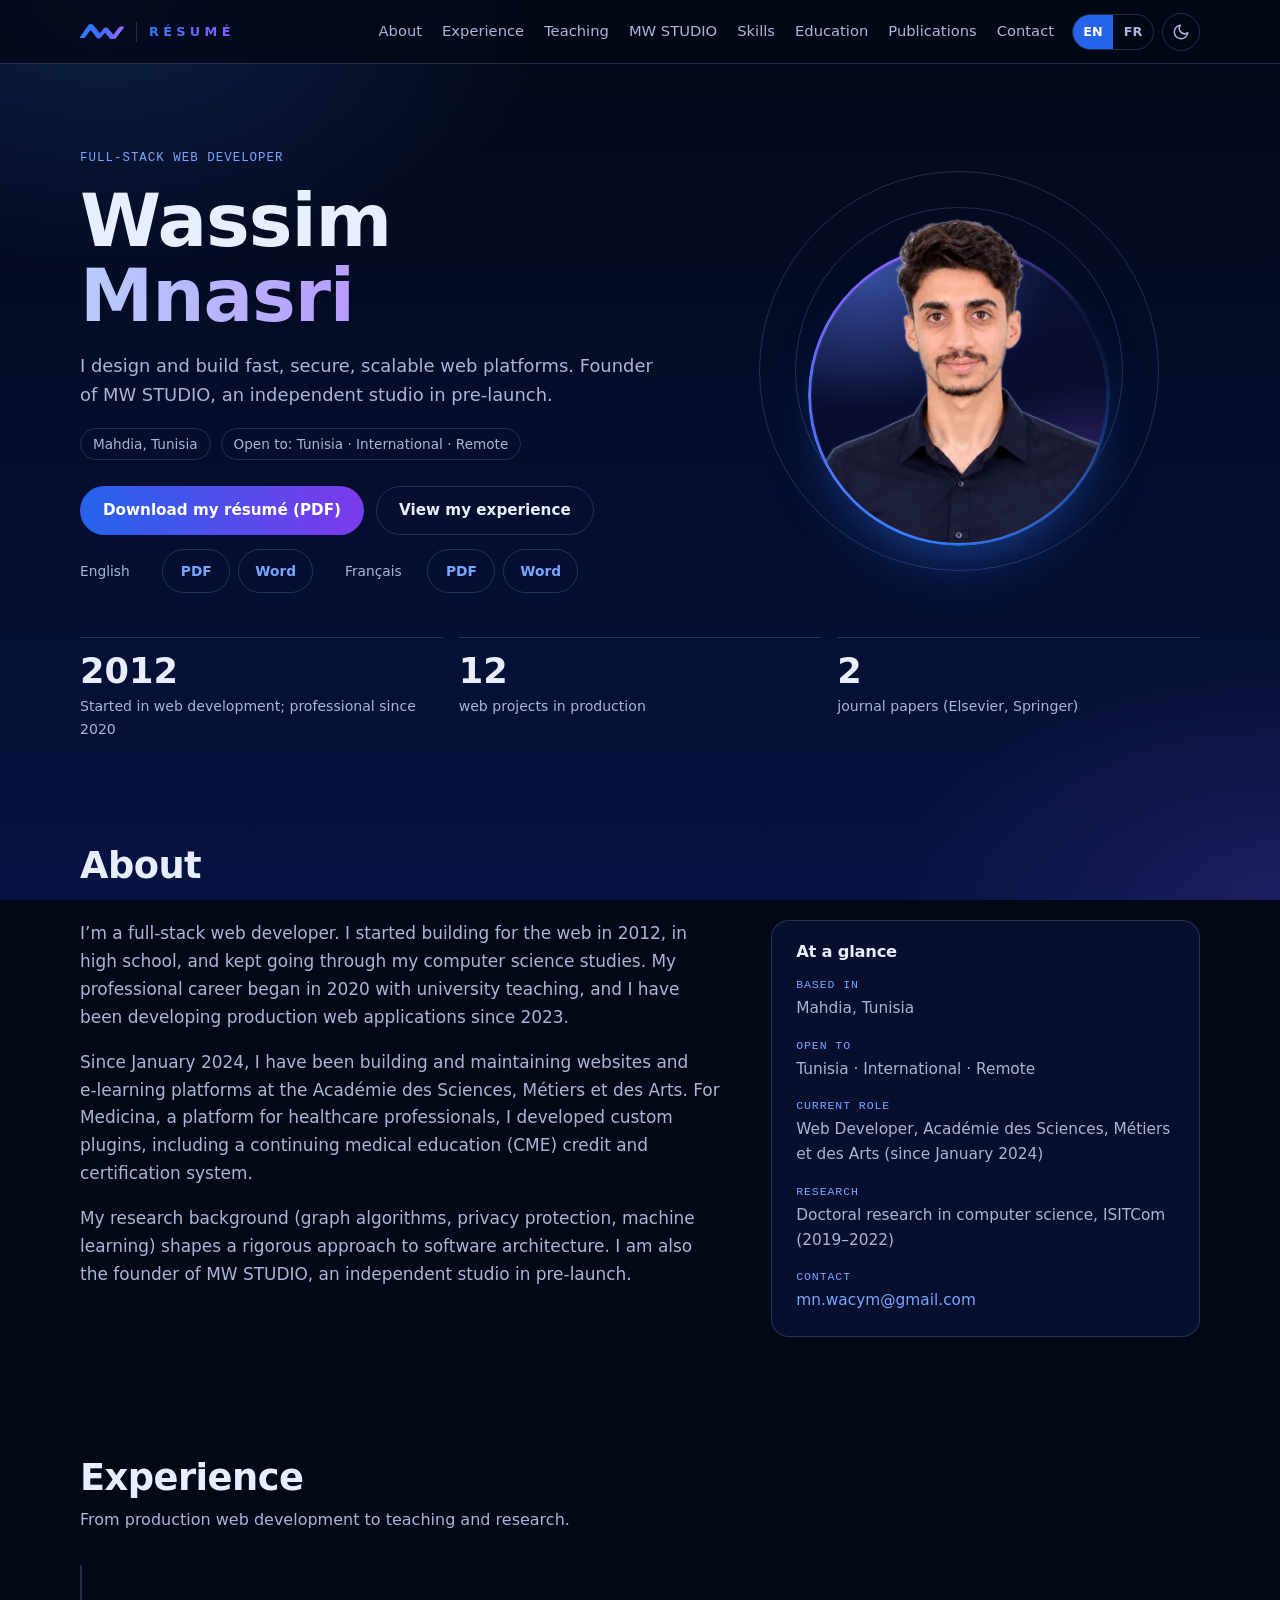
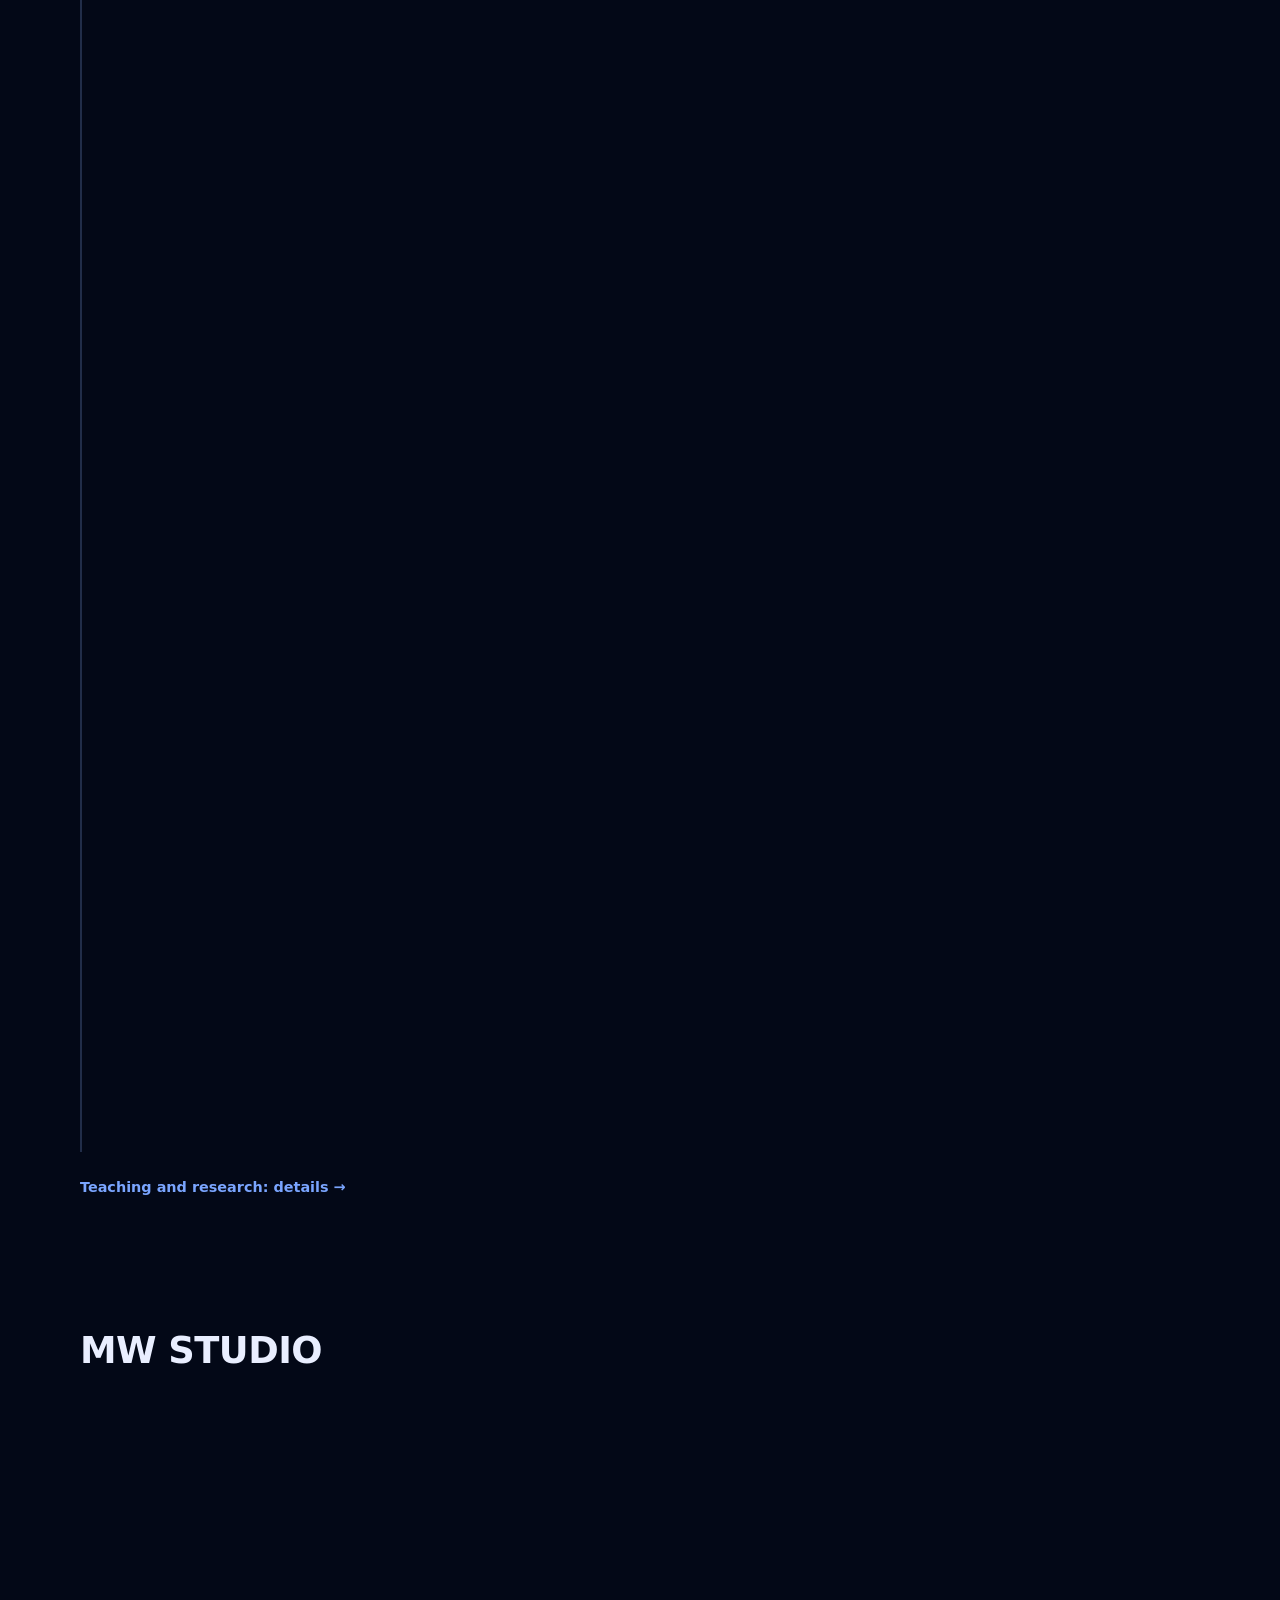
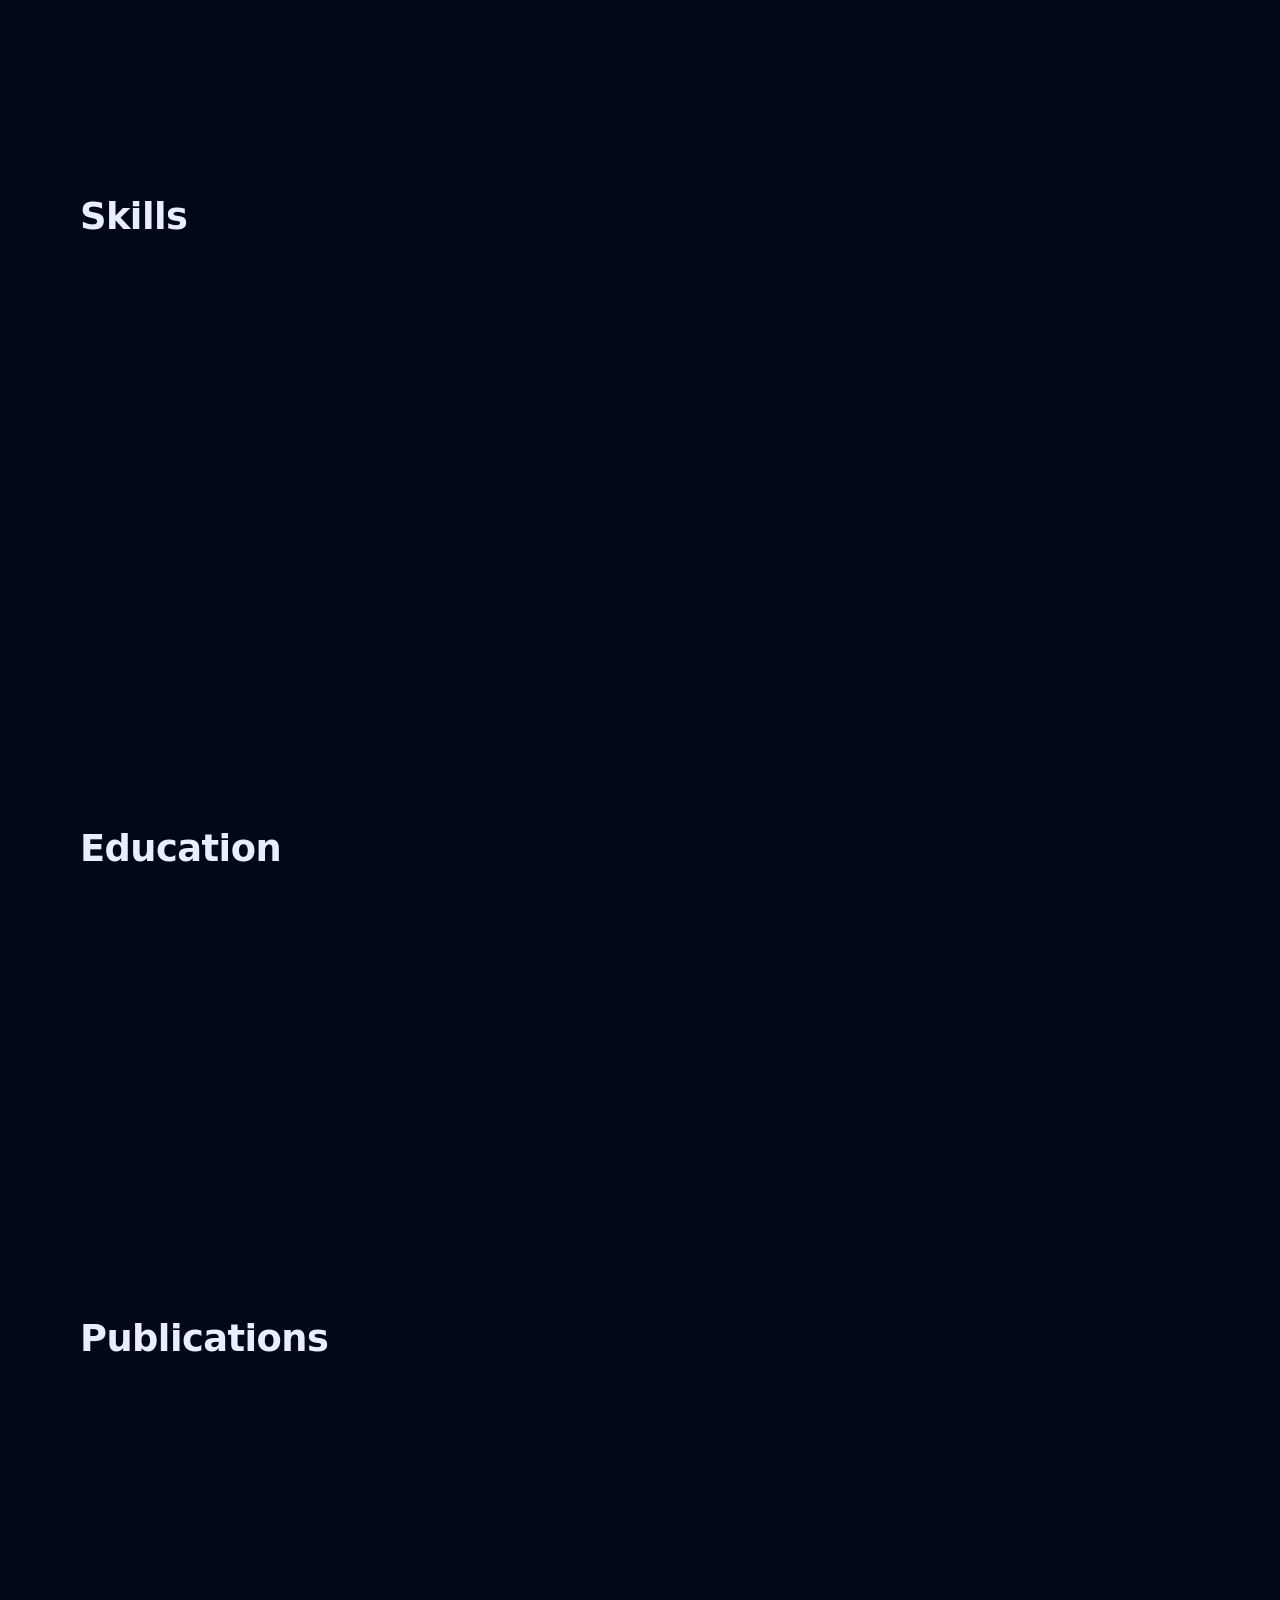
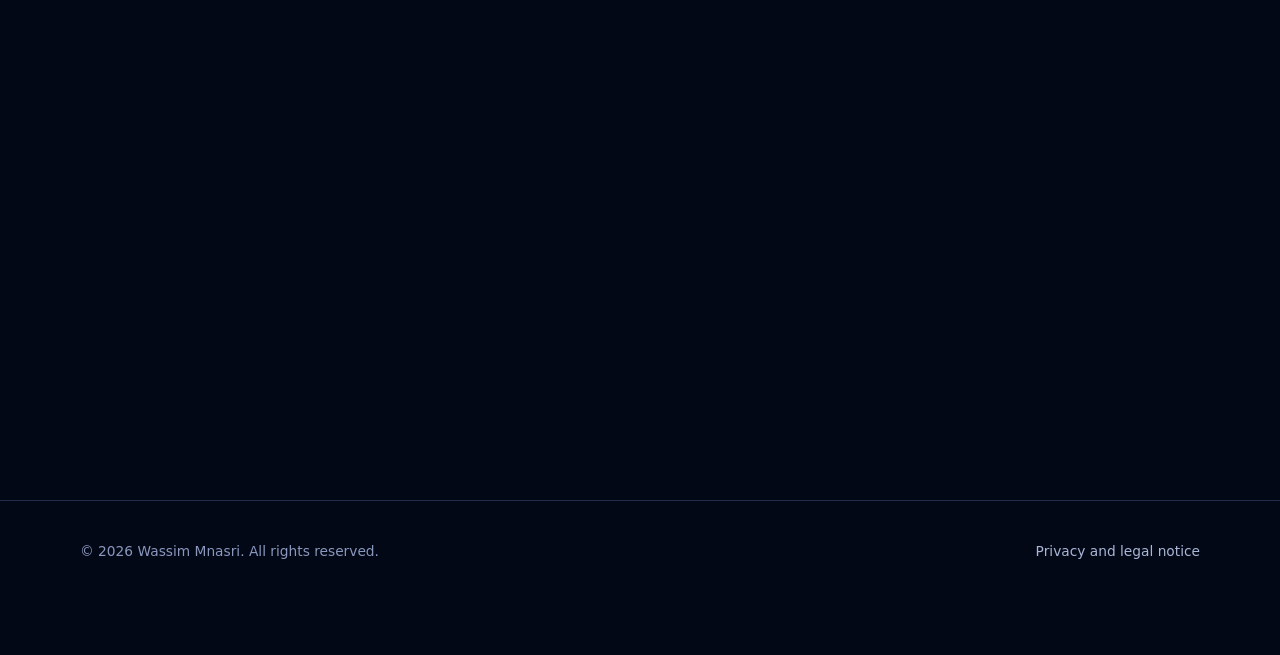
<file: index.html>
<!DOCTYPE html>
<html lang="en" data-theme="dark">
<head>
  <meta charset="utf-8">
  <meta name="viewport" content="width=device-width, initial-scale=1, viewport-fit=cover">
  <title>Wassim Mnasri | Full-Stack Web Developer</title>
  <meta name="description" content="Full-stack web developer building secure, scalable web platforms and e-learning systems, with a computer science research background. Founder of MW STUDIO.">
  <meta name="robots" content="index, follow, max-image-preview:large">
  <link rel="canonical" href="https://wassimmnasri.github.io/portfolio/">
  <link rel="alternate" hreflang="en" href="https://wassimmnasri.github.io/portfolio/">
  <link rel="alternate" hreflang="fr" href="https://wassimmnasri.github.io/portfolio/fr/">
  <link rel="alternate" hreflang="x-default" href="https://wassimmnasri.github.io/portfolio/">
  <meta http-equiv="Content-Security-Policy" content="default-src 'none'; img-src 'self'; style-src 'self'; script-src 'self' 'sha256-yPvHXJghRLAj0OrNqjdUqMPTtrPxB69PD2VjcPvON/g='; base-uri 'none'; form-action 'none'">
  <meta name="referrer" content="strict-origin-when-cross-origin">
  <meta name="color-scheme" content="dark light">
  <meta name="theme-color" content="#030817">
  <meta property="og:type" content="website">
  <meta property="og:site_name" content="Wassim Mnasri">
  <meta property="og:title" content="Wassim Mnasri | Full-Stack Web Developer">
  <meta property="og:description" content="Full-stack web developer building secure, scalable web platforms and e-learning systems, with a computer science research background. Founder of MW STUDIO.">
  <meta property="og:url" content="https://wassimmnasri.github.io/portfolio/">
  <meta property="og:locale" content="en_US">
  <meta property="og:locale:alternate" content="fr_FR">
  <meta property="og:image" content="https://wassimmnasri.github.io/portfolio/assets/img/og-image-en.jpg">
  <meta property="og:image:width" content="1200">
  <meta property="og:image:height" content="630">
  <meta property="og:image:alt" content="Wassim Mnasri, full-stack web developer">
  <meta name="twitter:card" content="summary_large_image">
  <meta name="twitter:title" content="Wassim Mnasri | Full-Stack Web Developer">
  <meta name="twitter:description" content="Full-stack web developer building secure, scalable web platforms and e-learning systems, with a computer science research background. Founder of MW STUDIO.">
  <meta name="twitter:image" content="https://wassimmnasri.github.io/portfolio/assets/img/og-image-en.jpg">
  <link rel="icon" href="assets/img/favicon.svg" type="image/svg+xml">
  <link rel="icon" href="assets/img/favicon-32.png" type="image/png" sizes="32x32">
  <link rel="apple-touch-icon" href="assets/img/apple-touch-icon.png">
  <link rel="stylesheet" href="assets/style.css">
  <script>document.documentElement.classList.add("js");try{var t=localStorage.getItem("mw-theme");if(t==="light"||t==="dark"){document.documentElement.setAttribute("data-theme",t)}}catch(e){}</script>
  <script src="assets/main.js" defer></script>
  <script type="application/ld+json">
{
  "@context": "https://schema.org",
  "@type": "ProfilePage",
  "inLanguage": "en",
  "mainEntity": {
    "@type": "Person",
    "@id": "https://wassimmnasri.github.io/portfolio/#person",
    "name": "Wassim Mnasri",
    "jobTitle": "Full-stack web developer",
    "description": "Full-stack web developer building secure, scalable web platforms and e-learning systems, with a computer science research background. Founder of MW STUDIO.",
    "url": "https://wassimmnasri.github.io/portfolio/",
    "image": "https://wassimmnasri.github.io/portfolio/assets/img/portrait-672.webp",
    "address": {
      "@type": "PostalAddress",
      "addressLocality": "Mahdia",
      "addressCountry": "TN"
    },
    "knowsLanguage": [
      "ar",
      "fr",
      "en",
      "es"
    ],
    "sameAs": [
      "https://www.linkedin.com/in/wassim-m-nasri/",
      "https://github.com/WassimMNASRI",
      "https://scholar.google.com/citations?user=VK-XghAAAAAJ&hl=en",
      "https://mwstudio.tn"
    ]
  }
}
  </script>
</head>
<body id="top">
  <svg class="sprite" aria-hidden="true" focusable="false"><defs><linearGradient id="mw-grad" gradientUnits="userSpaceOnUse" x1="105" y1="0" x2="980" y2="0"><stop offset="0" stop-color="#2f7bff"/><stop offset=".5" stop-color="#3f6bff"/><stop offset="1" stop-color="#a06bff"/></linearGradient><path id="mw-mark" d="M306.5 11.2C304.6 11.4 302.6 11.8 300.8 12.3C298.4 12.8 296 13.6 293.8 14.4C292 15 290.2 15.7 288.5 16.5C287.1 17.1 285.8 17.8 284.5 18.5C283 19.4 281.6 20.3 280.2 21.2C279 22 277.9 22.9 276.8 23.8C275.6 24.8 274.5 25.7 273.5 26.8C272.1 28.2 270.8 29.7 269.5 31.2C268 33.2 266.5 35.2 265 37.2C259.7 44.5 254.6 51.9 249.5 59.2C246.3 63.8 243.3 68.5 240.1 73C227.5 91.1 214.7 109.1 202.2 127.3C183.9 153.8 165.6 180.4 147.4 207C137.2 221.7 126.8 236.3 116.6 251C114 254.8 111.3 258.6 108.9 262.5C108.3 263.6 107.6 264.6 107.1 265.8C106.7 266.7 106.3 267.7 106 268.8C105.7 270 105.6 271.3 105.5 272.5C105.5 273.2 105.5 274 105.5 274.8C105.6 275.9 105.7 277.1 106 278.2C106.2 278.8 106.3 279.4 106.6 280C106.9 280.8 107.4 281.7 107.9 282.5C108.4 283.2 108.9 283.9 109.5 284.5C110.3 285.3 111.1 286.1 112 286.7C112.6 287.1 113.3 287.4 114 287.8C114.9 288.2 116 288.5 117 288.8C118.9 289.2 120.8 289.4 122.8 289.5C140.8 290.3 159.7 290.3 177.8 289.5C178.9 289.4 180.1 289.4 181.3 289.3C183.2 289.1 185.1 288.8 187 288.5C188.1 288.2 189.2 287.9 190.3 287.6C192 287.1 193.7 286.4 195.3 285.6C196.5 285 197.6 284.3 198.8 283.6C200.1 282.6 201.3 281.6 202.5 280.5C203.4 279.7 204.2 278.9 205 278C206 277 206.9 275.9 207.8 274.8C226.1 251.5 242.9 226.9 260.5 203C264.9 197 269.3 191.2 273.8 185.2C285.3 169.9 296.1 154 307.7 138.8C310 135.7 312.3 132.5 314.9 129.8C315.4 129.2 315.9 128.4 316.5 128C316.9 127.8 317.2 127.5 317.6 127.5C318 127.5 318 127.8 318.2 128C318.5 128.4 318.2 129.7 318.4 130.2C318.6 131.1 318.9 131.8 319.3 132.5C320.5 134.5 322.4 136.2 323.8 138C326.8 142 329.5 146.3 332.5 150.3C358.9 184.8 385.7 219 412.1 253.5C416.7 259.6 421.6 265.5 426.3 271.5C428.4 274.2 430.6 276.8 433 279.2C434.4 280.7 435.9 282.1 437.5 283.4C439.4 285 441.4 286.4 443.5 287.7C445.5 289 447.6 290.2 449.8 291.2C452.5 292.5 455.6 293.5 458.5 294.4C460.6 295 462.8 295.5 465 295.9C466.6 296.1 468.2 296.3 469.8 296.5C472 296.8 474.3 297 476.5 297C479.4 297 482.4 296.8 485.2 296.4C486.4 296.2 487.6 296 488.8 295.7C490.3 295.4 491.8 295 493.3 294.6C494.7 294.2 496.1 293.7 497.5 293.2C500.1 292.2 502.6 290.9 505 289.5C506.9 288.5 508.7 287.3 510.5 286.1C512.3 284.8 513.9 283.5 515.5 282C519 278.7 522.2 275.1 525.3 271.5C530.9 265.2 536.4 258.9 541.8 252.5C545.2 248.6 548.3 244.4 551.7 240.5C553.8 238.1 556.2 235.9 558.3 233.5C563 228.2 567.8 222.9 572.4 217.5C579.6 209 586.7 200.1 594.1 191.8C596.1 189.5 598.6 187.6 600.4 185.2C600.8 184.8 601.2 184.3 601.5 183.8C601.8 183.2 601.8 182 602.3 181.6C602.5 181.4 602.6 181.2 602.8 181.2C603 181.1 603 181.1 603.3 181.1C603.9 181.2 604.3 181.7 604.8 182C606.6 183.3 608.3 185.7 609.7 187.5C630.7 213.2 651.4 239.2 671.9 265.2C681 276.8 689.9 288.7 699.3 300C700 300.8 700.6 301.5 701.3 302.2C702.3 303.4 703.5 304.6 704.8 305.6C706.3 307 707.9 308.3 709.5 309.5C711.1 310.7 712.8 311.8 714.5 312.9C717 314.4 719.6 315.8 722.2 317.1C724.6 318.2 727 319.1 729.5 319.9C732.5 320.8 735.6 321.8 738.8 322.5C740.6 322.9 742.4 323.1 744.2 323.3C745.7 323.5 747.3 323.6 748.8 323.8C751.1 323.9 753.6 324.1 756 324C758.9 323.9 761.9 323.7 764.8 323.3C767.4 323 770.1 322.6 772.8 321.9C774 321.6 775.3 321.3 776.5 320.9C779 320.1 781.5 319.2 784 318.2C785.6 317.6 787.2 316.9 788.8 316.1C790.2 315.3 791.6 314.5 793 313.7C794.5 312.8 796 311.8 797.5 310.7C799.3 309.4 801.1 308 802.8 306.6C804.3 305.3 805.8 303.9 807.2 302.5C808.6 301.1 809.9 299.5 811.2 298C834.6 269.6 856.2 239.6 879.1 210.8C880.7 208.6 882.5 206.6 884.2 204.5C901.1 183.3 917.4 161.5 934.3 140.2C936.7 137.1 939.4 134.1 941.8 131C952.7 117.2 963.8 103.4 974.2 89.2C975.3 87.8 976.3 86.3 977.1 84.8C977.8 83.3 978.4 81.8 978.8 80.3C979.1 78.9 979.4 77.4 979.4 76C979.5 74.4 979.2 72.6 978.8 71C978.5 70.2 978.3 69.5 977.9 68.8C977.6 68.2 977.3 67.5 976.9 67C976.4 66.2 975.7 65.4 975 64.8C974.4 64.1 973.7 63.6 973 63.1C971.9 62.3 970.7 61.8 969.5 61.3C968.5 61 967.3 60.8 966.2 60.6C965.3 60.4 964.3 60.3 963.3 60.2C945.6 59.3 926.6 59.1 909 60.2C906.9 60.4 904.8 60.8 902.8 61.3C901.5 61.6 900.2 61.9 899 62.3C897.9 62.7 896.8 63.2 895.8 63.7C894.5 64.3 893.2 65 892 65.8C890.7 66.8 889.4 67.8 888.2 69C886.4 70.9 884.7 73.1 883 75.3C855.8 109.9 829.2 145 802 179.8C792.2 192.3 783.1 205.3 773.3 217.8C772.5 218.7 771 221.3 770 221.9C769.6 222.1 769.4 222.3 769 222.3C768.5 222.2 768.1 221.9 767.8 221.7C767 221.2 766.4 220.4 765.9 219.8C745.8 197.9 728.1 173.4 709.1 150.5C696.5 135.2 683.8 119.9 670.9 104.8C669 102.6 667.1 100.4 665 98.5C664 97.6 663 96.7 662 95.8C660.5 94.6 658.9 93.3 657.2 92.2C655.6 91 653.8 89.9 652 88.8C650.3 87.8 648.5 86.8 646.8 85.9C645 85 643.1 84.3 641.2 83.6C639.5 83 637.8 82.4 636 82C634.4 81.5 632.9 81.1 631.2 80.9C629.6 80.6 627.9 80.4 626.3 80.2C624.1 80 621.9 79.8 619.8 79.8C617.9 79.7 616.1 79.9 614.2 80C612.2 80.1 610.1 80.3 608 80.6C605.4 81 602.8 81.7 600.3 82.4C597.6 83.2 595 84.2 592.5 85.3C590.7 86.1 589 86.9 587.2 87.9C585.7 88.7 584.2 89.7 582.8 90.7C581 92 579.4 93.3 577.7 94.7C575.8 96.4 573.9 98.3 572.2 100.3C569 103.9 566.1 107.7 563.1 111.5C550 128 537.3 144.8 524.5 161.5C519 168.8 513.7 176.3 508 183.5C506.6 185.3 505 186.9 503.6 188.8C502.9 189.6 502.2 191.4 501.3 192C501 192.2 500.9 192.5 500.5 192.5C500.2 192.5 500 192.5 499.8 192.4C499.2 192.3 498.9 191.8 498.5 191.5C497.7 190.9 497 189.8 496.3 189C487.2 178 478.6 166.6 469.7 155.5C449.6 130.4 429.2 105.3 408.4 80.8C397 67.2 385.8 53.5 374.4 40C371 36 367.6 32 364 28.2C363.1 27.4 362.2 26.5 361.2 25.7C359.2 23.9 356.9 22.2 354.5 20.8C352.2 19.4 349.9 18.1 347.5 16.9C345.2 15.9 342.9 15 340.5 14.2C338.4 13.4 336.2 12.8 334 12.2C332 11.8 330 11.4 328 11.2C325.9 10.9 323.8 10.6 321.8 10.5C319.3 10.4 316.7 10.4 314.3 10.5C311.7 10.6 309 10.8 306.5 11.2Z"/></defs></svg>
  <a class="skip-link" href="#main">Skip to content</a>
  <header class="site-header">
    <div class="wrap bar">
      <a class="brand" href="./" aria-label="Wassim Mnasri, résumé: home"><svg class="mark" viewBox="105 9 875 316" aria-hidden="true" focusable="false"><use href="#mw-mark" fill="url(#mw-grad)"/></svg><span class="brand-sep" aria-hidden="true"></span><span class="brand-word" aria-hidden="true">Résumé</span></a>
      <nav class="nav" id="site-nav" aria-label="Main navigation">
        <a href="#about">About</a>
        <a href="#experience">Experience</a>
        <a href="teaching/">Teaching</a>
        <a href="#studio">MW STUDIO</a>
        <a href="#skills">Skills</a>
        <a href="#education">Education</a>
        <a href="#publications">Publications</a>
        <a href="#contact">Contact</a>
      </nav>
      <div class="tools">
        <div class="lang" role="group" aria-label="Language">
          <a href="./" hreflang="en" lang="en" aria-current="true">EN</a>
          <a href="fr/" hreflang="fr" lang="fr">FR</a>
        </div>
        <button class="icon-btn" id="theme-toggle" type="button" aria-label="Switch between light and dark theme"><svg class="icon-moon" viewBox="0 0 24 24" fill="none" stroke="currentColor" stroke-width="2" stroke-linecap="round" stroke-linejoin="round" aria-hidden="true"><path d="M21 12.8A9 9 0 1 1 11.2 3a7 7 0 0 0 9.8 9.8z"/></svg><svg class="icon-sun" viewBox="0 0 24 24" fill="none" stroke="currentColor" stroke-width="2" stroke-linecap="round" aria-hidden="true"><circle cx="12" cy="12" r="4"/><path d="M12 2v2M12 20v2M4.9 4.9l1.4 1.4M17.7 17.7l1.4 1.4M2 12h2M20 12h2M4.9 19.1l1.4-1.4M17.7 6.3l1.4-1.4"/></svg></button>
        <button class="icon-btn menu-btn" id="menu-toggle" type="button" aria-expanded="false" aria-controls="site-nav" aria-label="Menu"><svg viewBox="0 0 24 24" fill="none" stroke="currentColor" stroke-width="2" stroke-linecap="round" aria-hidden="true"><path d="M4 7h16M4 12h16M4 17h16"/></svg></button>
      </div>
    </div>
  </header>

  <main id="main">
    <section class="hero" aria-labelledby="hero-title">
      <div class="wrap">
        <div class="hero-grid">
          <div class="hero-copy">
            <p class="eyebrow"><span class="nb">Full-stack</span> web developer</p>
            <h1 id="hero-title">Wassim <span class="grad">Mnasri</span></h1>
            <p class="lead">I design and build fast, secure, scalable web platforms. Founder of MW STUDIO, an independent studio in <span class="nb">pre-launch</span>.</p>
            <ul class="chips-row">
              <li>Mahdia, Tunisia</li>
              <li>Open to: Tunisia · International · Remote</li>
            </ul>
            <div class="cta">
              <a class="btn btn-primary" href="cv/Wassim_Mnasri_CV_EN.pdf" download>Download my résumé (PDF)</a>
              <a class="btn" href="#experience">View my experience</a>
            </div>
            <ul class="cv-links" aria-label="Résumé downloads"><li><span class="cv-lang" lang="en">English</span><a class="cv-chip" href="cv/Wassim_Mnasri_CV_EN.pdf" download aria-label="Download résumé, English, PDF">PDF</a><a class="cv-chip" href="cv/Wassim_Mnasri_CV_EN.docx" download aria-label="Download résumé, English, Word">Word</a></li><li><span class="cv-lang" lang="fr">Français</span><a class="cv-chip" href="cv/Wassim_Mnasri_CV_FR.pdf" download aria-label="Download résumé, French, PDF">PDF</a><a class="cv-chip" href="cv/Wassim_Mnasri_CV_FR.docx" download aria-label="Download résumé, French, Word">Word</a></li></ul>
          </div>
          <div class="portrait">
            <div class="ring ring-a" aria-hidden="true"></div>
            <div class="ring ring-b" aria-hidden="true"></div>
            <div class="disc">
              <img src="assets/img/portrait-504.webp"
                   srcset="assets/img/portrait-336.webp 336w, assets/img/portrait-504.webp 504w, assets/img/portrait-672.webp 672w"
                   sizes="(max-width: 900px) 222px, 296px"
                   width="504" height="570" alt="Portrait of Wassim Mnasri" fetchpriority="high" decoding="async">
            </div>
          </div>
        </div>
        <ul class="stats">
          <li><span class="stat-n">2012</span><span class="stat-l">Started in web development; professional since 2020</span></li>
          <li><span class="stat-n">12</span><span class="stat-l">web projects in production</span></li>
          <li><span class="stat-n">2</span><span class="stat-l">journal papers (Elsevier, Springer)</span></li>
        </ul>
      </div>
    </section>

    <section class="section" id="about" aria-labelledby="about-title">
      <div class="wrap">
        <div class="section-head"><h2 id="about-title">About</h2></div>
        <div class="about">
          <div class="about-text">
          <p>I’m a <span class="nb">full-stack</span> web developer. I started building for the web in 2012, in high school, and kept going through my computer science studies. My professional career began in 2020 with university teaching, and I have been developing production web applications since 2023.</p>
          <p>Since January 2024, I have been building and maintaining websites and <span class="nb">e-learning</span> platforms at the Académie des Sciences, Métiers et des Arts. For Medicina, a platform for healthcare professionals, I developed custom plugins, including a continuing medical education (CME) credit and certification system.</p>
          <p>My research background (graph algorithms, privacy protection, machine learning) shapes a rigorous approach to software architecture. I am also the founder of MW STUDIO, an independent studio in <span class="nb">pre-launch</span>.</p>
          </div>
          <aside class="facts" aria-labelledby="facts-title">
            <h3 id="facts-title">At a glance</h3>
            <dl>
            <div><dt>Based in</dt><dd>Mahdia, Tunisia</dd></div>
            <div><dt>Open to</dt><dd>Tunisia · International · Remote</dd></div>
            <div><dt>Current role</dt><dd>Web Developer, Académie des Sciences, Métiers et des Arts (since January 2024)</dd></div>
            <div><dt>Research</dt><dd>Doctoral research in computer science, ISITCom (2019–2022)</dd></div>
            <div><dt>Contact</dt><dd><a href="mailto:mn.wacym@gmail.com">mn.wacym@gmail.com</a></dd></div>
            </dl>
          </aside>
        </div>
      </div>
    </section>

    <section class="section" id="experience" aria-labelledby="experience-title">
      <div class="wrap">
        <div class="section-head">
          <h2 id="experience-title">Experience</h2>
          <p class="section-sub">From production web development to teaching and research.</p>
        </div>
        <ol class="timeline">
        <li class="job reveal">
          <div class="job-date">Present</div>
          <div class="job-body">
            <h3>Founder</h3>
            <p class="org">MW STUDIO · independent studio (<span class="nb">pre-launch</span>)</p>
            <ul class="bullets">
              <li>Founding and building an independent studio in <span class="nb">pre-launch</span>.</li>
            </ul>
          </div>
        </li>
        <li class="job reveal">
          <div class="job-date">Jan. 2024 – Present</div>
          <div class="job-body">
            <h3>Web Developer</h3>
            <p class="org">Académie des Sciences, Métiers et des Arts (ASMA) · Hammam Sousse, Tunisia (hybrid)</p>
            <ul class="bullets">
              <li>Build, customize, and maintain 8 production websites: Medicina, HLS, Menana, Genoscale, IMSA, IMSA-Labs, VersaTech, and ASMA.</li>
              <li>Develop and optimize 4 <span class="nb">e-learning</span> platforms: ECN Claroline Healthcare, Universalis, PrepaPlus, and Netschool1.</li>
              <li>Medicina (a platform for healthcare professionals with a community network, <span class="nb">e-learning</span>, CME, and certification): built custom plugins, including a CME credit and certification system with gamification (levels, badges, certificates), a simple résumé builder (Medicina, Europass, ATS, and Canadian formats), a simple member map, and small utility plugins (accounting, user verification).</li>
              <li>Manage hosting, databases, and performance tuning; apply security, scalability, and SEO best practices (metadata, semantic headings, Schema.org, indexing).</li>
            </ul>
            <ul class="chips"><li>WordPress</li><li>Elementor</li><li>PHP</li><li>MySQL</li><li>BuddyPress</li><li>BuddyBoss</li><li>LMS</li><li>SEO</li><li>VPS</li></ul>
          </div>
        </li>
        <li class="job reveal">
          <div class="job-date">Mar. 2023 – Sept. 2023</div>
          <div class="job-body">
            <h3>Junior Full-Stack JavaScript Developer</h3>
            <p class="org">Glocal IT Solutions GmbH (Tunisian subsidiary: HOH Websolutions)</p>
            <ul class="bullets">
              <li>Built React.js interfaces (Bootstrap, MUI) and integrated Firebase (Authentication, Firestore, Hosting) for a real estate web application serving a German client (X-CITE Immo).</li>
              <li>Worked in an agile team using Git and Jira.</li>
            </ul>
            <ul class="chips"><li>JavaScript</li><li>React.js</li><li>Firebase</li><li>HTML</li><li>CSS</li><li>Bootstrap</li><li>MUI</li><li>Git</li><li>Jira</li></ul>
          </div>
        </li>
        <li class="job reveal">
          <div class="job-date">Oct. 2020 – July 2022</div>
          <div class="job-body">
            <h3>Contract Lecturer in Computer Science</h3>
            <p class="org">Higher Institute of Computer Science of Mahdia (ISIMA), University of Monastir · Oct. 2020 – July 2021</p>
            <p class="org">Faculty of Sciences and Techniques of Sidi Bouzid (FSTSBZ), University of Kairouan · Sept. 2021 – July 2022</p>
            <ul class="bullets">
              <li>Taught lectures, tutorials, and labs in object-oriented programming (Java), web technologies, distributed applications, algorithms, data structures, and programming (C).</li>
            </ul>
            <ul class="chips"><li>C</li><li>Java</li><li>Algorithms</li><li>Distributed systems</li><li>HTML</li><li>CSS</li><li>JavaScript</li><li>MySQL</li></ul>
          </div>
        </li>
        <li class="job reveal">
          <div class="job-date">Oct. 2020 – June 2021</div>
          <div class="job-body">
            <h3>IT Trainer</h3>
            <p class="org">Delta Institut de Formation</p>
            <ul class="bullets">
              <li>Delivered training in office software, image editing, video editing, and Linux basics.</li>
            </ul>
          </div>
        </li>
        <li class="job reveal">
          <div class="job-date">2016</div>
          <div class="job-body">
            <h3>Web Developer Intern</h3>
            <p class="org">Comguru agency · Sousse, Tunisia</p>
            <ul class="bullets">
              <li>Contributed to a healthcare <span class="nb">e-commerce</span> web application (HTML, CSS, JavaScript, Bootstrap, Node.js, Express.js, MongoDB).</li>
            </ul>
          </div>
        </li>
        </ol>
        <p class="section-more"><a class="card-link" href="teaching/">Teaching and research: details &rarr;</a></p>
      </div>
    </section>

    <section class="section" id="studio" aria-labelledby="studio-title">
      <div class="wrap">
        <div class="section-head"><h2 id="studio-title">MW STUDIO</h2></div>
        <div class="studio reveal">
          <div>
            <span class="badge">Pre-launch</span>
            <p>An independent studio, in <span class="nb">pre-launch</span> and not yet a registered company. Its ambition: to build professional, modular solutions that solve real problems.</p>
            <a class="card-link" href="https://mwstudio.tn" target="_blank" rel="noopener noreferrer">Visit mwstudio.tn &#8599;</a>
          </div>
          <div class="studio-mark" role="img" aria-label="MW STUDIO">
            <img class="mark-lg" src="assets/img/mw-logo.webp" width="560" height="176" alt="" loading="lazy" decoding="async">
            <span class="studio-word" aria-hidden="true"><span class="word"><span>S</span><span>T</span><span>U</span><span>D</span><span>I</span><span>O</span></span></span>
          </div>
        </div>
      </div>
    </section>

    <section class="section" id="skills" aria-labelledby="skills-title">
      <div class="wrap">
        <div class="section-head"><h2 id="skills-title">Skills</h2></div>
        <div class="grid">
        <div class="card reveal">
          <h3>Web development</h3>
          <ul class="chips"><li>PHP (object-oriented)</li><li>JavaScript (ES6+)</li><li>HTML5</li><li>CSS3</li><li>Sass</li><li>Bootstrap</li><li>MUI</li><li>AJAX</li><li>React.js</li></ul>
        </div>
        <div class="card reveal">
          <h3>Back end and data</h3>
          <ul class="chips"><li>Node.js</li><li>Express.js</li><li>REST APIs</li><li>MySQL</li><li>MongoDB</li><li>Firebase</li></ul>
        </div>
        <div class="card reveal">
          <h3>CMS and <span class="nb">e-learning</span></h3>
          <ul class="chips"><li>WordPress</li><li>Custom plugins</li><li>Elementor</li><li>ACF</li><li>CPT</li><li>WooCommerce</li><li>BuddyPress</li><li>BuddyBoss</li><li>LMS</li></ul>
        </div>
        <div class="card reveal">
          <h3>Tools and operations</h3>
          <ul class="chips"><li>Git</li><li>GitHub</li><li>Jira</li><li>Linux (basics)</li><li>VPS and cPanel</li><li>On-page SEO</li><li>Schema.org</li><li>Performance</li><li>Web security</li></ul>
        </div>
        <div class="card reveal">
          <h3>Research</h3>
          <ul class="chips"><li>Graph algorithms</li><li>Machine learning</li><li>Artificial intelligence</li><li>Privacy in social networks</li></ul>
        </div>
        <div class="card reveal">
          <h3>Languages</h3>
          <ul class="chips"><li>Arabic (native)</li><li>French (professional)</li><li>English (professional)</li><li>Spanish (academic)</li></ul>
        </div>
        </div>
      </div>
    </section>

    <section class="section" id="education" aria-labelledby="education-title">
      <div class="wrap">
        <div class="section-head"><h2 id="education-title">Education</h2></div>
        <div class="grid">
        <article class="card reveal">
          <p class="card-meta">2019 – 2022</p>
          <h3>Doctoral Research in Computer Science</h3>
          <p class="org">ISITCom · Hammam Sousse, Tunisia</p>
          <p>Focus: group-based influence maximization with privacy protection in social networks (artificial intelligence, machine learning, graph algorithms). MARS laboratory, SDM group. Three years enrolled; thesis not completed.</p>
        </article>
        <article class="card reveal">
          <p class="card-meta">2016 – 2019</p>
          <h3>Research Master’s Degree in Distributed Computing</h3>
          <p class="org">ISITCom · Hammam Sousse, Tunisia</p>
          <p>Thesis: a parallel algorithm based on influence trees to detect influential users in social networks.</p>
        </article>
        <article class="card reveal">
          <p class="card-meta">2013 – 2016</p>
          <h3>Bachelor’s Degree in Computer Science</h3>
          <p class="org">ISSAT Sousse · Tunisia</p>
          <p>Capstone project: a cross-platform web application for medical practices and pharmacies.</p>
        </article>
        </div>
      </div>
    </section>

    <section class="section" id="publications" aria-labelledby="publications-title">
      <div class="wrap">
        <div class="section-head"><h2 id="publications-title">Publications</h2></div>
        <div class="grid">
        <article class="card reveal">
          <p class="card-meta">Elsevier · Computer Science Review · 2021</p>
          <h3>New trends in influence maximization models</h3>
          <p>M. Azaouzi, W. Mnasri, L. B. Romdhane</p>
          <a class="card-link" href="https://doi.org/10.1016/j.cosrev.2021.100393" target="_blank" rel="noopener noreferrer">doi.org/10.1016/j.cosrev.2021.100393 &#8599;</a>
        </article>
        <article class="card reveal">
          <p class="card-meta">Springer · Applied Intelligence · 2021</p>
          <h3>Parallel social behavior-based algorithm for identification of influential users in social network</h3>
          <p>W. Mnasri, M. Azaouzi, L. B. Romdhane</p>
          <a class="card-link" href="https://doi.org/10.1007/s10489-021-02203-x" target="_blank" rel="noopener noreferrer">doi.org/10.1007/s10489-021-02203-x &#8599;</a>
        </article>
        </div>
      </div>
    </section>

    <section class="section" id="contact" aria-labelledby="contact-title">
      <div class="wrap">
        <div class="contact reveal">
          <h2 id="contact-title">Let’s work together</h2>
          <p class="section-sub">Partnerships, web projects, or opportunities: get in touch.</p>
          <div class="contact-actions">
            <a class="btn btn-primary" href="mailto:mn.wacym@gmail.com">mn.wacym@gmail.com</a>
            <a class="btn" href="tel:+21655613825">+216 55 613 825</a>
            <a class="btn" href="https://www.linkedin.com/in/wassim-m-nasri/" target="_blank" rel="noopener noreferrer">LinkedIn</a>
            <a class="btn" href="https://github.com/WassimMNASRI" target="_blank" rel="noopener noreferrer">GitHub</a>
            <a class="btn" href="https://scholar.google.com/citations?user=VK-XghAAAAAJ&hl=en" target="_blank" rel="noopener noreferrer">Google Scholar</a>
          </div>
          <ul class="cv-links" aria-label="Résumé downloads"><li><span class="cv-lang" lang="en">English</span><a class="cv-chip" href="cv/Wassim_Mnasri_CV_EN.pdf" download aria-label="Download résumé, English, PDF">PDF</a><a class="cv-chip" href="cv/Wassim_Mnasri_CV_EN.docx" download aria-label="Download résumé, English, Word">Word</a></li><li><span class="cv-lang" lang="fr">Français</span><a class="cv-chip" href="cv/Wassim_Mnasri_CV_FR.pdf" download aria-label="Download résumé, French, PDF">PDF</a><a class="cv-chip" href="cv/Wassim_Mnasri_CV_FR.docx" download aria-label="Download résumé, French, Word">Word</a></li></ul>
        </div>
      </div>
    </section>
  </main>

  <footer class="site-footer">
    <div class="wrap footer-row">
      <span>© 2026 Wassim Mnasri. All rights reserved.</span>
      <a href="privacy/">Privacy and legal notice</a>
    </div>
  </footer>
  <button class="to-top" id="to-top" type="button" aria-label="Back to top">&uarr;</button>
</body>
</html>
</file>
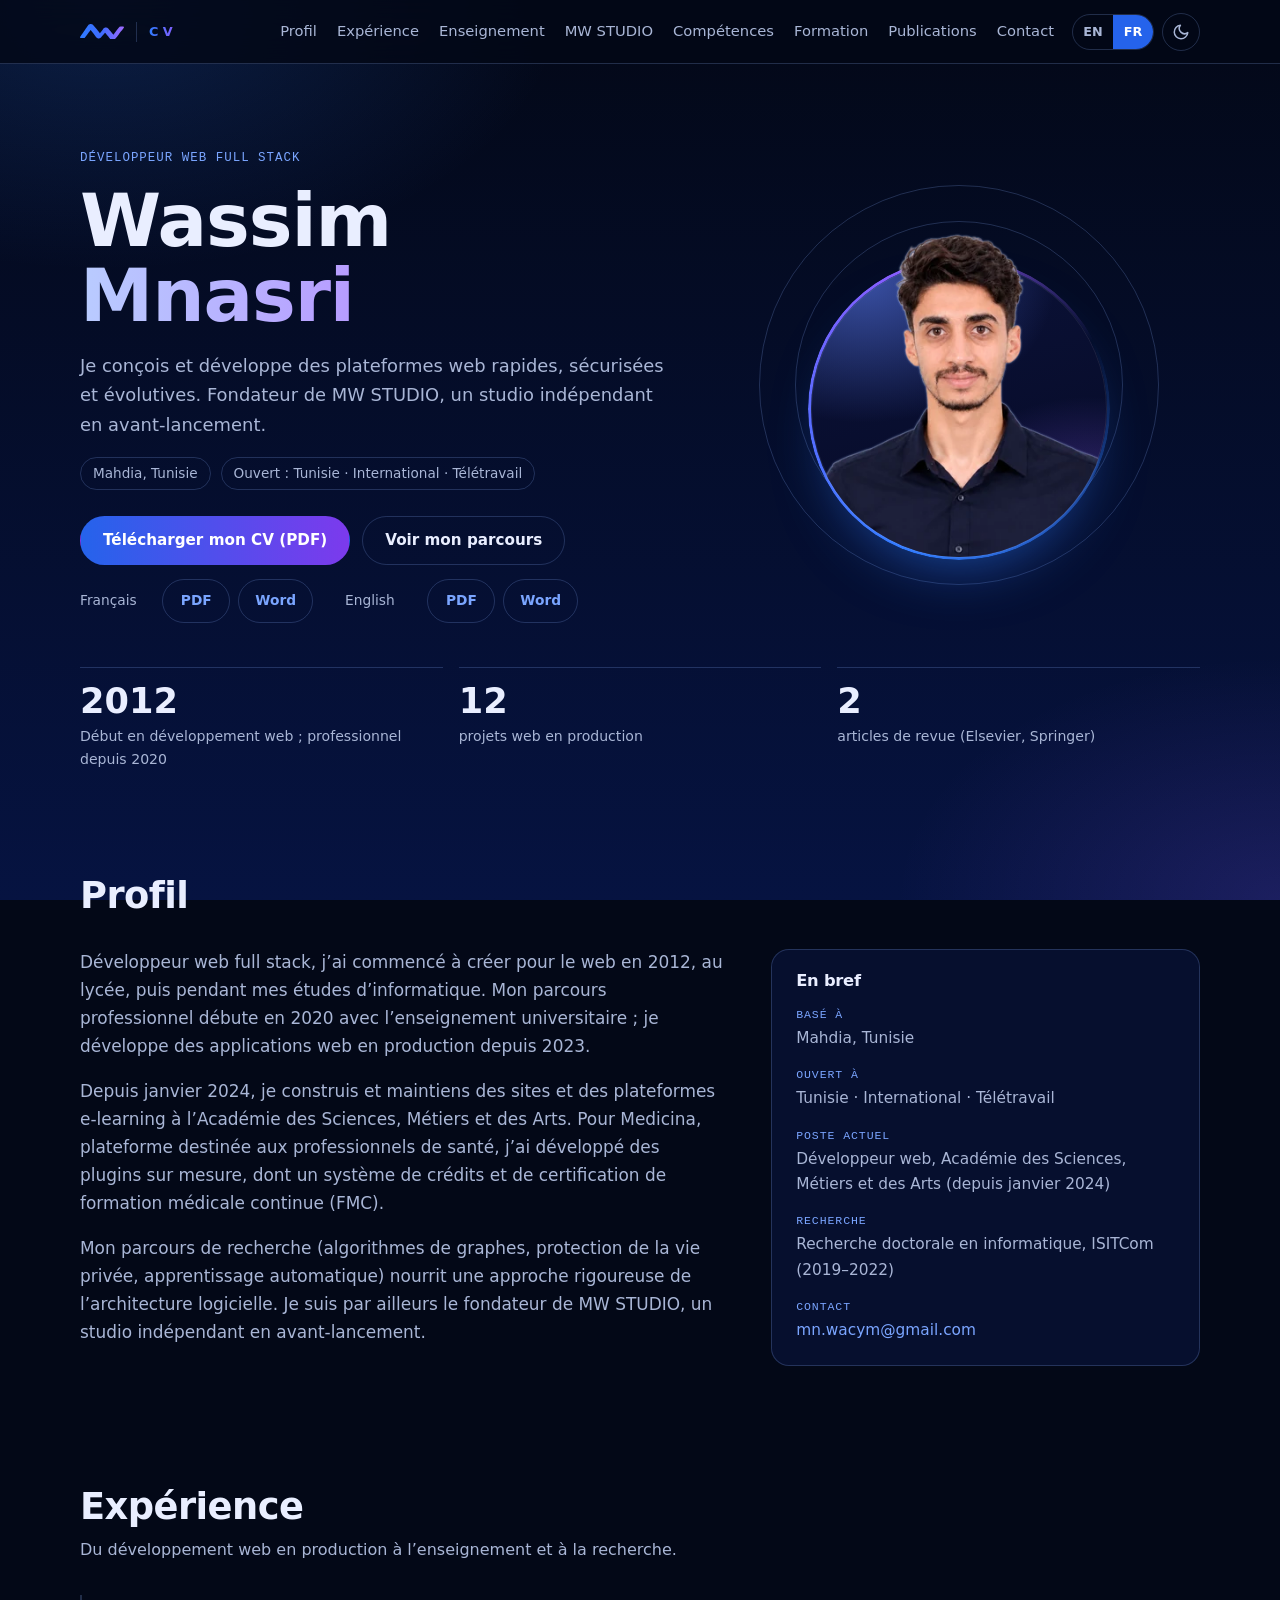
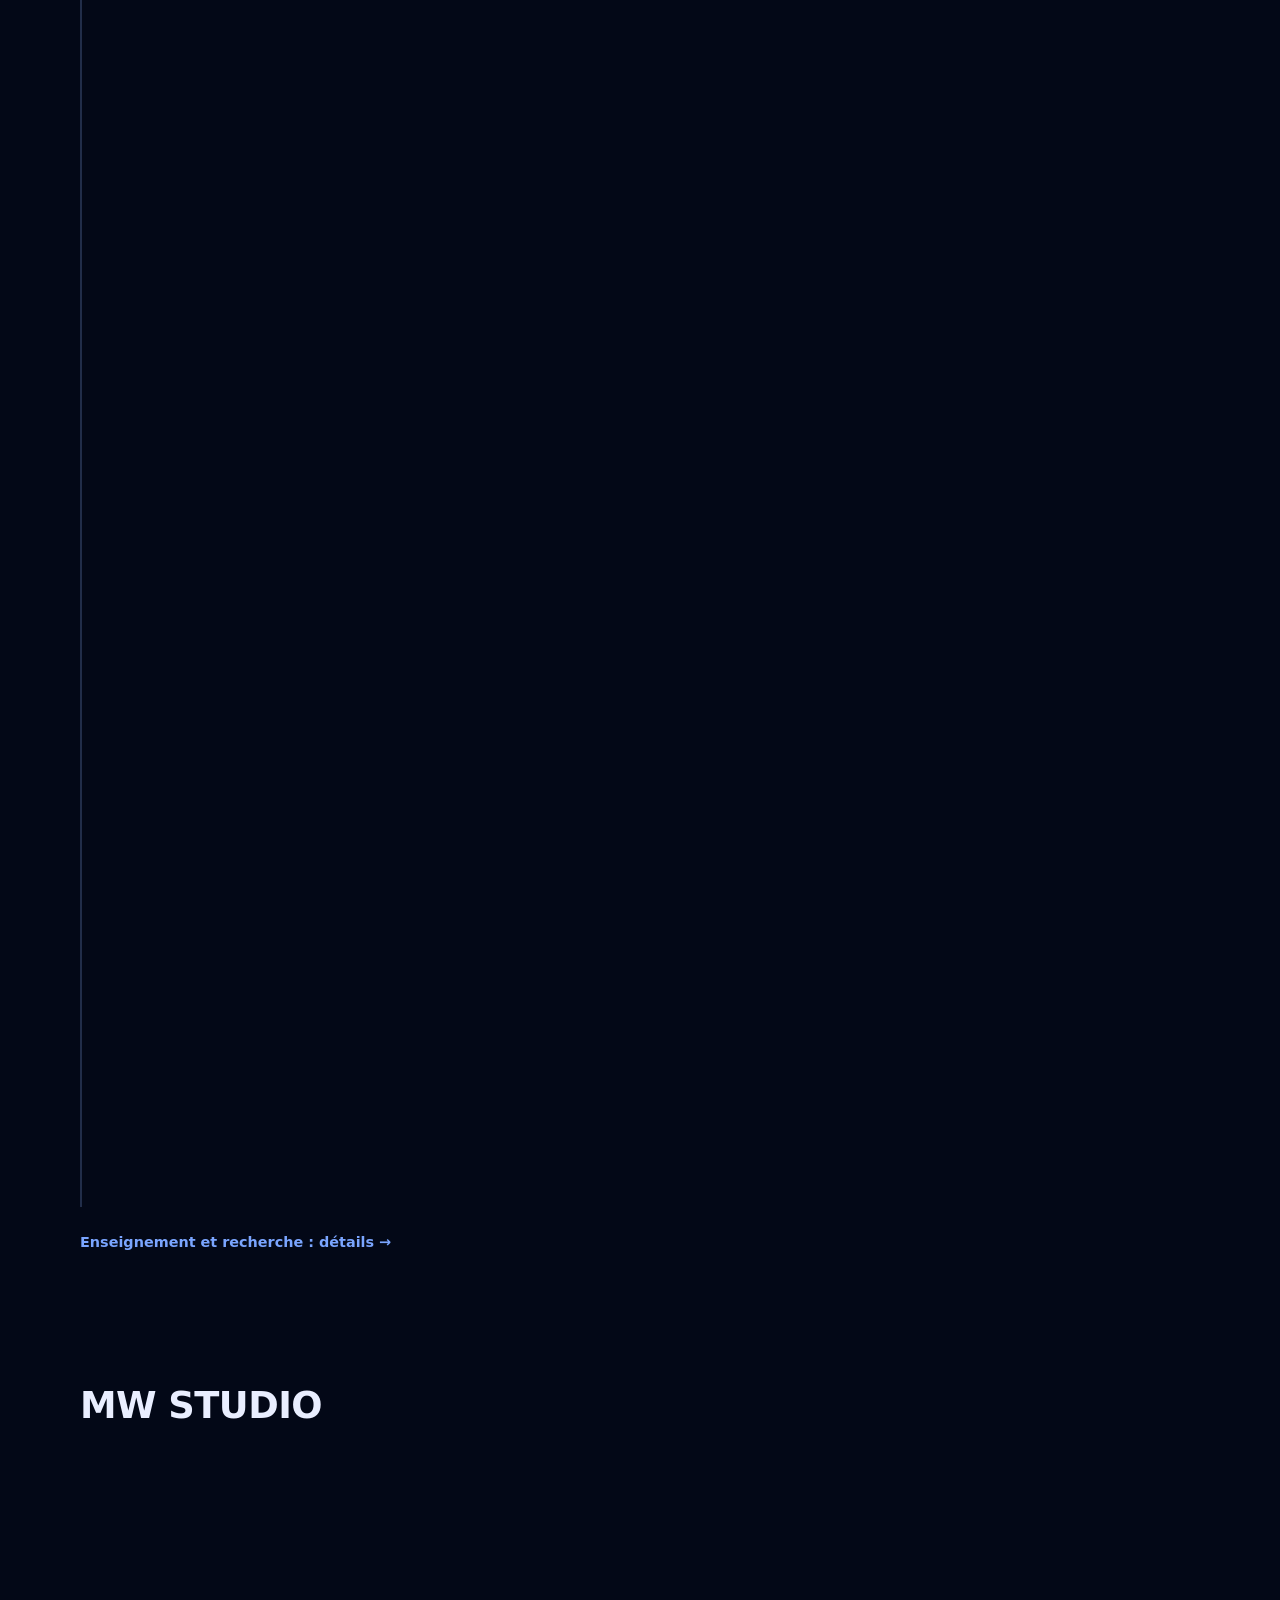
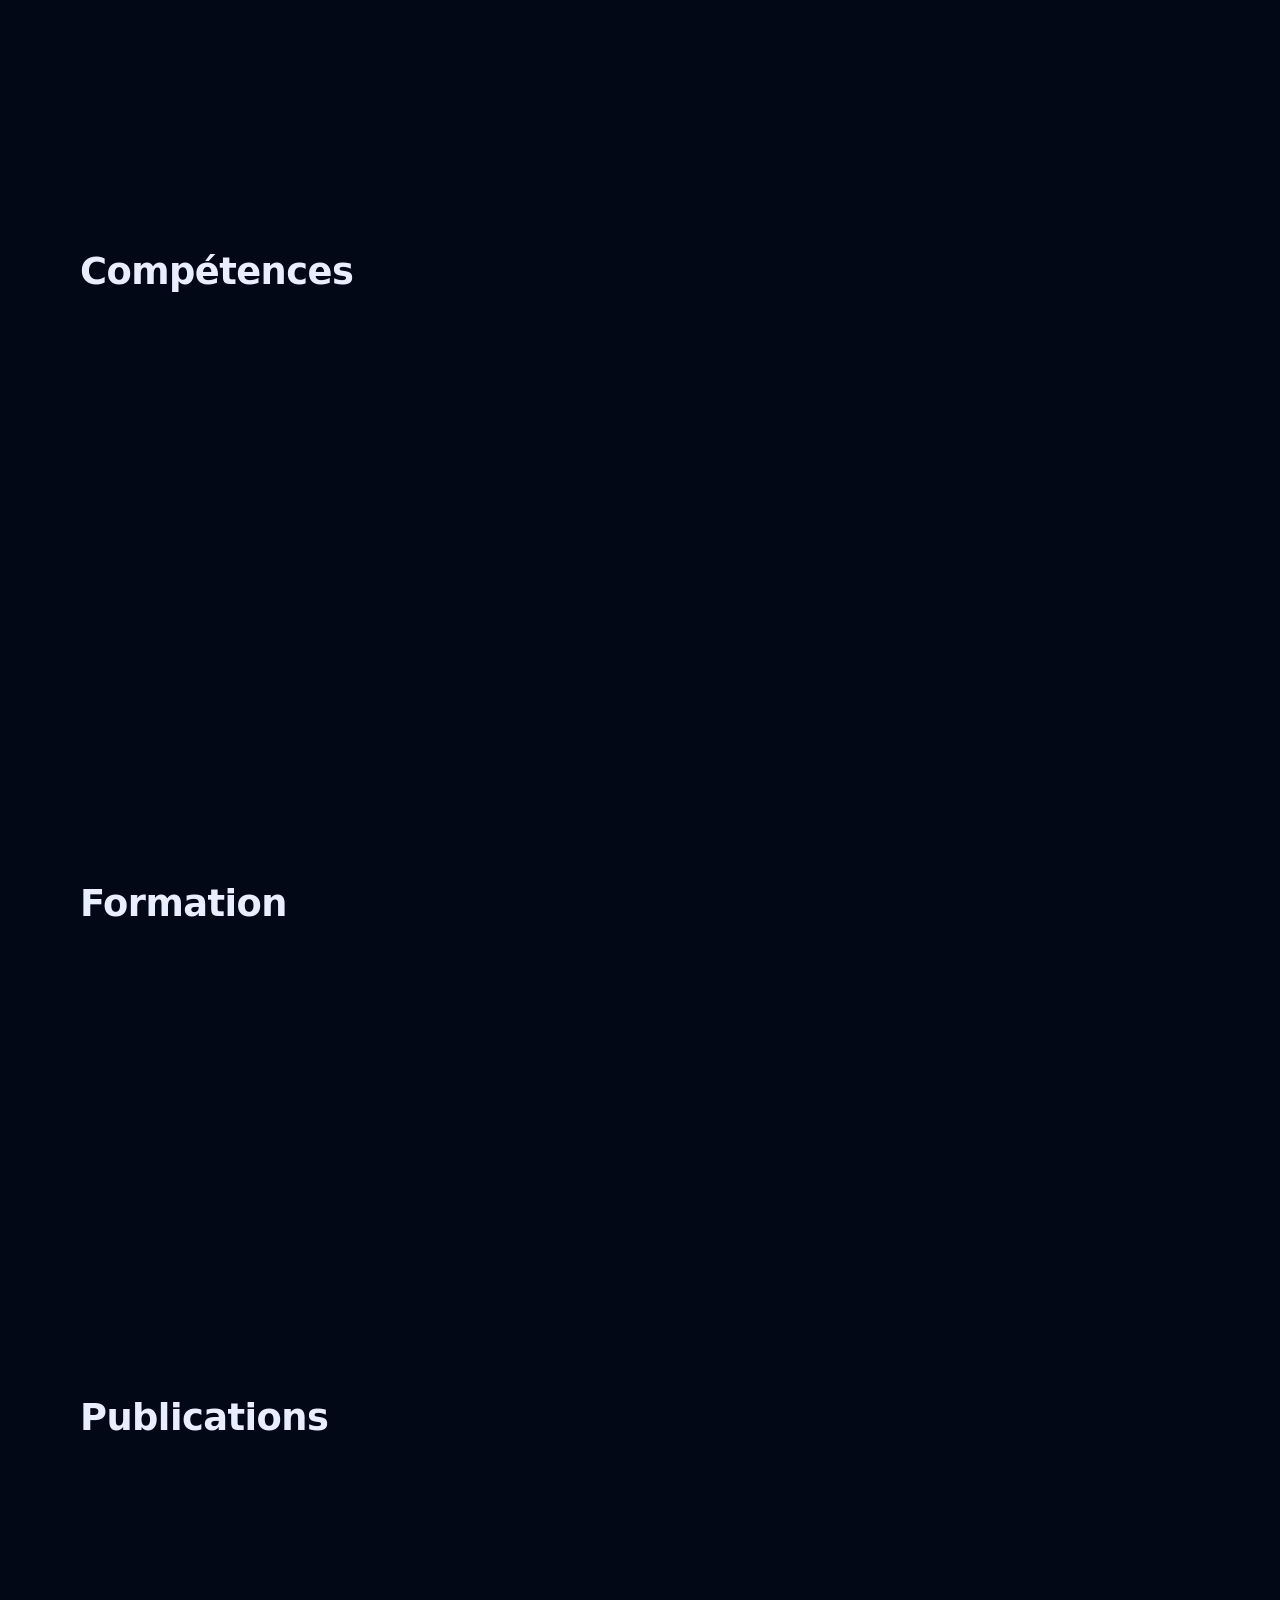
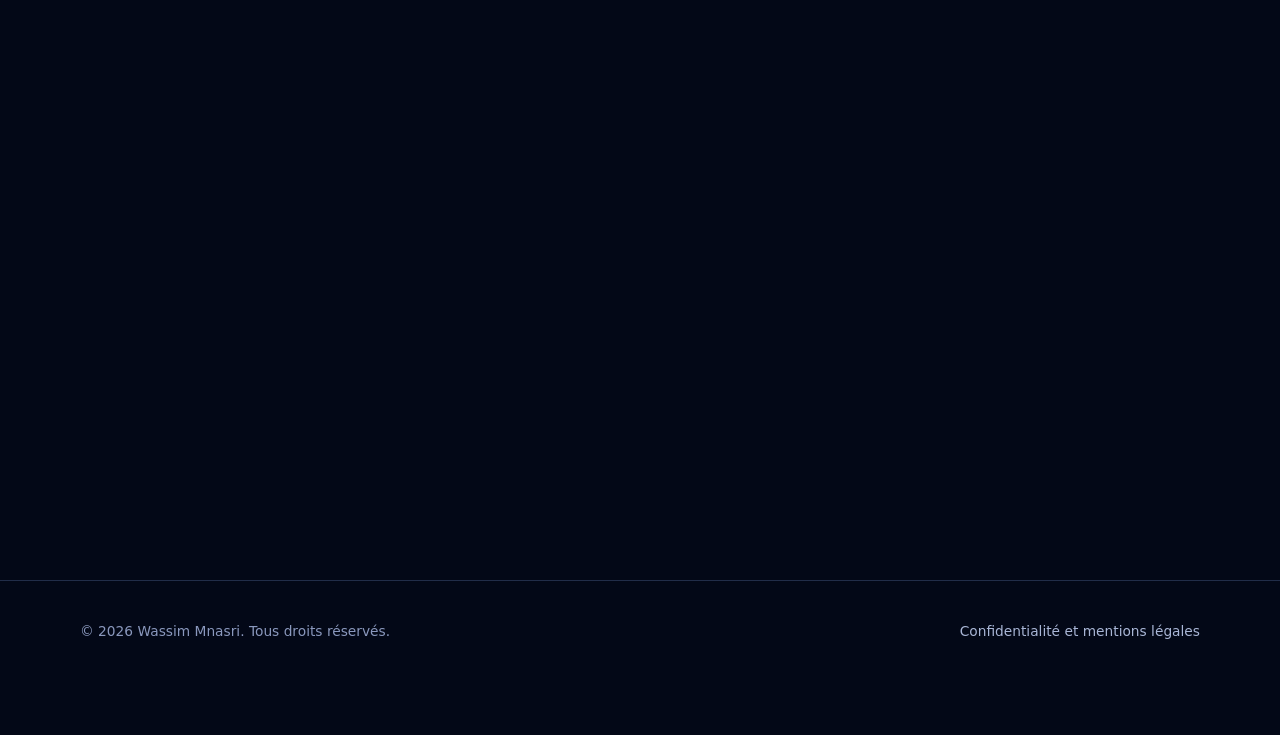
<file: fr/index.html>
<!DOCTYPE html>
<html lang="fr" data-theme="dark">
<head>
  <meta charset="utf-8">
  <meta name="viewport" content="width=device-width, initial-scale=1, viewport-fit=cover">
  <title>Wassim Mnasri | Développeur web full stack</title>
  <meta name="description" content="Développeur web full stack : plateformes web sécurisées et évolutives, e-learning et recherche en informatique. Fondateur de MW STUDIO.">
  <meta name="robots" content="index, follow, max-image-preview:large">
  <link rel="canonical" href="https://wassimmnasri.github.io/portfolio/fr/">
  <link rel="alternate" hreflang="en" href="https://wassimmnasri.github.io/portfolio/">
  <link rel="alternate" hreflang="fr" href="https://wassimmnasri.github.io/portfolio/fr/">
  <link rel="alternate" hreflang="x-default" href="https://wassimmnasri.github.io/portfolio/">
  <meta http-equiv="Content-Security-Policy" content="default-src 'none'; img-src 'self'; style-src 'self'; script-src 'self' 'sha256-yPvHXJghRLAj0OrNqjdUqMPTtrPxB69PD2VjcPvON/g='; base-uri 'none'; form-action 'none'">
  <meta name="referrer" content="strict-origin-when-cross-origin">
  <meta name="color-scheme" content="dark light">
  <meta name="theme-color" content="#030817">
  <meta property="og:type" content="website">
  <meta property="og:site_name" content="Wassim Mnasri">
  <meta property="og:title" content="Wassim Mnasri | Développeur web full stack">
  <meta property="og:description" content="Développeur web full stack : plateformes web sécurisées et évolutives, e-learning et recherche en informatique. Fondateur de MW STUDIO.">
  <meta property="og:url" content="https://wassimmnasri.github.io/portfolio/fr/">
  <meta property="og:locale" content="fr_FR">
  <meta property="og:locale:alternate" content="en_US">
  <meta property="og:image" content="https://wassimmnasri.github.io/portfolio/assets/img/og-image-fr.jpg">
  <meta property="og:image:width" content="1200">
  <meta property="og:image:height" content="630">
  <meta property="og:image:alt" content="Wassim Mnasri, développeur web full stack">
  <meta name="twitter:card" content="summary_large_image">
  <meta name="twitter:title" content="Wassim Mnasri | Développeur web full stack">
  <meta name="twitter:description" content="Développeur web full stack : plateformes web sécurisées et évolutives, e-learning et recherche en informatique. Fondateur de MW STUDIO.">
  <meta name="twitter:image" content="https://wassimmnasri.github.io/portfolio/assets/img/og-image-fr.jpg">
  <link rel="icon" href="../assets/img/favicon.svg" type="image/svg+xml">
  <link rel="icon" href="../assets/img/favicon-32.png" type="image/png" sizes="32x32">
  <link rel="apple-touch-icon" href="../assets/img/apple-touch-icon.png">
  <link rel="stylesheet" href="../assets/style.css">
  <script>document.documentElement.classList.add("js");try{var t=localStorage.getItem("mw-theme");if(t==="light"||t==="dark"){document.documentElement.setAttribute("data-theme",t)}}catch(e){}</script>
  <script src="../assets/main.js" defer></script>
  <script type="application/ld+json">
{
  "@context": "https://schema.org",
  "@type": "ProfilePage",
  "inLanguage": "fr",
  "mainEntity": {
    "@type": "Person",
    "@id": "https://wassimmnasri.github.io/portfolio/#person",
    "name": "Wassim Mnasri",
    "jobTitle": "Développeur web full stack",
    "description": "Développeur web full stack : plateformes web sécurisées et évolutives, e-learning et recherche en informatique. Fondateur de MW STUDIO.",
    "url": "https://wassimmnasri.github.io/portfolio/fr/",
    "image": "https://wassimmnasri.github.io/portfolio/assets/img/portrait-672.webp",
    "address": {
      "@type": "PostalAddress",
      "addressLocality": "Mahdia",
      "addressCountry": "TN"
    },
    "knowsLanguage": [
      "ar",
      "fr",
      "en",
      "es"
    ],
    "sameAs": [
      "https://www.linkedin.com/in/wassim-m-nasri/",
      "https://github.com/WassimMNASRI",
      "https://scholar.google.com/citations?user=VK-XghAAAAAJ&hl=en",
      "https://mwstudio.tn"
    ]
  }
}
  </script>
</head>
<body id="top">
  <svg class="sprite" aria-hidden="true" focusable="false"><defs><linearGradient id="mw-grad" gradientUnits="userSpaceOnUse" x1="105" y1="0" x2="980" y2="0"><stop offset="0" stop-color="#2f7bff"/><stop offset=".5" stop-color="#3f6bff"/><stop offset="1" stop-color="#a06bff"/></linearGradient><path id="mw-mark" d="M306.5 11.2C304.6 11.4 302.6 11.8 300.8 12.3C298.4 12.8 296 13.6 293.8 14.4C292 15 290.2 15.7 288.5 16.5C287.1 17.1 285.8 17.8 284.5 18.5C283 19.4 281.6 20.3 280.2 21.2C279 22 277.9 22.9 276.8 23.8C275.6 24.8 274.5 25.7 273.5 26.8C272.1 28.2 270.8 29.7 269.5 31.2C268 33.2 266.5 35.2 265 37.2C259.7 44.5 254.6 51.9 249.5 59.2C246.3 63.8 243.3 68.5 240.1 73C227.5 91.1 214.7 109.1 202.2 127.3C183.9 153.8 165.6 180.4 147.4 207C137.2 221.7 126.8 236.3 116.6 251C114 254.8 111.3 258.6 108.9 262.5C108.3 263.6 107.6 264.6 107.1 265.8C106.7 266.7 106.3 267.7 106 268.8C105.7 270 105.6 271.3 105.5 272.5C105.5 273.2 105.5 274 105.5 274.8C105.6 275.9 105.7 277.1 106 278.2C106.2 278.8 106.3 279.4 106.6 280C106.9 280.8 107.4 281.7 107.9 282.5C108.4 283.2 108.9 283.9 109.5 284.5C110.3 285.3 111.1 286.1 112 286.7C112.6 287.1 113.3 287.4 114 287.8C114.9 288.2 116 288.5 117 288.8C118.9 289.2 120.8 289.4 122.8 289.5C140.8 290.3 159.7 290.3 177.8 289.5C178.9 289.4 180.1 289.4 181.3 289.3C183.2 289.1 185.1 288.8 187 288.5C188.1 288.2 189.2 287.9 190.3 287.6C192 287.1 193.7 286.4 195.3 285.6C196.5 285 197.6 284.3 198.8 283.6C200.1 282.6 201.3 281.6 202.5 280.5C203.4 279.7 204.2 278.9 205 278C206 277 206.9 275.9 207.8 274.8C226.1 251.5 242.9 226.9 260.5 203C264.9 197 269.3 191.2 273.8 185.2C285.3 169.9 296.1 154 307.7 138.8C310 135.7 312.3 132.5 314.9 129.8C315.4 129.2 315.9 128.4 316.5 128C316.9 127.8 317.2 127.5 317.6 127.5C318 127.5 318 127.8 318.2 128C318.5 128.4 318.2 129.7 318.4 130.2C318.6 131.1 318.9 131.8 319.3 132.5C320.5 134.5 322.4 136.2 323.8 138C326.8 142 329.5 146.3 332.5 150.3C358.9 184.8 385.7 219 412.1 253.5C416.7 259.6 421.6 265.5 426.3 271.5C428.4 274.2 430.6 276.8 433 279.2C434.4 280.7 435.9 282.1 437.5 283.4C439.4 285 441.4 286.4 443.5 287.7C445.5 289 447.6 290.2 449.8 291.2C452.5 292.5 455.6 293.5 458.5 294.4C460.6 295 462.8 295.5 465 295.9C466.6 296.1 468.2 296.3 469.8 296.5C472 296.8 474.3 297 476.5 297C479.4 297 482.4 296.8 485.2 296.4C486.4 296.2 487.6 296 488.8 295.7C490.3 295.4 491.8 295 493.3 294.6C494.7 294.2 496.1 293.7 497.5 293.2C500.1 292.2 502.6 290.9 505 289.5C506.9 288.5 508.7 287.3 510.5 286.1C512.3 284.8 513.9 283.5 515.5 282C519 278.7 522.2 275.1 525.3 271.5C530.9 265.2 536.4 258.9 541.8 252.5C545.2 248.6 548.3 244.4 551.7 240.5C553.8 238.1 556.2 235.9 558.3 233.5C563 228.2 567.8 222.9 572.4 217.5C579.6 209 586.7 200.1 594.1 191.8C596.1 189.5 598.6 187.6 600.4 185.2C600.8 184.8 601.2 184.3 601.5 183.8C601.8 183.2 601.8 182 602.3 181.6C602.5 181.4 602.6 181.2 602.8 181.2C603 181.1 603 181.1 603.3 181.1C603.9 181.2 604.3 181.7 604.8 182C606.6 183.3 608.3 185.7 609.7 187.5C630.7 213.2 651.4 239.2 671.9 265.2C681 276.8 689.9 288.7 699.3 300C700 300.8 700.6 301.5 701.3 302.2C702.3 303.4 703.5 304.6 704.8 305.6C706.3 307 707.9 308.3 709.5 309.5C711.1 310.7 712.8 311.8 714.5 312.9C717 314.4 719.6 315.8 722.2 317.1C724.6 318.2 727 319.1 729.5 319.9C732.5 320.8 735.6 321.8 738.8 322.5C740.6 322.9 742.4 323.1 744.2 323.3C745.7 323.5 747.3 323.6 748.8 323.8C751.1 323.9 753.6 324.1 756 324C758.9 323.9 761.9 323.7 764.8 323.3C767.4 323 770.1 322.6 772.8 321.9C774 321.6 775.3 321.3 776.5 320.9C779 320.1 781.5 319.2 784 318.2C785.6 317.6 787.2 316.9 788.8 316.1C790.2 315.3 791.6 314.5 793 313.7C794.5 312.8 796 311.8 797.5 310.7C799.3 309.4 801.1 308 802.8 306.6C804.3 305.3 805.8 303.9 807.2 302.5C808.6 301.1 809.9 299.5 811.2 298C834.6 269.6 856.2 239.6 879.1 210.8C880.7 208.6 882.5 206.6 884.2 204.5C901.1 183.3 917.4 161.5 934.3 140.2C936.7 137.1 939.4 134.1 941.8 131C952.7 117.2 963.8 103.4 974.2 89.2C975.3 87.8 976.3 86.3 977.1 84.8C977.8 83.3 978.4 81.8 978.8 80.3C979.1 78.9 979.4 77.4 979.4 76C979.5 74.4 979.2 72.6 978.8 71C978.5 70.2 978.3 69.5 977.9 68.8C977.6 68.2 977.3 67.5 976.9 67C976.4 66.2 975.7 65.4 975 64.8C974.4 64.1 973.7 63.6 973 63.1C971.9 62.3 970.7 61.8 969.5 61.3C968.5 61 967.3 60.8 966.2 60.6C965.3 60.4 964.3 60.3 963.3 60.2C945.6 59.3 926.6 59.1 909 60.2C906.9 60.4 904.8 60.8 902.8 61.3C901.5 61.6 900.2 61.9 899 62.3C897.9 62.7 896.8 63.2 895.8 63.7C894.5 64.3 893.2 65 892 65.8C890.7 66.8 889.4 67.8 888.2 69C886.4 70.9 884.7 73.1 883 75.3C855.8 109.9 829.2 145 802 179.8C792.2 192.3 783.1 205.3 773.3 217.8C772.5 218.7 771 221.3 770 221.9C769.6 222.1 769.4 222.3 769 222.3C768.5 222.2 768.1 221.9 767.8 221.7C767 221.2 766.4 220.4 765.9 219.8C745.8 197.9 728.1 173.4 709.1 150.5C696.5 135.2 683.8 119.9 670.9 104.8C669 102.6 667.1 100.4 665 98.5C664 97.6 663 96.7 662 95.8C660.5 94.6 658.9 93.3 657.2 92.2C655.6 91 653.8 89.9 652 88.8C650.3 87.8 648.5 86.8 646.8 85.9C645 85 643.1 84.3 641.2 83.6C639.5 83 637.8 82.4 636 82C634.4 81.5 632.9 81.1 631.2 80.9C629.6 80.6 627.9 80.4 626.3 80.2C624.1 80 621.9 79.8 619.8 79.8C617.9 79.7 616.1 79.9 614.2 80C612.2 80.1 610.1 80.3 608 80.6C605.4 81 602.8 81.7 600.3 82.4C597.6 83.2 595 84.2 592.5 85.3C590.7 86.1 589 86.9 587.2 87.9C585.7 88.7 584.2 89.7 582.8 90.7C581 92 579.4 93.3 577.7 94.7C575.8 96.4 573.9 98.3 572.2 100.3C569 103.9 566.1 107.7 563.1 111.5C550 128 537.3 144.8 524.5 161.5C519 168.8 513.7 176.3 508 183.5C506.6 185.3 505 186.9 503.6 188.8C502.9 189.6 502.2 191.4 501.3 192C501 192.2 500.9 192.5 500.5 192.5C500.2 192.5 500 192.5 499.8 192.4C499.2 192.3 498.9 191.8 498.5 191.5C497.7 190.9 497 189.8 496.3 189C487.2 178 478.6 166.6 469.7 155.5C449.6 130.4 429.2 105.3 408.4 80.8C397 67.2 385.8 53.5 374.4 40C371 36 367.6 32 364 28.2C363.1 27.4 362.2 26.5 361.2 25.7C359.2 23.9 356.9 22.2 354.5 20.8C352.2 19.4 349.9 18.1 347.5 16.9C345.2 15.9 342.9 15 340.5 14.2C338.4 13.4 336.2 12.8 334 12.2C332 11.8 330 11.4 328 11.2C325.9 10.9 323.8 10.6 321.8 10.5C319.3 10.4 316.7 10.4 314.3 10.5C311.7 10.6 309 10.8 306.5 11.2Z"/></defs></svg>
  <a class="skip-link" href="#main">Aller au contenu</a>
  <header class="site-header">
    <div class="wrap bar">
      <a class="brand" href="./" aria-label="Wassim Mnasri, CV : accueil"><svg class="mark" viewBox="105 9 875 316" aria-hidden="true" focusable="false"><use href="#mw-mark" fill="url(#mw-grad)"/></svg><span class="brand-sep" aria-hidden="true"></span><span class="brand-word" aria-hidden="true">CV</span></a>
      <nav class="nav" id="site-nav" aria-label="Navigation principale">
        <a href="#about">Profil</a>
        <a href="#experience">Expérience</a>
        <a href="enseignement/">Enseignement</a>
        <a href="#studio">MW STUDIO</a>
        <a href="#skills">Compétences</a>
        <a href="#education">Formation</a>
        <a href="#publications">Publications</a>
        <a href="#contact">Contact</a>
      </nav>
      <div class="tools">
        <div class="lang" role="group" aria-label="Langue">
          <a href="../" hreflang="en" lang="en">EN</a>
          <a href="./" hreflang="fr" lang="fr" aria-current="true">FR</a>
        </div>
        <button class="icon-btn" id="theme-toggle" type="button" aria-label="Basculer entre le thème clair et le thème sombre"><svg class="icon-moon" viewBox="0 0 24 24" fill="none" stroke="currentColor" stroke-width="2" stroke-linecap="round" stroke-linejoin="round" aria-hidden="true"><path d="M21 12.8A9 9 0 1 1 11.2 3a7 7 0 0 0 9.8 9.8z"/></svg><svg class="icon-sun" viewBox="0 0 24 24" fill="none" stroke="currentColor" stroke-width="2" stroke-linecap="round" aria-hidden="true"><circle cx="12" cy="12" r="4"/><path d="M12 2v2M12 20v2M4.9 4.9l1.4 1.4M17.7 17.7l1.4 1.4M2 12h2M20 12h2M4.9 19.1l1.4-1.4M17.7 6.3l1.4-1.4"/></svg></button>
        <button class="icon-btn menu-btn" id="menu-toggle" type="button" aria-expanded="false" aria-controls="site-nav" aria-label="Menu"><svg viewBox="0 0 24 24" fill="none" stroke="currentColor" stroke-width="2" stroke-linecap="round" aria-hidden="true"><path d="M4 7h16M4 12h16M4 17h16"/></svg></button>
      </div>
    </div>
  </header>

  <main id="main">
    <section class="hero" aria-labelledby="hero-title">
      <div class="wrap">
        <div class="hero-grid">
          <div class="hero-copy">
            <p class="eyebrow">Développeur web full stack</p>
            <h1 id="hero-title">Wassim <span class="grad">Mnasri</span></h1>
            <p class="lead">Je conçois et développe des plateformes web rapides, sécurisées et évolutives. Fondateur de MW STUDIO, un studio indépendant en <span class="nb">avant-lancement</span>.</p>
            <ul class="chips-row">
              <li>Mahdia, Tunisie</li>
              <li>Ouvert : Tunisie · International · Télétravail</li>
            </ul>
            <div class="cta">
              <a class="btn btn-primary" href="../cv/Wassim_Mnasri_CV_FR.pdf" download>Télécharger mon CV (PDF)</a>
              <a class="btn" href="#experience">Voir mon parcours</a>
            </div>
            <ul class="cv-links" aria-label="Téléchargements du CV"><li><span class="cv-lang" lang="fr">Français</span><a class="cv-chip" href="../cv/Wassim_Mnasri_CV_FR.pdf" download aria-label="Télécharger le CV en français, PDF">PDF</a><a class="cv-chip" href="../cv/Wassim_Mnasri_CV_FR.docx" download aria-label="Télécharger le CV en français, Word">Word</a></li><li><span class="cv-lang" lang="en">English</span><a class="cv-chip" href="../cv/Wassim_Mnasri_CV_EN.pdf" download aria-label="Télécharger le CV en anglais, PDF">PDF</a><a class="cv-chip" href="../cv/Wassim_Mnasri_CV_EN.docx" download aria-label="Télécharger le CV en anglais, Word">Word</a></li></ul>
          </div>
          <div class="portrait">
            <div class="ring ring-a" aria-hidden="true"></div>
            <div class="ring ring-b" aria-hidden="true"></div>
            <div class="disc">
              <img src="../assets/img/portrait-504.webp"
                   srcset="../assets/img/portrait-336.webp 336w, ../assets/img/portrait-504.webp 504w, ../assets/img/portrait-672.webp 672w"
                   sizes="(max-width: 900px) 222px, 296px"
                   width="504" height="570" alt="Portrait de Wassim Mnasri" fetchpriority="high" decoding="async">
            </div>
          </div>
        </div>
        <ul class="stats">
          <li><span class="stat-n">2012</span><span class="stat-l">Début en développement web ; professionnel depuis 2020</span></li>
          <li><span class="stat-n">12</span><span class="stat-l">projets web en production</span></li>
          <li><span class="stat-n">2</span><span class="stat-l">articles de revue (Elsevier, Springer)</span></li>
        </ul>
      </div>
    </section>

    <section class="section" id="about" aria-labelledby="about-title">
      <div class="wrap">
        <div class="section-head"><h2 id="about-title">Profil</h2></div>
        <div class="about">
          <div class="about-text">
          <p>Développeur web full stack, j’ai commencé à créer pour le web en 2012, au lycée, puis pendant mes études d’informatique. Mon parcours professionnel débute en 2020 avec l’enseignement universitaire ; je développe des applications web en production depuis 2023.</p>
          <p>Depuis janvier 2024, je construis et maintiens des sites et des plateformes <span class="nb">e-learning</span> à l’Académie des Sciences, Métiers et des Arts. Pour Medicina, plateforme destinée aux professionnels de santé, j’ai développé des plugins sur mesure, dont un système de crédits et de certification de formation médicale continue (FMC).</p>
          <p>Mon parcours de recherche (algorithmes de graphes, protection de la vie privée, apprentissage automatique) nourrit une approche rigoureuse de l’architecture logicielle. Je suis par ailleurs le fondateur de MW STUDIO, un studio indépendant en <span class="nb">avant-lancement</span>.</p>
          </div>
          <aside class="facts" aria-labelledby="facts-title">
            <h3 id="facts-title">En bref</h3>
            <dl>
            <div><dt>Basé à</dt><dd>Mahdia, Tunisie</dd></div>
            <div><dt>Ouvert à</dt><dd>Tunisie · International · Télétravail</dd></div>
            <div><dt>Poste actuel</dt><dd>Développeur web, Académie des Sciences, Métiers et des Arts (depuis janvier 2024)</dd></div>
            <div><dt>Recherche</dt><dd>Recherche doctorale en informatique, ISITCom (2019–2022)</dd></div>
            <div><dt>Contact</dt><dd><a href="mailto:mn.wacym@gmail.com">mn.wacym@gmail.com</a></dd></div>
            </dl>
          </aside>
        </div>
      </div>
    </section>

    <section class="section" id="experience" aria-labelledby="experience-title">
      <div class="wrap">
        <div class="section-head">
          <h2 id="experience-title">Expérience</h2>
          <p class="section-sub">Du développement web en production à l’enseignement et à la recherche.</p>
        </div>
        <ol class="timeline">
        <li class="job reveal">
          <div class="job-date">Présent</div>
          <div class="job-body">
            <h3>Fondateur</h3>
            <p class="org">MW STUDIO · studio indépendant (<span class="nb">avant-lancement</span>)</p>
            <ul class="bullets">
              <li>Création et développement d’un studio indépendant en <span class="nb">avant-lancement</span>.</li>
            </ul>
          </div>
        </li>
        <li class="job reveal">
          <div class="job-date">Janv. 2024 – Présent</div>
          <div class="job-body">
            <h3>Développeur web</h3>
            <p class="org">Académie des Sciences, Métiers et des Arts (ASMA) · Hammam Sousse, Tunisie (hybride)</p>
            <ul class="bullets">
              <li>Création, personnalisation et maintenance de 8 sites en production : Medicina, HLS, Menana, Genoscale, IMSA, IMSA-Labs, VersaTech et ASMA.</li>
              <li>Développement et optimisation de 4 plateformes <span class="nb">e-learning</span> : ECN Claroline Healthcare, Universalis, PrepaPlus et Netschool1.</li>
              <li>Medicina (plateforme pour les professionnels de santé : réseau communautaire, <span class="nb">e-learning</span>, FMC et certification) : développement de plugins sur mesure, dont un système de crédits et de certification FMC avec gamification (niveaux, badges, certificats), un générateur de CV simple (formats Medicina, Europass, ATS et canadien), une carte simple des membres et de petits plugins utilitaires (comptabilité, vérification des utilisateurs).</li>
              <li>Gestion de l’hébergement, des bases de données et des performances ; mise en œuvre des bonnes pratiques de sécurité, d’évolutivité et de SEO (métadonnées, titres sémantiques, Schema.org, indexation).</li>
            </ul>
            <ul class="chips"><li>WordPress</li><li>Elementor</li><li>PHP</li><li>MySQL</li><li>BuddyPress</li><li>BuddyBoss</li><li>LMS</li><li>SEO</li><li>VPS</li></ul>
          </div>
        </li>
        <li class="job reveal">
          <div class="job-date">Mars 2023 – Sept. 2023</div>
          <div class="job-body">
            <h3>Développeur web full stack JavaScript junior</h3>
            <p class="org">Glocal IT Solutions GmbH (filiale tunisienne : HOH Websolutions)</p>
            <ul class="bullets">
              <li>Développement d’interfaces React.js (Bootstrap, MUI) et intégration de Firebase (Authentication, Firestore, Hosting) pour une application web immobilière destinée à un client allemand (X-CITE Immo).</li>
              <li>Travail en équipe agile avec Git et Jira.</li>
            </ul>
            <ul class="chips"><li>JavaScript</li><li>React.js</li><li>Firebase</li><li>HTML</li><li>CSS</li><li>Bootstrap</li><li>MUI</li><li>Git</li><li>Jira</li></ul>
          </div>
        </li>
        <li class="job reveal">
          <div class="job-date">Oct. 2020 – Juil. 2022</div>
          <div class="job-body">
            <h3>Enseignant contractuel en informatique</h3>
            <p class="org">Institut Supérieur d’Informatique de Mahdia (ISIMA), Université de Monastir · oct. 2020 – juil. 2021</p>
            <p class="org">Faculté des Sciences et Techniques de Sidi Bouzid (FSTSBZ), Université de Kairouan · sept. 2021 – juil. 2022</p>
            <ul class="bullets">
              <li>Cours, travaux dirigés et pratiques en programmation orientée objet (Java), technologies web, applications réparties, algorithmique, structures de données et programmation (C).</li>
            </ul>
            <ul class="chips"><li>C</li><li>Java</li><li>Algorithmique</li><li>Systèmes distribués</li><li>HTML</li><li>CSS</li><li>JavaScript</li><li>MySQL</li></ul>
          </div>
        </li>
        <li class="job reveal">
          <div class="job-date">Oct. 2020 – Juin 2021</div>
          <div class="job-body">
            <h3>Formateur informatique</h3>
            <p class="org">Delta Institut de Formation</p>
            <ul class="bullets">
              <li>Animation de formations en bureautique, retouche d’images, montage vidéo et initiation à Linux.</li>
            </ul>
          </div>
        </li>
        <li class="job reveal">
          <div class="job-date">2016</div>
          <div class="job-body">
            <h3>Stagiaire développeur web</h3>
            <p class="org">Agence Comguru · Sousse, Tunisie</p>
            <ul class="bullets">
              <li>Participation au développement d’une application web de <span class="nb">e-commerce</span> dans le domaine de la santé (HTML, CSS, JavaScript, Bootstrap, Node.js, Express.js, MongoDB).</li>
            </ul>
          </div>
        </li>
        </ol>
        <p class="section-more"><a class="card-link" href="enseignement/">Enseignement et recherche : détails &rarr;</a></p>
      </div>
    </section>

    <section class="section" id="studio" aria-labelledby="studio-title">
      <div class="wrap">
        <div class="section-head"><h2 id="studio-title">MW STUDIO</h2></div>
        <div class="studio reveal">
          <div>
            <span class="badge">Avant-lancement</span>
            <p>Un studio indépendant, en <span class="nb">avant-lancement</span> et pas encore une entreprise immatriculée. Son ambition : bâtir des solutions professionnelles et modulaires qui résolvent de vrais problèmes.</p>
            <a class="card-link" href="https://mwstudio.tn" target="_blank" rel="noopener noreferrer">Visiter mwstudio.tn &#8599;</a>
          </div>
          <div class="studio-mark" role="img" aria-label="MW STUDIO">
            <img class="mark-lg" src="../assets/img/mw-logo.webp" width="560" height="176" alt="" loading="lazy" decoding="async">
            <span class="studio-word" aria-hidden="true"><span class="word"><span>S</span><span>T</span><span>U</span><span>D</span><span>I</span><span>O</span></span></span>
          </div>
        </div>
      </div>
    </section>

    <section class="section" id="skills" aria-labelledby="skills-title">
      <div class="wrap">
        <div class="section-head"><h2 id="skills-title">Compétences</h2></div>
        <div class="grid">
        <div class="card reveal">
          <h3>Développement web</h3>
          <ul class="chips"><li>PHP (orienté objet)</li><li>JavaScript (ES6+)</li><li>HTML5</li><li>CSS3</li><li>Sass</li><li>Bootstrap</li><li>MUI</li><li>AJAX</li><li>React.js</li></ul>
        </div>
        <div class="card reveal">
          <h3>Back end et données</h3>
          <ul class="chips"><li>Node.js</li><li>Express.js</li><li>API REST</li><li>MySQL</li><li>MongoDB</li><li>Firebase</li></ul>
        </div>
        <div class="card reveal">
          <h3>CMS et <span class="nb">e-learning</span></h3>
          <ul class="chips"><li>WordPress</li><li>Plugins sur mesure</li><li>Elementor</li><li>ACF</li><li>CPT</li><li>WooCommerce</li><li>BuddyPress</li><li>BuddyBoss</li><li>LMS</li></ul>
        </div>
        <div class="card reveal">
          <h3>Outils et exploitation</h3>
          <ul class="chips"><li>Git</li><li>GitHub</li><li>Jira</li><li>Linux (bases)</li><li>VPS et cPanel</li><li>SEO on-page</li><li>Schema.org</li><li>Performance</li><li>Sécurité web</li></ul>
        </div>
        <div class="card reveal">
          <h3>Recherche</h3>
          <ul class="chips"><li>Algorithmes de graphes</li><li>Apprentissage automatique</li><li>Intelligence artificielle</li><li>Vie privée dans les réseaux sociaux</li></ul>
        </div>
        <div class="card reveal">
          <h3>Langues</h3>
          <ul class="chips"><li>Arabe (langue maternelle)</li><li>Français (professionnel)</li><li>Anglais (professionnel)</li><li>Espagnol (académique)</li></ul>
        </div>
        </div>
      </div>
    </section>

    <section class="section" id="education" aria-labelledby="education-title">
      <div class="wrap">
        <div class="section-head"><h2 id="education-title">Formation</h2></div>
        <div class="grid">
        <article class="card reveal">
          <p class="card-meta">2019 – 2022</p>
          <h3>Recherche doctorale en informatique</h3>
          <p class="org">ISITCom · Hammam Sousse, Tunisie</p>
          <p>Thématique : maximisation de l’influence de groupes avec protection de la vie privée dans les réseaux sociaux (intelligence artificielle, apprentissage automatique, algorithmes de graphes). Laboratoire MARS, groupe SDM. Trois années d’inscription ; thèse non achevée.</p>
        </article>
        <article class="card reveal">
          <p class="card-meta">2016 – 2019</p>
          <h3>Master de recherche en informatique distribuée</h3>
          <p class="org">ISITCom · Hammam Sousse, Tunisie</p>
          <p>Mémoire : un algorithme parallèle fondé sur des arbres d’influence pour détecter les utilisateurs influents dans les réseaux sociaux.</p>
        </article>
        <article class="card reveal">
          <p class="card-meta">2013 – 2016</p>
          <h3>Licence en sciences informatiques</h3>
          <p class="org">ISSAT Sousse · Tunisie</p>
          <p>Projet de fin d’études : une application web multiplateforme pour cabinets médicaux et pharmacies.</p>
        </article>
        </div>
      </div>
    </section>

    <section class="section" id="publications" aria-labelledby="publications-title">
      <div class="wrap">
        <div class="section-head"><h2 id="publications-title">Publications</h2></div>
        <div class="grid">
        <article class="card reveal">
          <p class="card-meta">Elsevier · Computer Science Review · 2021</p>
          <h3>New trends in influence maximization models</h3>
          <p>M. Azaouzi, W. Mnasri, L. B. Romdhane</p>
          <a class="card-link" href="https://doi.org/10.1016/j.cosrev.2021.100393" target="_blank" rel="noopener noreferrer">doi.org/10.1016/j.cosrev.2021.100393 &#8599;</a>
        </article>
        <article class="card reveal">
          <p class="card-meta">Springer · Applied Intelligence · 2021</p>
          <h3>Parallel social behavior-based algorithm for identification of influential users in social network</h3>
          <p>W. Mnasri, M. Azaouzi, L. B. Romdhane</p>
          <a class="card-link" href="https://doi.org/10.1007/s10489-021-02203-x" target="_blank" rel="noopener noreferrer">doi.org/10.1007/s10489-021-02203-x &#8599;</a>
        </article>
        </div>
      </div>
    </section>

    <section class="section" id="contact" aria-labelledby="contact-title">
      <div class="wrap">
        <div class="contact reveal">
          <h2 id="contact-title">Travaillons ensemble</h2>
          <p class="section-sub">Partenariats, projets web ou opportunités : écrivez-moi.</p>
          <div class="contact-actions">
            <a class="btn btn-primary" href="mailto:mn.wacym@gmail.com">mn.wacym@gmail.com</a>
            <a class="btn" href="tel:+21655613825">+216 55 613 825</a>
            <a class="btn" href="https://www.linkedin.com/in/wassim-m-nasri/" target="_blank" rel="noopener noreferrer">LinkedIn</a>
            <a class="btn" href="https://github.com/WassimMNASRI" target="_blank" rel="noopener noreferrer">GitHub</a>
            <a class="btn" href="https://scholar.google.com/citations?user=VK-XghAAAAAJ&hl=en" target="_blank" rel="noopener noreferrer">Google Scholar</a>
          </div>
          <ul class="cv-links" aria-label="Téléchargements du CV"><li><span class="cv-lang" lang="fr">Français</span><a class="cv-chip" href="../cv/Wassim_Mnasri_CV_FR.pdf" download aria-label="Télécharger le CV en français, PDF">PDF</a><a class="cv-chip" href="../cv/Wassim_Mnasri_CV_FR.docx" download aria-label="Télécharger le CV en français, Word">Word</a></li><li><span class="cv-lang" lang="en">English</span><a class="cv-chip" href="../cv/Wassim_Mnasri_CV_EN.pdf" download aria-label="Télécharger le CV en anglais, PDF">PDF</a><a class="cv-chip" href="../cv/Wassim_Mnasri_CV_EN.docx" download aria-label="Télécharger le CV en anglais, Word">Word</a></li></ul>
        </div>
      </div>
    </section>
  </main>

  <footer class="site-footer">
    <div class="wrap footer-row">
      <span>© 2026 Wassim Mnasri. Tous droits réservés.</span>
      <a href="confidentialite/">Confidentialité et mentions légales</a>
    </div>
  </footer>
  <button class="to-top" id="to-top" type="button" aria-label="Retour en haut">&uarr;</button>
</body>
</html>
</file>
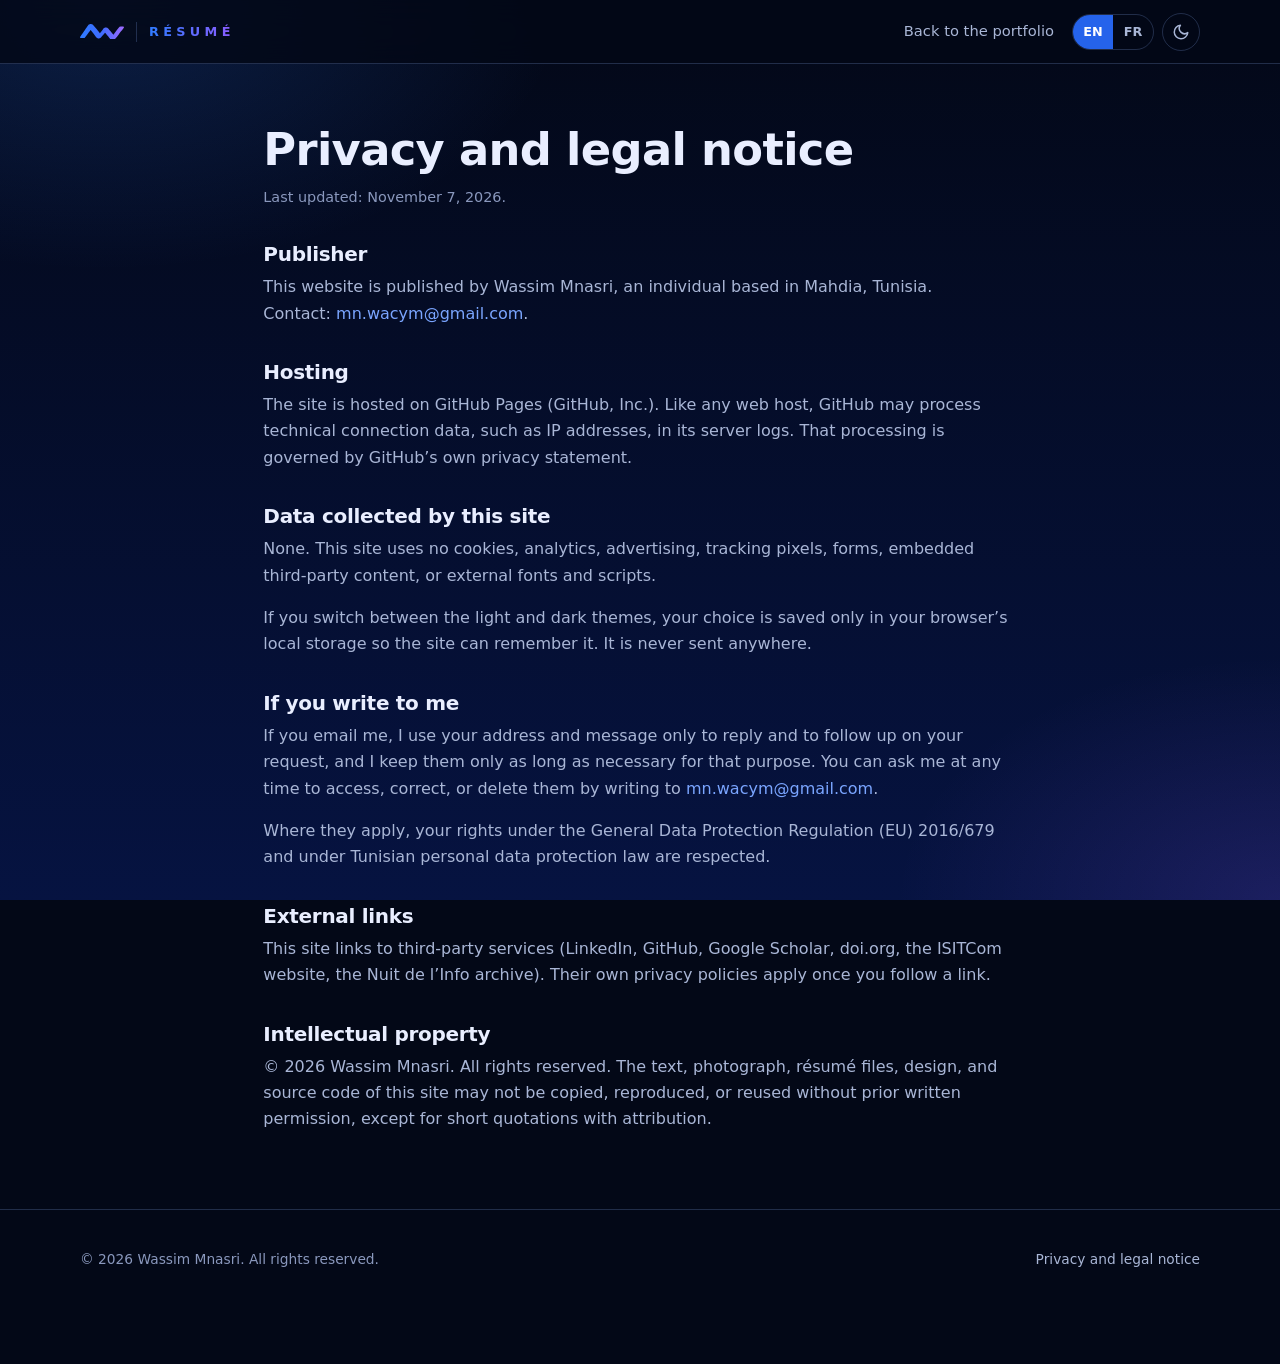
<file: privacy/index.html>
<!DOCTYPE html>
<html lang="en" data-theme="dark">
<head>
  <meta charset="utf-8">
  <meta name="viewport" content="width=device-width, initial-scale=1, viewport-fit=cover">
  <title>Privacy and legal notice | Wassim Mnasri</title>
  <meta name="description" content="Privacy, hosting, and legal information for the portfolio of Wassim Mnasri: no cookies, no tracking, no third-party content.">
  <meta name="robots" content="index, follow, max-image-preview:large">
  <link rel="canonical" href="https://wassimmnasri.github.io/portfolio/privacy/">
  <link rel="alternate" hreflang="en" href="https://wassimmnasri.github.io/portfolio/privacy/">
  <link rel="alternate" hreflang="fr" href="https://wassimmnasri.github.io/portfolio/fr/confidentialite/">
  <link rel="alternate" hreflang="x-default" href="https://wassimmnasri.github.io/portfolio/privacy/">
  <meta http-equiv="Content-Security-Policy" content="default-src 'none'; img-src 'self'; style-src 'self'; script-src 'self' 'sha256-yPvHXJghRLAj0OrNqjdUqMPTtrPxB69PD2VjcPvON/g='; base-uri 'none'; form-action 'none'">
  <meta name="referrer" content="strict-origin-when-cross-origin">
  <meta name="color-scheme" content="dark light">
  <meta name="theme-color" content="#030817">
  <meta property="og:type" content="website">
  <meta property="og:site_name" content="Wassim Mnasri">
  <meta property="og:title" content="Privacy and legal notice | Wassim Mnasri">
  <meta property="og:description" content="Privacy, hosting, and legal information for the portfolio of Wassim Mnasri: no cookies, no tracking, no third-party content.">
  <meta property="og:url" content="https://wassimmnasri.github.io/portfolio/privacy/">
  <meta property="og:locale" content="en_US">
  <meta property="og:locale:alternate" content="fr_FR">
  <meta property="og:image" content="https://wassimmnasri.github.io/portfolio/assets/img/og-image-en.jpg">
  <meta property="og:image:width" content="1200">
  <meta property="og:image:height" content="630">
  <meta property="og:image:alt" content="Wassim Mnasri">
  <meta name="twitter:card" content="summary_large_image">
  <meta name="twitter:title" content="Privacy and legal notice | Wassim Mnasri">
  <meta name="twitter:description" content="Privacy, hosting, and legal information for the portfolio of Wassim Mnasri: no cookies, no tracking, no third-party content.">
  <meta name="twitter:image" content="https://wassimmnasri.github.io/portfolio/assets/img/og-image-en.jpg">
  <link rel="icon" href="../assets/img/favicon.svg" type="image/svg+xml">
  <link rel="icon" href="../assets/img/favicon-32.png" type="image/png" sizes="32x32">
  <link rel="apple-touch-icon" href="../assets/img/apple-touch-icon.png">
  <link rel="stylesheet" href="../assets/style.css">
  <script>document.documentElement.classList.add("js");try{var t=localStorage.getItem("mw-theme");if(t==="light"||t==="dark"){document.documentElement.setAttribute("data-theme",t)}}catch(e){}</script>
  <script src="../assets/main.js" defer></script>
</head>
<body>
  <svg class="sprite" aria-hidden="true" focusable="false"><defs><linearGradient id="mw-grad" gradientUnits="userSpaceOnUse" x1="105" y1="0" x2="980" y2="0"><stop offset="0" stop-color="#2f7bff"/><stop offset=".5" stop-color="#3f6bff"/><stop offset="1" stop-color="#a06bff"/></linearGradient><path id="mw-mark" d="M306.5 11.2C304.6 11.4 302.6 11.8 300.8 12.3C298.4 12.8 296 13.6 293.8 14.4C292 15 290.2 15.7 288.5 16.5C287.1 17.1 285.8 17.8 284.5 18.5C283 19.4 281.6 20.3 280.2 21.2C279 22 277.9 22.9 276.8 23.8C275.6 24.8 274.5 25.7 273.5 26.8C272.1 28.2 270.8 29.7 269.5 31.2C268 33.2 266.5 35.2 265 37.2C259.7 44.5 254.6 51.9 249.5 59.2C246.3 63.8 243.3 68.5 240.1 73C227.5 91.1 214.7 109.1 202.2 127.3C183.9 153.8 165.6 180.4 147.4 207C137.2 221.7 126.8 236.3 116.6 251C114 254.8 111.3 258.6 108.9 262.5C108.3 263.6 107.6 264.6 107.1 265.8C106.7 266.7 106.3 267.7 106 268.8C105.7 270 105.6 271.3 105.5 272.5C105.5 273.2 105.5 274 105.5 274.8C105.6 275.9 105.7 277.1 106 278.2C106.2 278.8 106.3 279.4 106.6 280C106.9 280.8 107.4 281.7 107.9 282.5C108.4 283.2 108.9 283.9 109.5 284.5C110.3 285.3 111.1 286.1 112 286.7C112.6 287.1 113.3 287.4 114 287.8C114.9 288.2 116 288.5 117 288.8C118.9 289.2 120.8 289.4 122.8 289.5C140.8 290.3 159.7 290.3 177.8 289.5C178.9 289.4 180.1 289.4 181.3 289.3C183.2 289.1 185.1 288.8 187 288.5C188.1 288.2 189.2 287.9 190.3 287.6C192 287.1 193.7 286.4 195.3 285.6C196.5 285 197.6 284.3 198.8 283.6C200.1 282.6 201.3 281.6 202.5 280.5C203.4 279.7 204.2 278.9 205 278C206 277 206.9 275.9 207.8 274.8C226.1 251.5 242.9 226.9 260.5 203C264.9 197 269.3 191.2 273.8 185.2C285.3 169.9 296.1 154 307.7 138.8C310 135.7 312.3 132.5 314.9 129.8C315.4 129.2 315.9 128.4 316.5 128C316.9 127.8 317.2 127.5 317.6 127.5C318 127.5 318 127.8 318.2 128C318.5 128.4 318.2 129.7 318.4 130.2C318.6 131.1 318.9 131.8 319.3 132.5C320.5 134.5 322.4 136.2 323.8 138C326.8 142 329.5 146.3 332.5 150.3C358.9 184.8 385.7 219 412.1 253.5C416.7 259.6 421.6 265.5 426.3 271.5C428.4 274.2 430.6 276.8 433 279.2C434.4 280.7 435.9 282.1 437.5 283.4C439.4 285 441.4 286.4 443.5 287.7C445.5 289 447.6 290.2 449.8 291.2C452.5 292.5 455.6 293.5 458.5 294.4C460.6 295 462.8 295.5 465 295.9C466.6 296.1 468.2 296.3 469.8 296.5C472 296.8 474.3 297 476.5 297C479.4 297 482.4 296.8 485.2 296.4C486.4 296.2 487.6 296 488.8 295.7C490.3 295.4 491.8 295 493.3 294.6C494.7 294.2 496.1 293.7 497.5 293.2C500.1 292.2 502.6 290.9 505 289.5C506.9 288.5 508.7 287.3 510.5 286.1C512.3 284.8 513.9 283.5 515.5 282C519 278.7 522.2 275.1 525.3 271.5C530.9 265.2 536.4 258.9 541.8 252.5C545.2 248.6 548.3 244.4 551.7 240.5C553.8 238.1 556.2 235.9 558.3 233.5C563 228.2 567.8 222.9 572.4 217.5C579.6 209 586.7 200.1 594.1 191.8C596.1 189.5 598.6 187.6 600.4 185.2C600.8 184.8 601.2 184.3 601.5 183.8C601.8 183.2 601.8 182 602.3 181.6C602.5 181.4 602.6 181.2 602.8 181.2C603 181.1 603 181.1 603.3 181.1C603.9 181.2 604.3 181.7 604.8 182C606.6 183.3 608.3 185.7 609.7 187.5C630.7 213.2 651.4 239.2 671.9 265.2C681 276.8 689.9 288.7 699.3 300C700 300.8 700.6 301.5 701.3 302.2C702.3 303.4 703.5 304.6 704.8 305.6C706.3 307 707.9 308.3 709.5 309.5C711.1 310.7 712.8 311.8 714.5 312.9C717 314.4 719.6 315.8 722.2 317.1C724.6 318.2 727 319.1 729.5 319.9C732.5 320.8 735.6 321.8 738.8 322.5C740.6 322.9 742.4 323.1 744.2 323.3C745.7 323.5 747.3 323.6 748.8 323.8C751.1 323.9 753.6 324.1 756 324C758.9 323.9 761.9 323.7 764.8 323.3C767.4 323 770.1 322.6 772.8 321.9C774 321.6 775.3 321.3 776.5 320.9C779 320.1 781.5 319.2 784 318.2C785.6 317.6 787.2 316.9 788.8 316.1C790.2 315.3 791.6 314.5 793 313.7C794.5 312.8 796 311.8 797.5 310.7C799.3 309.4 801.1 308 802.8 306.6C804.3 305.3 805.8 303.9 807.2 302.5C808.6 301.1 809.9 299.5 811.2 298C834.6 269.6 856.2 239.6 879.1 210.8C880.7 208.6 882.5 206.6 884.2 204.5C901.1 183.3 917.4 161.5 934.3 140.2C936.7 137.1 939.4 134.1 941.8 131C952.7 117.2 963.8 103.4 974.2 89.2C975.3 87.8 976.3 86.3 977.1 84.8C977.8 83.3 978.4 81.8 978.8 80.3C979.1 78.9 979.4 77.4 979.4 76C979.5 74.4 979.2 72.6 978.8 71C978.5 70.2 978.3 69.5 977.9 68.8C977.6 68.2 977.3 67.5 976.9 67C976.4 66.2 975.7 65.4 975 64.8C974.4 64.1 973.7 63.6 973 63.1C971.9 62.3 970.7 61.8 969.5 61.3C968.5 61 967.3 60.8 966.2 60.6C965.3 60.4 964.3 60.3 963.3 60.2C945.6 59.3 926.6 59.1 909 60.2C906.9 60.4 904.8 60.8 902.8 61.3C901.5 61.6 900.2 61.9 899 62.3C897.9 62.7 896.8 63.2 895.8 63.7C894.5 64.3 893.2 65 892 65.8C890.7 66.8 889.4 67.8 888.2 69C886.4 70.9 884.7 73.1 883 75.3C855.8 109.9 829.2 145 802 179.8C792.2 192.3 783.1 205.3 773.3 217.8C772.5 218.7 771 221.3 770 221.9C769.6 222.1 769.4 222.3 769 222.3C768.5 222.2 768.1 221.9 767.8 221.7C767 221.2 766.4 220.4 765.9 219.8C745.8 197.9 728.1 173.4 709.1 150.5C696.5 135.2 683.8 119.9 670.9 104.8C669 102.6 667.1 100.4 665 98.5C664 97.6 663 96.7 662 95.8C660.5 94.6 658.9 93.3 657.2 92.2C655.6 91 653.8 89.9 652 88.8C650.3 87.8 648.5 86.8 646.8 85.9C645 85 643.1 84.3 641.2 83.6C639.5 83 637.8 82.4 636 82C634.4 81.5 632.9 81.1 631.2 80.9C629.6 80.6 627.9 80.4 626.3 80.2C624.1 80 621.9 79.8 619.8 79.8C617.9 79.7 616.1 79.9 614.2 80C612.2 80.1 610.1 80.3 608 80.6C605.4 81 602.8 81.7 600.3 82.4C597.6 83.2 595 84.2 592.5 85.3C590.7 86.1 589 86.9 587.2 87.9C585.7 88.7 584.2 89.7 582.8 90.7C581 92 579.4 93.3 577.7 94.7C575.8 96.4 573.9 98.3 572.2 100.3C569 103.9 566.1 107.7 563.1 111.5C550 128 537.3 144.8 524.5 161.5C519 168.8 513.7 176.3 508 183.5C506.6 185.3 505 186.9 503.6 188.8C502.9 189.6 502.2 191.4 501.3 192C501 192.2 500.9 192.5 500.5 192.5C500.2 192.5 500 192.5 499.8 192.4C499.2 192.3 498.9 191.8 498.5 191.5C497.7 190.9 497 189.8 496.3 189C487.2 178 478.6 166.6 469.7 155.5C449.6 130.4 429.2 105.3 408.4 80.8C397 67.2 385.8 53.5 374.4 40C371 36 367.6 32 364 28.2C363.1 27.4 362.2 26.5 361.2 25.7C359.2 23.9 356.9 22.2 354.5 20.8C352.2 19.4 349.9 18.1 347.5 16.9C345.2 15.9 342.9 15 340.5 14.2C338.4 13.4 336.2 12.8 334 12.2C332 11.8 330 11.4 328 11.2C325.9 10.9 323.8 10.6 321.8 10.5C319.3 10.4 316.7 10.4 314.3 10.5C311.7 10.6 309 10.8 306.5 11.2Z"/></defs></svg>
  <a class="skip-link" href="#main">Skip to content</a>
  <header class="site-header">
    <div class="wrap bar">
      <a class="brand" href="../" aria-label="Wassim Mnasri, résumé: home"><svg class="mark" viewBox="105 9 875 316" aria-hidden="true" focusable="false"><use href="#mw-mark" fill="url(#mw-grad)"/></svg><span class="brand-sep" aria-hidden="true"></span><span class="brand-word" aria-hidden="true">Résumé</span></a>
      <nav class="nav" aria-label="Main navigation">
        <a href="../">Back to the portfolio</a>
      </nav>
      <div class="tools">
        <div class="lang" role="group" aria-label="Language">
          <a href="./" hreflang="en" lang="en" aria-current="true">EN</a>
          <a href="../fr/confidentialite/" hreflang="fr" lang="fr">FR</a>
        </div>
        <button class="icon-btn" id="theme-toggle" type="button" aria-label="Switch between light and dark theme"><svg class="icon-moon" viewBox="0 0 24 24" fill="none" stroke="currentColor" stroke-width="2" stroke-linecap="round" stroke-linejoin="round" aria-hidden="true"><path d="M21 12.8A9 9 0 1 1 11.2 3a7 7 0 0 0 9.8 9.8z"/></svg><svg class="icon-sun" viewBox="0 0 24 24" fill="none" stroke="currentColor" stroke-width="2" stroke-linecap="round" aria-hidden="true"><circle cx="12" cy="12" r="4"/><path d="M12 2v2M12 20v2M4.9 4.9l1.4 1.4M17.7 17.7l1.4 1.4M2 12h2M20 12h2M4.9 19.1l1.4-1.4M17.7 6.3l1.4-1.4"/></svg></button>
      </div>
    </div>
  </header>

  <main id="main">
    <div class="section">
      <div class="wrap prose">
        <h1>Privacy and legal notice</h1>
        <p class="meta">Last updated: November 7, 2026.</p>
        <h2>Publisher</h2>
        <p>This website is published by Wassim Mnasri, an individual based in Mahdia, Tunisia. Contact: <a href="mailto:mn.wacym@gmail.com">mn.wacym@gmail.com</a>.</p>
        <h2>Hosting</h2>
        <p>The site is hosted on GitHub Pages (GitHub, Inc.). Like any web host, GitHub may process technical connection data, such as IP addresses, in its server logs. That processing is governed by GitHub’s own privacy statement.</p>
        <h2>Data collected by this site</h2>
        <p>None. This site uses no cookies, analytics, advertising, tracking pixels, forms, embedded third-party content, or external fonts and scripts.</p>
        <p>If you switch between the light and dark themes, your choice is saved only in your browser’s local storage so the site can remember it. It is never sent anywhere.</p>
        <h2>If you write to me</h2>
        <p>If you email me, I use your address and message only to reply and to follow up on your request, and I keep them only as long as necessary for that purpose. You can ask me at any time to access, correct, or delete them by writing to <a href="mailto:mn.wacym@gmail.com">mn.wacym@gmail.com</a>.</p>
        <p>Where they apply, your rights under the General Data Protection Regulation (EU) 2016/679 and under Tunisian personal data protection law are respected.</p>
        <h2>External links</h2>
        <p>This site links to third-party services (LinkedIn, GitHub, Google Scholar, doi.org, the ISITCom website, the Nuit de l’Info archive). Their own privacy policies apply once you follow a link.</p>
        <h2>Intellectual property</h2>
        <p>© 2026 Wassim Mnasri. All rights reserved. The text, photograph, résumé files, design, and source code of this site may not be copied, reproduced, or reused without prior written permission, except for short quotations with attribution.</p>
      </div>
    </div>
  </main>

  <footer class="site-footer">
    <div class="wrap footer-row">
      <span>© 2026 Wassim Mnasri. All rights reserved.</span>
      <a href="./">Privacy and legal notice</a>
    </div>
  </footer>
  <button class="to-top" id="to-top" type="button" aria-label="Back to top">&uarr;</button>
</body>
</html>
</file>
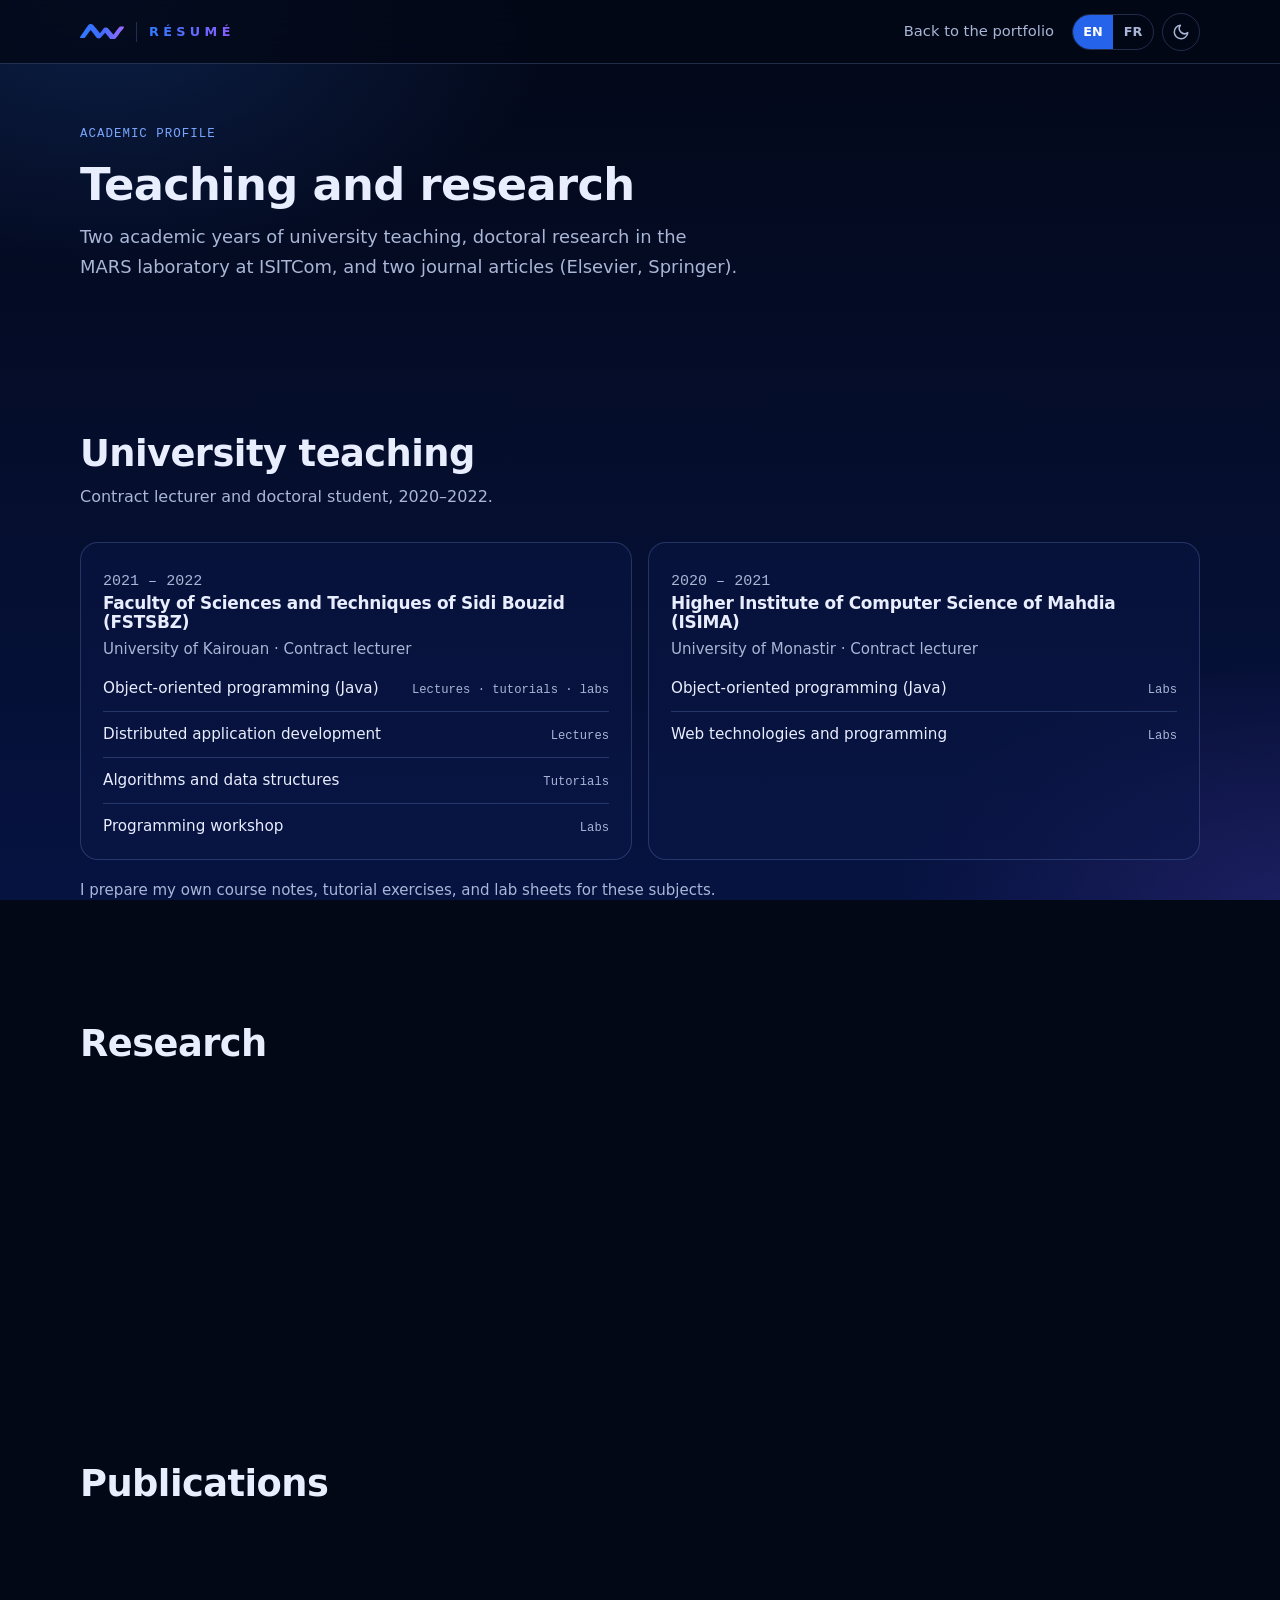
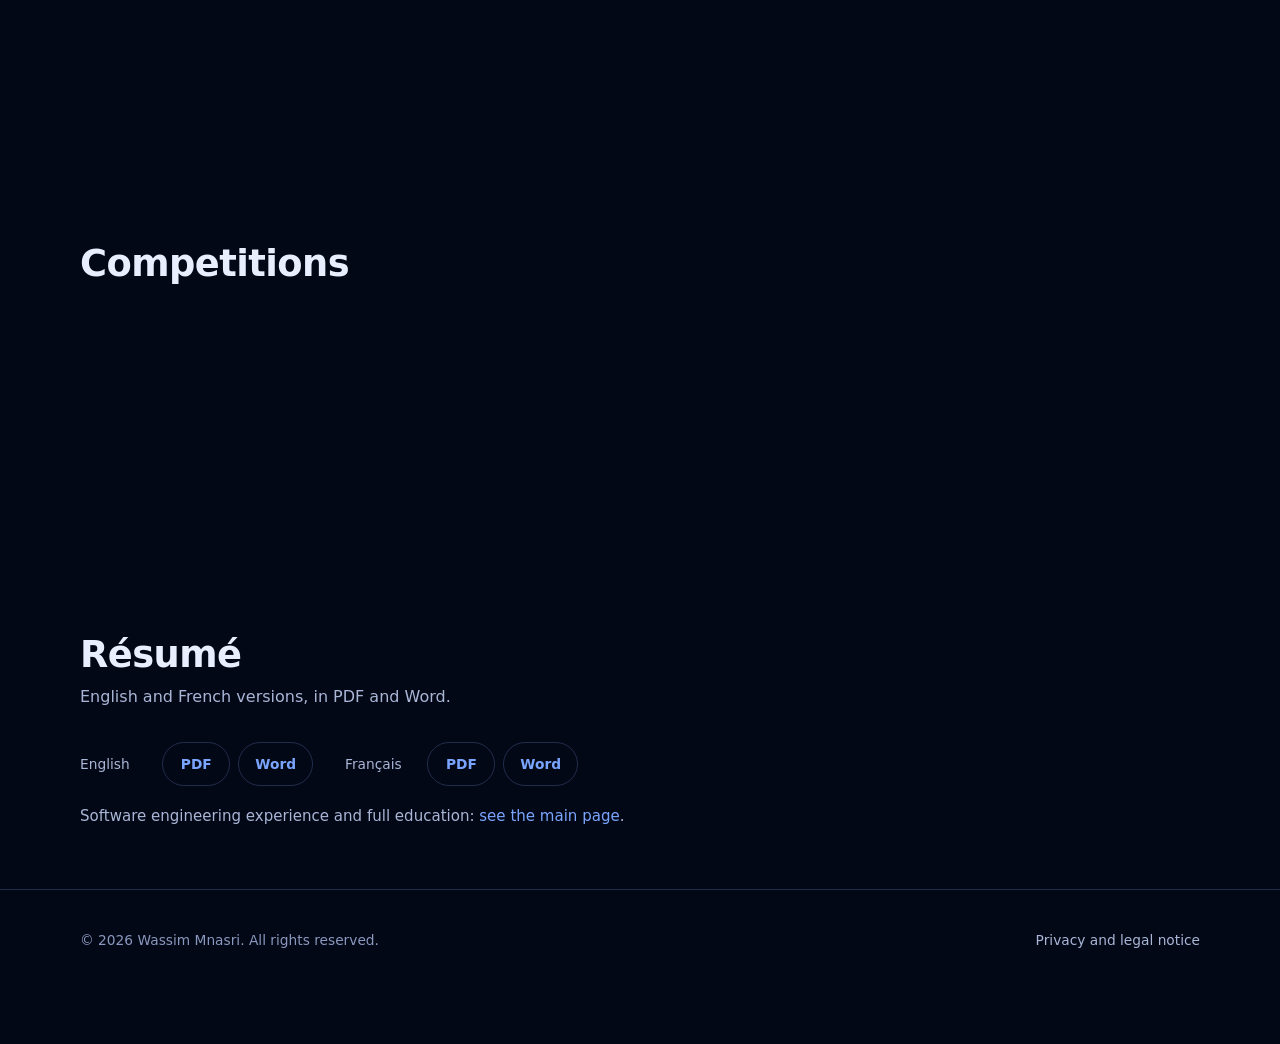
<file: teaching/index.html>
<!DOCTYPE html>
<html lang="en" data-theme="dark">
<head>
  <meta charset="utf-8">
  <meta name="viewport" content="width=device-width, initial-scale=1, viewport-fit=cover">
  <title>Teaching and research | Wassim Mnasri</title>
  <meta name="description" content="University teaching, doctoral research at the MARS laboratory (ISITCom), and publications of Wassim Mnasri, alongside his work as a full-stack web developer.">
  <meta name="robots" content="index, follow, max-image-preview:large">
  <link rel="canonical" href="https://wassimmnasri.github.io/portfolio/teaching/">
  <link rel="alternate" hreflang="en" href="https://wassimmnasri.github.io/portfolio/teaching/">
  <link rel="alternate" hreflang="fr" href="https://wassimmnasri.github.io/portfolio/fr/enseignement/">
  <link rel="alternate" hreflang="x-default" href="https://wassimmnasri.github.io/portfolio/teaching/">
  <meta http-equiv="Content-Security-Policy" content="default-src 'none'; img-src 'self'; style-src 'self'; script-src 'self' 'sha256-yPvHXJghRLAj0OrNqjdUqMPTtrPxB69PD2VjcPvON/g='; base-uri 'none'; form-action 'none'">
  <meta name="referrer" content="strict-origin-when-cross-origin">
  <meta name="color-scheme" content="dark light">
  <meta name="theme-color" content="#030817">
  <meta property="og:type" content="website">
  <meta property="og:site_name" content="Wassim Mnasri">
  <meta property="og:title" content="Teaching and research | Wassim Mnasri">
  <meta property="og:description" content="University teaching, doctoral research at the MARS laboratory (ISITCom), and publications of Wassim Mnasri, alongside his work as a full-stack web developer.">
  <meta property="og:url" content="https://wassimmnasri.github.io/portfolio/teaching/">
  <meta property="og:locale" content="en_US">
  <meta property="og:locale:alternate" content="fr_FR">
  <meta property="og:image" content="https://wassimmnasri.github.io/portfolio/assets/img/og-image-en.jpg">
  <meta property="og:image:width" content="1200">
  <meta property="og:image:height" content="630">
  <meta property="og:image:alt" content="Wassim Mnasri">
  <meta name="twitter:card" content="summary_large_image">
  <meta name="twitter:title" content="Teaching and research | Wassim Mnasri">
  <meta name="twitter:description" content="University teaching, doctoral research at the MARS laboratory (ISITCom), and publications of Wassim Mnasri, alongside his work as a full-stack web developer.">
  <meta name="twitter:image" content="https://wassimmnasri.github.io/portfolio/assets/img/og-image-en.jpg">
  <link rel="icon" href="../assets/img/favicon.svg" type="image/svg+xml">
  <link rel="icon" href="../assets/img/favicon-32.png" type="image/png" sizes="32x32">
  <link rel="apple-touch-icon" href="../assets/img/apple-touch-icon.png">
  <link rel="stylesheet" href="../assets/style.css">
  <script>document.documentElement.classList.add("js");try{var t=localStorage.getItem("mw-theme");if(t==="light"||t==="dark"){document.documentElement.setAttribute("data-theme",t)}}catch(e){}</script>
  <script src="../assets/main.js" defer></script>
</head>
<body>
  <svg class="sprite" aria-hidden="true" focusable="false"><defs><linearGradient id="mw-grad" gradientUnits="userSpaceOnUse" x1="105" y1="0" x2="980" y2="0"><stop offset="0" stop-color="#2f7bff"/><stop offset=".5" stop-color="#3f6bff"/><stop offset="1" stop-color="#a06bff"/></linearGradient><path id="mw-mark" d="M306.5 11.2C304.6 11.4 302.6 11.8 300.8 12.3C298.4 12.8 296 13.6 293.8 14.4C292 15 290.2 15.7 288.5 16.5C287.1 17.1 285.8 17.8 284.5 18.5C283 19.4 281.6 20.3 280.2 21.2C279 22 277.9 22.9 276.8 23.8C275.6 24.8 274.5 25.7 273.5 26.8C272.1 28.2 270.8 29.7 269.5 31.2C268 33.2 266.5 35.2 265 37.2C259.7 44.5 254.6 51.9 249.5 59.2C246.3 63.8 243.3 68.5 240.1 73C227.5 91.1 214.7 109.1 202.2 127.3C183.9 153.8 165.6 180.4 147.4 207C137.2 221.7 126.8 236.3 116.6 251C114 254.8 111.3 258.6 108.9 262.5C108.3 263.6 107.6 264.6 107.1 265.8C106.7 266.7 106.3 267.7 106 268.8C105.7 270 105.6 271.3 105.5 272.5C105.5 273.2 105.5 274 105.5 274.8C105.6 275.9 105.7 277.1 106 278.2C106.2 278.8 106.3 279.4 106.6 280C106.9 280.8 107.4 281.7 107.9 282.5C108.4 283.2 108.9 283.9 109.5 284.5C110.3 285.3 111.1 286.1 112 286.7C112.6 287.1 113.3 287.4 114 287.8C114.9 288.2 116 288.5 117 288.8C118.9 289.2 120.8 289.4 122.8 289.5C140.8 290.3 159.7 290.3 177.8 289.5C178.9 289.4 180.1 289.4 181.3 289.3C183.2 289.1 185.1 288.8 187 288.5C188.1 288.2 189.2 287.9 190.3 287.6C192 287.1 193.7 286.4 195.3 285.6C196.5 285 197.6 284.3 198.8 283.6C200.1 282.6 201.3 281.6 202.5 280.5C203.4 279.7 204.2 278.9 205 278C206 277 206.9 275.9 207.8 274.8C226.1 251.5 242.9 226.9 260.5 203C264.9 197 269.3 191.2 273.8 185.2C285.3 169.9 296.1 154 307.7 138.8C310 135.7 312.3 132.5 314.9 129.8C315.4 129.2 315.9 128.4 316.5 128C316.9 127.8 317.2 127.5 317.6 127.5C318 127.5 318 127.8 318.2 128C318.5 128.4 318.2 129.7 318.4 130.2C318.6 131.1 318.9 131.8 319.3 132.5C320.5 134.5 322.4 136.2 323.8 138C326.8 142 329.5 146.3 332.5 150.3C358.9 184.8 385.7 219 412.1 253.5C416.7 259.6 421.6 265.5 426.3 271.5C428.4 274.2 430.6 276.8 433 279.2C434.4 280.7 435.9 282.1 437.5 283.4C439.4 285 441.4 286.4 443.5 287.7C445.5 289 447.6 290.2 449.8 291.2C452.5 292.5 455.6 293.5 458.5 294.4C460.6 295 462.8 295.5 465 295.9C466.6 296.1 468.2 296.3 469.8 296.5C472 296.8 474.3 297 476.5 297C479.4 297 482.4 296.8 485.2 296.4C486.4 296.2 487.6 296 488.8 295.7C490.3 295.4 491.8 295 493.3 294.6C494.7 294.2 496.1 293.7 497.5 293.2C500.1 292.2 502.6 290.9 505 289.5C506.9 288.5 508.7 287.3 510.5 286.1C512.3 284.8 513.9 283.5 515.5 282C519 278.7 522.2 275.1 525.3 271.5C530.9 265.2 536.4 258.9 541.8 252.5C545.2 248.6 548.3 244.4 551.7 240.5C553.8 238.1 556.2 235.9 558.3 233.5C563 228.2 567.8 222.9 572.4 217.5C579.6 209 586.7 200.1 594.1 191.8C596.1 189.5 598.6 187.6 600.4 185.2C600.8 184.8 601.2 184.3 601.5 183.8C601.8 183.2 601.8 182 602.3 181.6C602.5 181.4 602.6 181.2 602.8 181.2C603 181.1 603 181.1 603.3 181.1C603.9 181.2 604.3 181.7 604.8 182C606.6 183.3 608.3 185.7 609.7 187.5C630.7 213.2 651.4 239.2 671.9 265.2C681 276.8 689.9 288.7 699.3 300C700 300.8 700.6 301.5 701.3 302.2C702.3 303.4 703.5 304.6 704.8 305.6C706.3 307 707.9 308.3 709.5 309.5C711.1 310.7 712.8 311.8 714.5 312.9C717 314.4 719.6 315.8 722.2 317.1C724.6 318.2 727 319.1 729.5 319.9C732.5 320.8 735.6 321.8 738.8 322.5C740.6 322.9 742.4 323.1 744.2 323.3C745.7 323.5 747.3 323.6 748.8 323.8C751.1 323.9 753.6 324.1 756 324C758.9 323.9 761.9 323.7 764.8 323.3C767.4 323 770.1 322.6 772.8 321.9C774 321.6 775.3 321.3 776.5 320.9C779 320.1 781.5 319.2 784 318.2C785.6 317.6 787.2 316.9 788.8 316.1C790.2 315.3 791.6 314.5 793 313.7C794.5 312.8 796 311.8 797.5 310.7C799.3 309.4 801.1 308 802.8 306.6C804.3 305.3 805.8 303.9 807.2 302.5C808.6 301.1 809.9 299.5 811.2 298C834.6 269.6 856.2 239.6 879.1 210.8C880.7 208.6 882.5 206.6 884.2 204.5C901.1 183.3 917.4 161.5 934.3 140.2C936.7 137.1 939.4 134.1 941.8 131C952.7 117.2 963.8 103.4 974.2 89.2C975.3 87.8 976.3 86.3 977.1 84.8C977.8 83.3 978.4 81.8 978.8 80.3C979.1 78.9 979.4 77.4 979.4 76C979.5 74.4 979.2 72.6 978.8 71C978.5 70.2 978.3 69.5 977.9 68.8C977.6 68.2 977.3 67.5 976.9 67C976.4 66.2 975.7 65.4 975 64.8C974.4 64.1 973.7 63.6 973 63.1C971.9 62.3 970.7 61.8 969.5 61.3C968.5 61 967.3 60.8 966.2 60.6C965.3 60.4 964.3 60.3 963.3 60.2C945.6 59.3 926.6 59.1 909 60.2C906.9 60.4 904.8 60.8 902.8 61.3C901.5 61.6 900.2 61.9 899 62.3C897.9 62.7 896.8 63.2 895.8 63.7C894.5 64.3 893.2 65 892 65.8C890.7 66.8 889.4 67.8 888.2 69C886.4 70.9 884.7 73.1 883 75.3C855.8 109.9 829.2 145 802 179.8C792.2 192.3 783.1 205.3 773.3 217.8C772.5 218.7 771 221.3 770 221.9C769.6 222.1 769.4 222.3 769 222.3C768.5 222.2 768.1 221.9 767.8 221.7C767 221.2 766.4 220.4 765.9 219.8C745.8 197.9 728.1 173.4 709.1 150.5C696.5 135.2 683.8 119.9 670.9 104.8C669 102.6 667.1 100.4 665 98.5C664 97.6 663 96.7 662 95.8C660.5 94.6 658.9 93.3 657.2 92.2C655.6 91 653.8 89.9 652 88.8C650.3 87.8 648.5 86.8 646.8 85.9C645 85 643.1 84.3 641.2 83.6C639.5 83 637.8 82.4 636 82C634.4 81.5 632.9 81.1 631.2 80.9C629.6 80.6 627.9 80.4 626.3 80.2C624.1 80 621.9 79.8 619.8 79.8C617.9 79.7 616.1 79.9 614.2 80C612.2 80.1 610.1 80.3 608 80.6C605.4 81 602.8 81.7 600.3 82.4C597.6 83.2 595 84.2 592.5 85.3C590.7 86.1 589 86.9 587.2 87.9C585.7 88.7 584.2 89.7 582.8 90.7C581 92 579.4 93.3 577.7 94.7C575.8 96.4 573.9 98.3 572.2 100.3C569 103.9 566.1 107.7 563.1 111.5C550 128 537.3 144.8 524.5 161.5C519 168.8 513.7 176.3 508 183.5C506.6 185.3 505 186.9 503.6 188.8C502.9 189.6 502.2 191.4 501.3 192C501 192.2 500.9 192.5 500.5 192.5C500.2 192.5 500 192.5 499.8 192.4C499.2 192.3 498.9 191.8 498.5 191.5C497.7 190.9 497 189.8 496.3 189C487.2 178 478.6 166.6 469.7 155.5C449.6 130.4 429.2 105.3 408.4 80.8C397 67.2 385.8 53.5 374.4 40C371 36 367.6 32 364 28.2C363.1 27.4 362.2 26.5 361.2 25.7C359.2 23.9 356.9 22.2 354.5 20.8C352.2 19.4 349.9 18.1 347.5 16.9C345.2 15.9 342.9 15 340.5 14.2C338.4 13.4 336.2 12.8 334 12.2C332 11.8 330 11.4 328 11.2C325.9 10.9 323.8 10.6 321.8 10.5C319.3 10.4 316.7 10.4 314.3 10.5C311.7 10.6 309 10.8 306.5 11.2Z"/></defs></svg>
  <a class="skip-link" href="#main">Skip to content</a>
  <header class="site-header">
    <div class="wrap bar">
      <a class="brand" href="../" aria-label="Wassim Mnasri, résumé: home"><svg class="mark" viewBox="105 9 875 316" aria-hidden="true" focusable="false"><use href="#mw-mark" fill="url(#mw-grad)"/></svg><span class="brand-sep" aria-hidden="true"></span><span class="brand-word" aria-hidden="true">Résumé</span></a>
      <nav class="nav" aria-label="Main navigation">
        <a href="../">Back to the portfolio</a>
      </nav>
      <div class="tools">
        <div class="lang" role="group" aria-label="Language">
          <a href="./" hreflang="en" lang="en" aria-current="true">EN</a>
          <a href="../fr/enseignement/" hreflang="fr" lang="fr">FR</a>
        </div>
        <button class="icon-btn" id="theme-toggle" type="button" aria-label="Switch between light and dark theme"><svg class="icon-moon" viewBox="0 0 24 24" fill="none" stroke="currentColor" stroke-width="2" stroke-linecap="round" stroke-linejoin="round" aria-hidden="true"><path d="M21 12.8A9 9 0 1 1 11.2 3a7 7 0 0 0 9.8 9.8z"/></svg><svg class="icon-sun" viewBox="0 0 24 24" fill="none" stroke="currentColor" stroke-width="2" stroke-linecap="round" aria-hidden="true"><circle cx="12" cy="12" r="4"/><path d="M12 2v2M12 20v2M4.9 4.9l1.4 1.4M17.7 17.7l1.4 1.4M2 12h2M20 12h2M4.9 19.1l1.4-1.4M17.7 6.3l1.4-1.4"/></svg></button>
      </div>
    </div>
  </header>

  <main id="main">
    <div class="section">
      <div class="wrap">
        <div class="section-head page-head">
          <p class="eyebrow">Academic profile</p>
          <h1>Teaching and research</h1>
          <p class="lead">Two academic years of university teaching, doctoral research in the MARS laboratory at ISITCom, and two journal articles (Elsevier, Springer).</p>
        </div>
      </div>
    </div>

    <section class="section" aria-labelledby="teaching-title">
      <div class="wrap">
        <div class="section-head"><h2 id="teaching-title">University teaching</h2><p class="section-sub">Contract lecturer and doctoral student, 2020–2022.</p></div>
        <div class="grid">
        <article class="card reveal">
          <p class="card-meta">2021 – 2022</p>
          <h3>Faculty of Sciences and Techniques of Sidi Bouzid (FSTSBZ)</h3>
          <p class="org">University of Kairouan · Contract lecturer</p>
          <ul class="subject-list"><li><span>Object-oriented programming (Java)</span><span class="subject-kind">Lectures · tutorials · labs</span></li><li><span>Distributed application development</span><span class="subject-kind">Lectures</span></li><li><span>Algorithms and data structures</span><span class="subject-kind">Tutorials</span></li><li><span>Programming workshop</span><span class="subject-kind">Labs</span></li></ul>
        </article>
        <article class="card reveal">
          <p class="card-meta">2020 – 2021</p>
          <h3>Higher Institute of Computer Science of Mahdia (ISIMA)</h3>
          <p class="org">University of Monastir · Contract lecturer</p>
          <ul class="subject-list"><li><span>Object-oriented programming (Java)</span><span class="subject-kind">Labs</span></li><li><span>Web technologies and programming</span><span class="subject-kind">Labs</span></li></ul>
        </article>
        </div>
        <p class="note">I prepare my own course notes, tutorial exercises, and lab sheets for these subjects.</p>
      </div>
    </section>

    <section class="section" aria-labelledby="research-title">
      <div class="wrap">
        <div class="section-head"><h2 id="research-title">Research</h2></div>
        <div class="grid">
        <article class="card reveal">
          <p class="card-meta">2019 – 2022</p>
          <h3>Doctoral research in computer science</h3>
          <p class="org">ISITCom · MARS laboratory, SDM group</p>
          <p>Group-based influence maximization with privacy protection in social networks. Supervised by Prof. Lotfi Ben Romdhane and Dr. Mehdi Azaouzi. Three years enrolled; thesis not completed.</p>
          <a class="card-link" href="https://isitcom.rnu.tn/fra/pages/389/Laboratoire-MARS" target="_blank" rel="noopener noreferrer">MARS laboratory &#8599;</a>
        </article>
        <article class="card reveal">
          <p class="card-meta">2016 – 2019</p>
          <h3>Research master’s thesis</h3>
          <p class="org">ISITCom · Distributed computing</p>
          <p>A parallel algorithm based on influence trees to detect influential users in social networks. Defended in June 2019.</p>
        </article>
        </div>
      </div>
    </section>

    <section class="section" aria-labelledby="publications-title">
      <div class="wrap">
        <div class="section-head"><h2 id="publications-title">Publications</h2></div>
        <div class="grid">

        <article class="card reveal">
          <p class="card-meta">Elsevier · Computer Science Review · 2021</p>
          <h3>New trends in influence maximization models</h3>
          <p>M. Azaouzi, W. Mnasri, L. B. Romdhane</p>
          <a class="card-link" href="https://doi.org/10.1016/j.cosrev.2021.100393" target="_blank" rel="noopener noreferrer">doi.org/10.1016/j.cosrev.2021.100393 &#8599;</a>
        </article>
        <article class="card reveal">
          <p class="card-meta">Springer · Applied Intelligence · 2021</p>
          <h3>Parallel social behavior-based algorithm for identification of influential users in social network</h3>
          <p>W. Mnasri, M. Azaouzi, L. B. Romdhane</p>
          <a class="card-link" href="https://doi.org/10.1007/s10489-021-02203-x" target="_blank" rel="noopener noreferrer">doi.org/10.1007/s10489-021-02203-x &#8599;</a>
        </article>
        </div>
      </div>
    </section>

    <section class="section" aria-labelledby="competitions-title">
      <div class="wrap">
        <div class="section-head"><h2 id="competitions-title">Competitions</h2></div>
        <div class="grid">
        <article class="card reveal">
          <p class="card-meta">2018</p>
          <h3>Nuit de l’Info</h3>
          <p class="org">Team ISITCOM_BRIGHT_SIDE · ISITCom Hammam Sousse</p>
          <p>2nd place in two challenges: Dockerisation (Neosoft) and Suis ton projet !! (Alithya).</p>
          <a class="card-link" href="https://www.nuitdelinfo.com/archives/2018" target="_blank" rel="noopener noreferrer">Official archive &#8599;</a>
        </article>
        </div>
      </div>
    </section>

    <section class="section" aria-labelledby="resume-title">
      <div class="wrap">
        <div class="section-head"><h2 id="resume-title">Résumé</h2><p class="section-sub">English and French versions, in PDF and Word.</p></div>
        <ul class="cv-links" aria-label="Résumé downloads"><li><span class="cv-lang" lang="en">English</span><a class="cv-chip" href="../cv/Wassim_Mnasri_CV_EN.pdf" download aria-label="Download résumé, English, PDF">PDF</a><a class="cv-chip" href="../cv/Wassim_Mnasri_CV_EN.docx" download aria-label="Download résumé, English, Word">Word</a></li><li><span class="cv-lang" lang="fr">Français</span><a class="cv-chip" href="../cv/Wassim_Mnasri_CV_FR.pdf" download aria-label="Download résumé, French, PDF">PDF</a><a class="cv-chip" href="../cv/Wassim_Mnasri_CV_FR.docx" download aria-label="Download résumé, French, Word">Word</a></li></ul>
        <p class="note">Software engineering experience and full education: <a href="../#experience">see the main page</a>.</p>
      </div>
    </section>
  </main>

  <footer class="site-footer">
    <div class="wrap footer-row">
      <span>© 2026 Wassim Mnasri. All rights reserved.</span>
      <a href="./">Privacy and legal notice</a>
    </div>
  </footer>
  <button class="to-top" id="to-top" type="button" aria-label="Back to top">&uarr;</button>
</body>
</html>
</file>
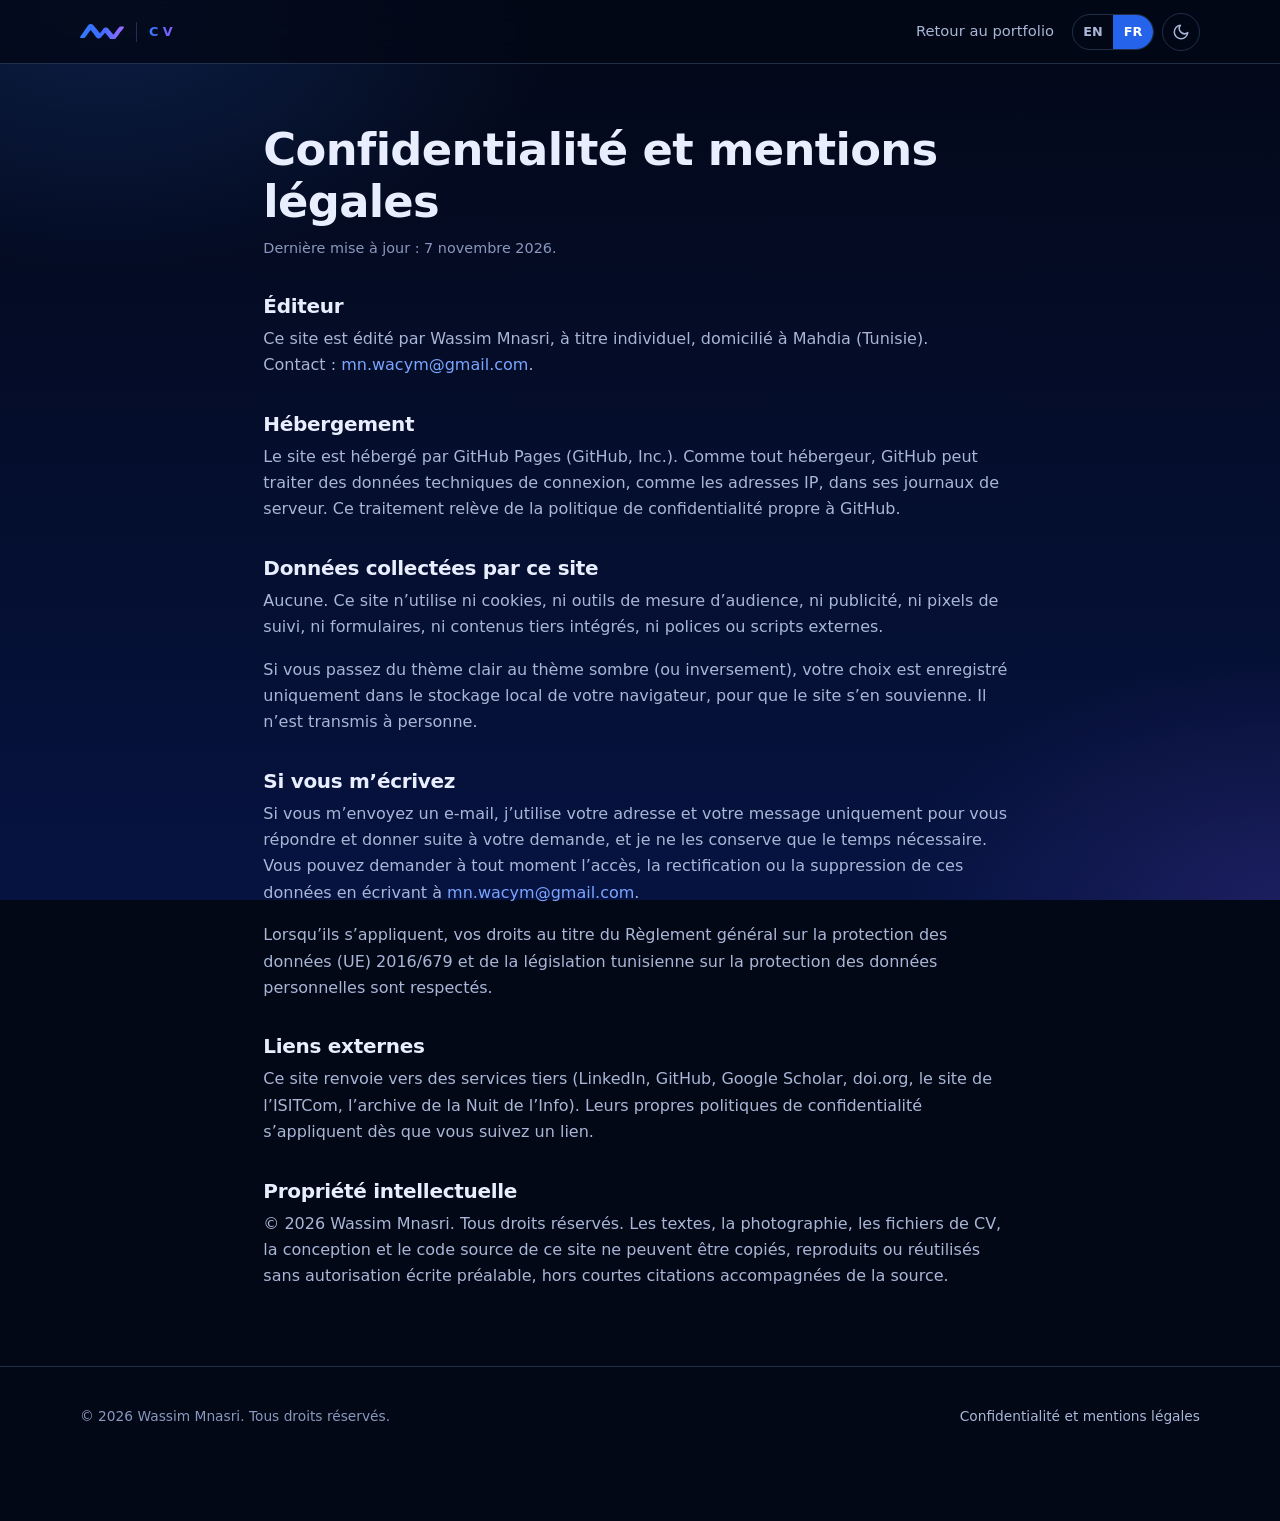
<file: fr/confidentialite/index.html>
<!DOCTYPE html>
<html lang="fr" data-theme="dark">
<head>
  <meta charset="utf-8">
  <meta name="viewport" content="width=device-width, initial-scale=1, viewport-fit=cover">
  <title>Confidentialité et mentions légales | Wassim Mnasri</title>
  <meta name="description" content="Confidentialité, hébergement et mentions légales du portfolio de Wassim Mnasri : ni cookies, ni suivi, ni contenu tiers.">
  <meta name="robots" content="index, follow, max-image-preview:large">
  <link rel="canonical" href="https://wassimmnasri.github.io/portfolio/fr/confidentialite/">
  <link rel="alternate" hreflang="en" href="https://wassimmnasri.github.io/portfolio/privacy/">
  <link rel="alternate" hreflang="fr" href="https://wassimmnasri.github.io/portfolio/fr/confidentialite/">
  <link rel="alternate" hreflang="x-default" href="https://wassimmnasri.github.io/portfolio/privacy/">
  <meta http-equiv="Content-Security-Policy" content="default-src 'none'; img-src 'self'; style-src 'self'; script-src 'self' 'sha256-yPvHXJghRLAj0OrNqjdUqMPTtrPxB69PD2VjcPvON/g='; base-uri 'none'; form-action 'none'">
  <meta name="referrer" content="strict-origin-when-cross-origin">
  <meta name="color-scheme" content="dark light">
  <meta name="theme-color" content="#030817">
  <meta property="og:type" content="website">
  <meta property="og:site_name" content="Wassim Mnasri">
  <meta property="og:title" content="Confidentialité et mentions légales | Wassim Mnasri">
  <meta property="og:description" content="Confidentialité, hébergement et mentions légales du portfolio de Wassim Mnasri : ni cookies, ni suivi, ni contenu tiers.">
  <meta property="og:url" content="https://wassimmnasri.github.io/portfolio/fr/confidentialite/">
  <meta property="og:locale" content="fr_FR">
  <meta property="og:locale:alternate" content="en_US">
  <meta property="og:image" content="https://wassimmnasri.github.io/portfolio/assets/img/og-image-fr.jpg">
  <meta property="og:image:width" content="1200">
  <meta property="og:image:height" content="630">
  <meta property="og:image:alt" content="Wassim Mnasri">
  <meta name="twitter:card" content="summary_large_image">
  <meta name="twitter:title" content="Confidentialité et mentions légales | Wassim Mnasri">
  <meta name="twitter:description" content="Confidentialité, hébergement et mentions légales du portfolio de Wassim Mnasri : ni cookies, ni suivi, ni contenu tiers.">
  <meta name="twitter:image" content="https://wassimmnasri.github.io/portfolio/assets/img/og-image-fr.jpg">
  <link rel="icon" href="../../assets/img/favicon.svg" type="image/svg+xml">
  <link rel="icon" href="../../assets/img/favicon-32.png" type="image/png" sizes="32x32">
  <link rel="apple-touch-icon" href="../../assets/img/apple-touch-icon.png">
  <link rel="stylesheet" href="../../assets/style.css">
  <script>document.documentElement.classList.add("js");try{var t=localStorage.getItem("mw-theme");if(t==="light"||t==="dark"){document.documentElement.setAttribute("data-theme",t)}}catch(e){}</script>
  <script src="../../assets/main.js" defer></script>
</head>
<body>
  <svg class="sprite" aria-hidden="true" focusable="false"><defs><linearGradient id="mw-grad" gradientUnits="userSpaceOnUse" x1="105" y1="0" x2="980" y2="0"><stop offset="0" stop-color="#2f7bff"/><stop offset=".5" stop-color="#3f6bff"/><stop offset="1" stop-color="#a06bff"/></linearGradient><path id="mw-mark" d="M306.5 11.2C304.6 11.4 302.6 11.8 300.8 12.3C298.4 12.8 296 13.6 293.8 14.4C292 15 290.2 15.7 288.5 16.5C287.1 17.1 285.8 17.8 284.5 18.5C283 19.4 281.6 20.3 280.2 21.2C279 22 277.9 22.9 276.8 23.8C275.6 24.8 274.5 25.7 273.5 26.8C272.1 28.2 270.8 29.7 269.5 31.2C268 33.2 266.5 35.2 265 37.2C259.7 44.5 254.6 51.9 249.5 59.2C246.3 63.8 243.3 68.5 240.1 73C227.5 91.1 214.7 109.1 202.2 127.3C183.9 153.8 165.6 180.4 147.4 207C137.2 221.7 126.8 236.3 116.6 251C114 254.8 111.3 258.6 108.9 262.5C108.3 263.6 107.6 264.6 107.1 265.8C106.7 266.7 106.3 267.7 106 268.8C105.7 270 105.6 271.3 105.5 272.5C105.5 273.2 105.5 274 105.5 274.8C105.6 275.9 105.7 277.1 106 278.2C106.2 278.8 106.3 279.4 106.6 280C106.9 280.8 107.4 281.7 107.9 282.5C108.4 283.2 108.9 283.9 109.5 284.5C110.3 285.3 111.1 286.1 112 286.7C112.6 287.1 113.3 287.4 114 287.8C114.9 288.2 116 288.5 117 288.8C118.9 289.2 120.8 289.4 122.8 289.5C140.8 290.3 159.7 290.3 177.8 289.5C178.9 289.4 180.1 289.4 181.3 289.3C183.2 289.1 185.1 288.8 187 288.5C188.1 288.2 189.2 287.9 190.3 287.6C192 287.1 193.7 286.4 195.3 285.6C196.5 285 197.6 284.3 198.8 283.6C200.1 282.6 201.3 281.6 202.5 280.5C203.4 279.7 204.2 278.9 205 278C206 277 206.9 275.9 207.8 274.8C226.1 251.5 242.9 226.9 260.5 203C264.9 197 269.3 191.2 273.8 185.2C285.3 169.9 296.1 154 307.7 138.8C310 135.7 312.3 132.5 314.9 129.8C315.4 129.2 315.9 128.4 316.5 128C316.9 127.8 317.2 127.5 317.6 127.5C318 127.5 318 127.8 318.2 128C318.5 128.4 318.2 129.7 318.4 130.2C318.6 131.1 318.9 131.8 319.3 132.5C320.5 134.5 322.4 136.2 323.8 138C326.8 142 329.5 146.3 332.5 150.3C358.9 184.8 385.7 219 412.1 253.5C416.7 259.6 421.6 265.5 426.3 271.5C428.4 274.2 430.6 276.8 433 279.2C434.4 280.7 435.9 282.1 437.5 283.4C439.4 285 441.4 286.4 443.5 287.7C445.5 289 447.6 290.2 449.8 291.2C452.5 292.5 455.6 293.5 458.5 294.4C460.6 295 462.8 295.5 465 295.9C466.6 296.1 468.2 296.3 469.8 296.5C472 296.8 474.3 297 476.5 297C479.4 297 482.4 296.8 485.2 296.4C486.4 296.2 487.6 296 488.8 295.7C490.3 295.4 491.8 295 493.3 294.6C494.7 294.2 496.1 293.7 497.5 293.2C500.1 292.2 502.6 290.9 505 289.5C506.9 288.5 508.7 287.3 510.5 286.1C512.3 284.8 513.9 283.5 515.5 282C519 278.7 522.2 275.1 525.3 271.5C530.9 265.2 536.4 258.9 541.8 252.5C545.2 248.6 548.3 244.4 551.7 240.5C553.8 238.1 556.2 235.9 558.3 233.5C563 228.2 567.8 222.9 572.4 217.5C579.6 209 586.7 200.1 594.1 191.8C596.1 189.5 598.6 187.6 600.4 185.2C600.8 184.8 601.2 184.3 601.5 183.8C601.8 183.2 601.8 182 602.3 181.6C602.5 181.4 602.6 181.2 602.8 181.2C603 181.1 603 181.1 603.3 181.1C603.9 181.2 604.3 181.7 604.8 182C606.6 183.3 608.3 185.7 609.7 187.5C630.7 213.2 651.4 239.2 671.9 265.2C681 276.8 689.9 288.7 699.3 300C700 300.8 700.6 301.5 701.3 302.2C702.3 303.4 703.5 304.6 704.8 305.6C706.3 307 707.9 308.3 709.5 309.5C711.1 310.7 712.8 311.8 714.5 312.9C717 314.4 719.6 315.8 722.2 317.1C724.6 318.2 727 319.1 729.5 319.9C732.5 320.8 735.6 321.8 738.8 322.5C740.6 322.9 742.4 323.1 744.2 323.3C745.7 323.5 747.3 323.6 748.8 323.8C751.1 323.9 753.6 324.1 756 324C758.9 323.9 761.9 323.7 764.8 323.3C767.4 323 770.1 322.6 772.8 321.9C774 321.6 775.3 321.3 776.5 320.9C779 320.1 781.5 319.2 784 318.2C785.6 317.6 787.2 316.9 788.8 316.1C790.2 315.3 791.6 314.5 793 313.7C794.5 312.8 796 311.8 797.5 310.7C799.3 309.4 801.1 308 802.8 306.6C804.3 305.3 805.8 303.9 807.2 302.5C808.6 301.1 809.9 299.5 811.2 298C834.6 269.6 856.2 239.6 879.1 210.8C880.7 208.6 882.5 206.6 884.2 204.5C901.1 183.3 917.4 161.5 934.3 140.2C936.7 137.1 939.4 134.1 941.8 131C952.7 117.2 963.8 103.4 974.2 89.2C975.3 87.8 976.3 86.3 977.1 84.8C977.8 83.3 978.4 81.8 978.8 80.3C979.1 78.9 979.4 77.4 979.4 76C979.5 74.4 979.2 72.6 978.8 71C978.5 70.2 978.3 69.5 977.9 68.8C977.6 68.2 977.3 67.5 976.9 67C976.4 66.2 975.7 65.4 975 64.8C974.4 64.1 973.7 63.6 973 63.1C971.9 62.3 970.7 61.8 969.5 61.3C968.5 61 967.3 60.8 966.2 60.6C965.3 60.4 964.3 60.3 963.3 60.2C945.6 59.3 926.6 59.1 909 60.2C906.9 60.4 904.8 60.8 902.8 61.3C901.5 61.6 900.2 61.9 899 62.3C897.9 62.7 896.8 63.2 895.8 63.7C894.5 64.3 893.2 65 892 65.8C890.7 66.8 889.4 67.8 888.2 69C886.4 70.9 884.7 73.1 883 75.3C855.8 109.9 829.2 145 802 179.8C792.2 192.3 783.1 205.3 773.3 217.8C772.5 218.7 771 221.3 770 221.9C769.6 222.1 769.4 222.3 769 222.3C768.5 222.2 768.1 221.9 767.8 221.7C767 221.2 766.4 220.4 765.9 219.8C745.8 197.9 728.1 173.4 709.1 150.5C696.5 135.2 683.8 119.9 670.9 104.8C669 102.6 667.1 100.4 665 98.5C664 97.6 663 96.7 662 95.8C660.5 94.6 658.9 93.3 657.2 92.2C655.6 91 653.8 89.9 652 88.8C650.3 87.8 648.5 86.8 646.8 85.9C645 85 643.1 84.3 641.2 83.6C639.5 83 637.8 82.4 636 82C634.4 81.5 632.9 81.1 631.2 80.9C629.6 80.6 627.9 80.4 626.3 80.2C624.1 80 621.9 79.8 619.8 79.8C617.9 79.7 616.1 79.9 614.2 80C612.2 80.1 610.1 80.3 608 80.6C605.4 81 602.8 81.7 600.3 82.4C597.6 83.2 595 84.2 592.5 85.3C590.7 86.1 589 86.9 587.2 87.9C585.7 88.7 584.2 89.7 582.8 90.7C581 92 579.4 93.3 577.7 94.7C575.8 96.4 573.9 98.3 572.2 100.3C569 103.9 566.1 107.7 563.1 111.5C550 128 537.3 144.8 524.5 161.5C519 168.8 513.7 176.3 508 183.5C506.6 185.3 505 186.9 503.6 188.8C502.9 189.6 502.2 191.4 501.3 192C501 192.2 500.9 192.5 500.5 192.5C500.2 192.5 500 192.5 499.8 192.4C499.2 192.3 498.9 191.8 498.5 191.5C497.7 190.9 497 189.8 496.3 189C487.2 178 478.6 166.6 469.7 155.5C449.6 130.4 429.2 105.3 408.4 80.8C397 67.2 385.8 53.5 374.4 40C371 36 367.6 32 364 28.2C363.1 27.4 362.2 26.5 361.2 25.7C359.2 23.9 356.9 22.2 354.5 20.8C352.2 19.4 349.9 18.1 347.5 16.9C345.2 15.9 342.9 15 340.5 14.2C338.4 13.4 336.2 12.8 334 12.2C332 11.8 330 11.4 328 11.2C325.9 10.9 323.8 10.6 321.8 10.5C319.3 10.4 316.7 10.4 314.3 10.5C311.7 10.6 309 10.8 306.5 11.2Z"/></defs></svg>
  <a class="skip-link" href="#main">Aller au contenu</a>
  <header class="site-header">
    <div class="wrap bar">
      <a class="brand" href="../" aria-label="Wassim Mnasri, CV : accueil"><svg class="mark" viewBox="105 9 875 316" aria-hidden="true" focusable="false"><use href="#mw-mark" fill="url(#mw-grad)"/></svg><span class="brand-sep" aria-hidden="true"></span><span class="brand-word" aria-hidden="true">CV</span></a>
      <nav class="nav" aria-label="Navigation principale">
        <a href="../">Retour au portfolio</a>
      </nav>
      <div class="tools">
        <div class="lang" role="group" aria-label="Langue">
          <a href="../../privacy/" hreflang="en" lang="en">EN</a>
          <a href="./" hreflang="fr" lang="fr" aria-current="true">FR</a>
        </div>
        <button class="icon-btn" id="theme-toggle" type="button" aria-label="Basculer entre le thème clair et le thème sombre"><svg class="icon-moon" viewBox="0 0 24 24" fill="none" stroke="currentColor" stroke-width="2" stroke-linecap="round" stroke-linejoin="round" aria-hidden="true"><path d="M21 12.8A9 9 0 1 1 11.2 3a7 7 0 0 0 9.8 9.8z"/></svg><svg class="icon-sun" viewBox="0 0 24 24" fill="none" stroke="currentColor" stroke-width="2" stroke-linecap="round" aria-hidden="true"><circle cx="12" cy="12" r="4"/><path d="M12 2v2M12 20v2M4.9 4.9l1.4 1.4M17.7 17.7l1.4 1.4M2 12h2M20 12h2M4.9 19.1l1.4-1.4M17.7 6.3l1.4-1.4"/></svg></button>
      </div>
    </div>
  </header>

  <main id="main">
    <div class="section">
      <div class="wrap prose">
        <h1>Confidentialité et mentions légales</h1>
        <p class="meta">Dernière mise à jour : 7 novembre 2026.</p>
        <h2>Éditeur</h2>
        <p>Ce site est édité par Wassim Mnasri, à titre individuel, domicilié à Mahdia (Tunisie). Contact : <a href="mailto:mn.wacym@gmail.com">mn.wacym@gmail.com</a>.</p>
        <h2>Hébergement</h2>
        <p>Le site est hébergé par GitHub Pages (GitHub, Inc.). Comme tout hébergeur, GitHub peut traiter des données techniques de connexion, comme les adresses IP, dans ses journaux de serveur. Ce traitement relève de la politique de confidentialité propre à GitHub.</p>
        <h2>Données collectées par ce site</h2>
        <p>Aucune. Ce site n’utilise ni cookies, ni outils de mesure d’audience, ni publicité, ni pixels de suivi, ni formulaires, ni contenus tiers intégrés, ni polices ou scripts externes.</p>
        <p>Si vous passez du thème clair au thème sombre (ou inversement), votre choix est enregistré uniquement dans le stockage local de votre navigateur, pour que le site s’en souvienne. Il n’est transmis à personne.</p>
        <h2>Si vous m’écrivez</h2>
        <p>Si vous m’envoyez un e-mail, j’utilise votre adresse et votre message uniquement pour vous répondre et donner suite à votre demande, et je ne les conserve que le temps nécessaire. Vous pouvez demander à tout moment l’accès, la rectification ou la suppression de ces données en écrivant à <a href="mailto:mn.wacym@gmail.com">mn.wacym@gmail.com</a>.</p>
        <p>Lorsqu’ils s’appliquent, vos droits au titre du Règlement général sur la protection des données (UE) 2016/679 et de la législation tunisienne sur la protection des données personnelles sont respectés.</p>
        <h2>Liens externes</h2>
        <p>Ce site renvoie vers des services tiers (LinkedIn, GitHub, Google Scholar, doi.org, le site de l’ISITCom, l’archive de la Nuit de l’Info). Leurs propres politiques de confidentialité s’appliquent dès que vous suivez un lien.</p>
        <h2>Propriété intellectuelle</h2>
        <p>© 2026 Wassim Mnasri. Tous droits réservés. Les textes, la photographie, les fichiers de CV, la conception et le code source de ce site ne peuvent être copiés, reproduits ou réutilisés sans autorisation écrite préalable, hors courtes citations accompagnées de la source.</p>
      </div>
    </div>
  </main>

  <footer class="site-footer">
    <div class="wrap footer-row">
      <span>© 2026 Wassim Mnasri. Tous droits réservés.</span>
      <a href="./">Confidentialité et mentions légales</a>
    </div>
  </footer>
  <button class="to-top" id="to-top" type="button" aria-label="Retour en haut">&uarr;</button>
</body>
</html>
</file>
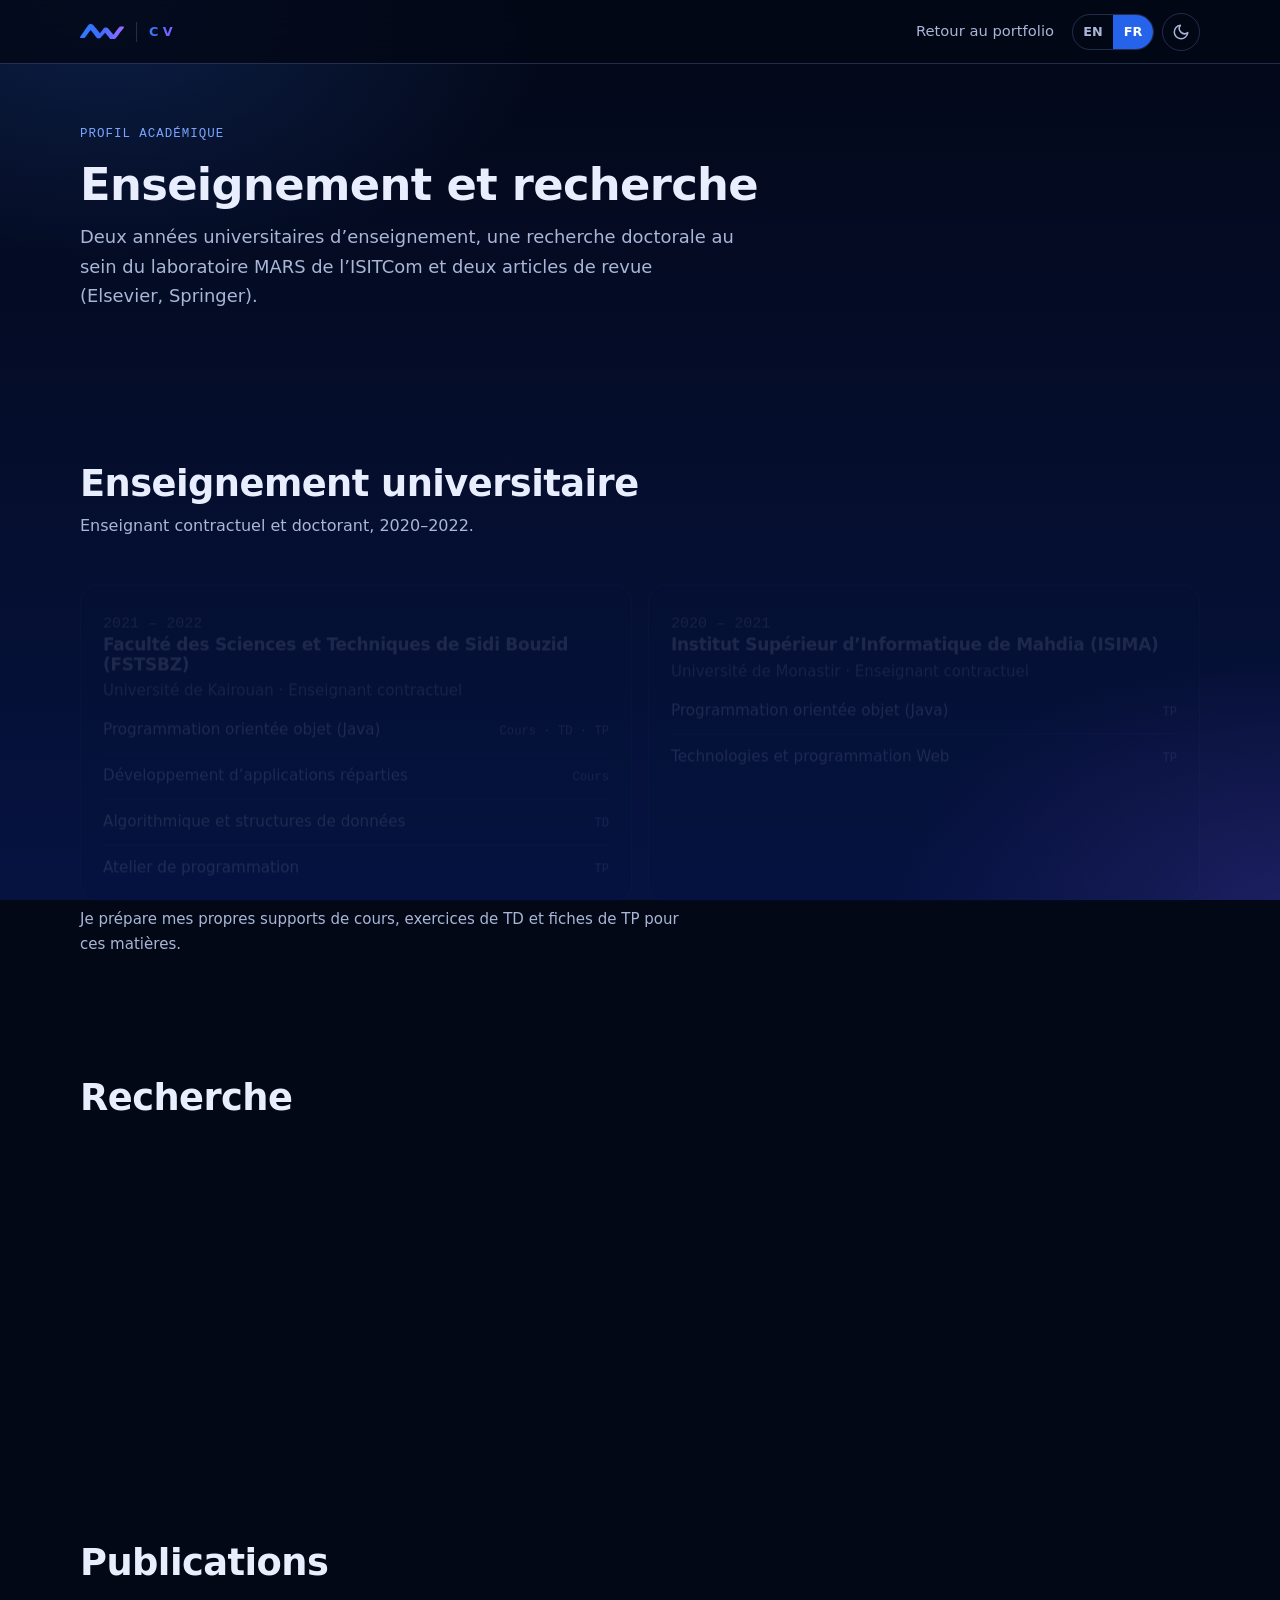
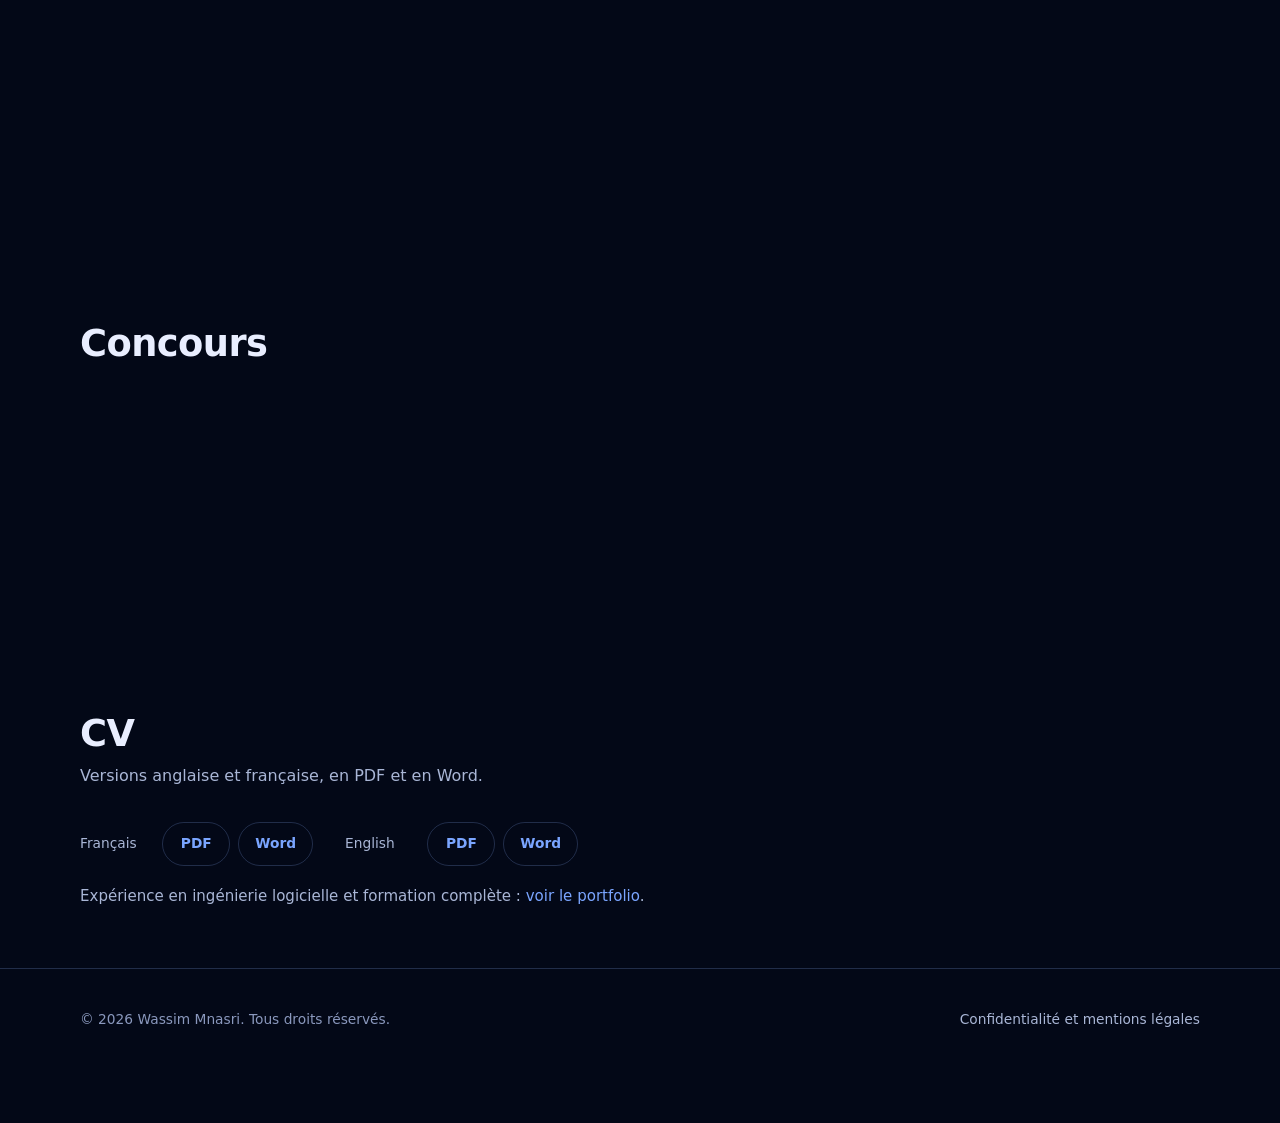
<file: fr/enseignement/index.html>
<!DOCTYPE html>
<html lang="fr" data-theme="dark">
<head>
  <meta charset="utf-8">
  <meta name="viewport" content="width=device-width, initial-scale=1, viewport-fit=cover">
  <title>Enseignement et recherche | Wassim Mnasri</title>
  <meta name="description" content="Enseignement universitaire, recherche doctorale au laboratoire MARS (ISITCom) et publications de Wassim Mnasri, en plus de son parcours de développeur web full stack.">
  <meta name="robots" content="index, follow, max-image-preview:large">
  <link rel="canonical" href="https://wassimmnasri.github.io/portfolio/fr/enseignement/">
  <link rel="alternate" hreflang="en" href="https://wassimmnasri.github.io/portfolio/teaching/">
  <link rel="alternate" hreflang="fr" href="https://wassimmnasri.github.io/portfolio/fr/enseignement/">
  <link rel="alternate" hreflang="x-default" href="https://wassimmnasri.github.io/portfolio/teaching/">
  <meta http-equiv="Content-Security-Policy" content="default-src 'none'; img-src 'self'; style-src 'self'; script-src 'self' 'sha256-yPvHXJghRLAj0OrNqjdUqMPTtrPxB69PD2VjcPvON/g='; base-uri 'none'; form-action 'none'">
  <meta name="referrer" content="strict-origin-when-cross-origin">
  <meta name="color-scheme" content="dark light">
  <meta name="theme-color" content="#030817">
  <meta property="og:type" content="website">
  <meta property="og:site_name" content="Wassim Mnasri">
  <meta property="og:title" content="Enseignement et recherche | Wassim Mnasri">
  <meta property="og:description" content="Enseignement universitaire, recherche doctorale au laboratoire MARS (ISITCom) et publications de Wassim Mnasri, en plus de son parcours de développeur web full stack.">
  <meta property="og:url" content="https://wassimmnasri.github.io/portfolio/fr/enseignement/">
  <meta property="og:locale" content="fr_FR">
  <meta property="og:locale:alternate" content="en_US">
  <meta property="og:image" content="https://wassimmnasri.github.io/portfolio/assets/img/og-image-fr.jpg">
  <meta property="og:image:width" content="1200">
  <meta property="og:image:height" content="630">
  <meta property="og:image:alt" content="Wassim Mnasri">
  <meta name="twitter:card" content="summary_large_image">
  <meta name="twitter:title" content="Enseignement et recherche | Wassim Mnasri">
  <meta name="twitter:description" content="Enseignement universitaire, recherche doctorale au laboratoire MARS (ISITCom) et publications de Wassim Mnasri, en plus de son parcours de développeur web full stack.">
  <meta name="twitter:image" content="https://wassimmnasri.github.io/portfolio/assets/img/og-image-fr.jpg">
  <link rel="icon" href="../../assets/img/favicon.svg" type="image/svg+xml">
  <link rel="icon" href="../../assets/img/favicon-32.png" type="image/png" sizes="32x32">
  <link rel="apple-touch-icon" href="../../assets/img/apple-touch-icon.png">
  <link rel="stylesheet" href="../../assets/style.css">
  <script>document.documentElement.classList.add("js");try{var t=localStorage.getItem("mw-theme");if(t==="light"||t==="dark"){document.documentElement.setAttribute("data-theme",t)}}catch(e){}</script>
  <script src="../../assets/main.js" defer></script>
</head>
<body>
  <svg class="sprite" aria-hidden="true" focusable="false"><defs><linearGradient id="mw-grad" gradientUnits="userSpaceOnUse" x1="105" y1="0" x2="980" y2="0"><stop offset="0" stop-color="#2f7bff"/><stop offset=".5" stop-color="#3f6bff"/><stop offset="1" stop-color="#a06bff"/></linearGradient><path id="mw-mark" d="M306.5 11.2C304.6 11.4 302.6 11.8 300.8 12.3C298.4 12.8 296 13.6 293.8 14.4C292 15 290.2 15.7 288.5 16.5C287.1 17.1 285.8 17.8 284.5 18.5C283 19.4 281.6 20.3 280.2 21.2C279 22 277.9 22.9 276.8 23.8C275.6 24.8 274.5 25.7 273.5 26.8C272.1 28.2 270.8 29.7 269.5 31.2C268 33.2 266.5 35.2 265 37.2C259.7 44.5 254.6 51.9 249.5 59.2C246.3 63.8 243.3 68.5 240.1 73C227.5 91.1 214.7 109.1 202.2 127.3C183.9 153.8 165.6 180.4 147.4 207C137.2 221.7 126.8 236.3 116.6 251C114 254.8 111.3 258.6 108.9 262.5C108.3 263.6 107.6 264.6 107.1 265.8C106.7 266.7 106.3 267.7 106 268.8C105.7 270 105.6 271.3 105.5 272.5C105.5 273.2 105.5 274 105.5 274.8C105.6 275.9 105.7 277.1 106 278.2C106.2 278.8 106.3 279.4 106.6 280C106.9 280.8 107.4 281.7 107.9 282.5C108.4 283.2 108.9 283.9 109.5 284.5C110.3 285.3 111.1 286.1 112 286.7C112.6 287.1 113.3 287.4 114 287.8C114.9 288.2 116 288.5 117 288.8C118.9 289.2 120.8 289.4 122.8 289.5C140.8 290.3 159.7 290.3 177.8 289.5C178.9 289.4 180.1 289.4 181.3 289.3C183.2 289.1 185.1 288.8 187 288.5C188.1 288.2 189.2 287.9 190.3 287.6C192 287.1 193.7 286.4 195.3 285.6C196.5 285 197.6 284.3 198.8 283.6C200.1 282.6 201.3 281.6 202.5 280.5C203.4 279.7 204.2 278.9 205 278C206 277 206.9 275.9 207.8 274.8C226.1 251.5 242.9 226.9 260.5 203C264.9 197 269.3 191.2 273.8 185.2C285.3 169.9 296.1 154 307.7 138.8C310 135.7 312.3 132.5 314.9 129.8C315.4 129.2 315.9 128.4 316.5 128C316.9 127.8 317.2 127.5 317.6 127.5C318 127.5 318 127.8 318.2 128C318.5 128.4 318.2 129.7 318.4 130.2C318.6 131.1 318.9 131.8 319.3 132.5C320.5 134.5 322.4 136.2 323.8 138C326.8 142 329.5 146.3 332.5 150.3C358.9 184.8 385.7 219 412.1 253.5C416.7 259.6 421.6 265.5 426.3 271.5C428.4 274.2 430.6 276.8 433 279.2C434.4 280.7 435.9 282.1 437.5 283.4C439.4 285 441.4 286.4 443.5 287.7C445.5 289 447.6 290.2 449.8 291.2C452.5 292.5 455.6 293.5 458.5 294.4C460.6 295 462.8 295.5 465 295.9C466.6 296.1 468.2 296.3 469.8 296.5C472 296.8 474.3 297 476.5 297C479.4 297 482.4 296.8 485.2 296.4C486.4 296.2 487.6 296 488.8 295.7C490.3 295.4 491.8 295 493.3 294.6C494.7 294.2 496.1 293.7 497.5 293.2C500.1 292.2 502.6 290.9 505 289.5C506.9 288.5 508.7 287.3 510.5 286.1C512.3 284.8 513.9 283.5 515.5 282C519 278.7 522.2 275.1 525.3 271.5C530.9 265.2 536.4 258.9 541.8 252.5C545.2 248.6 548.3 244.4 551.7 240.5C553.8 238.1 556.2 235.9 558.3 233.5C563 228.2 567.8 222.9 572.4 217.5C579.6 209 586.7 200.1 594.1 191.8C596.1 189.5 598.6 187.6 600.4 185.2C600.8 184.8 601.2 184.3 601.5 183.8C601.8 183.2 601.8 182 602.3 181.6C602.5 181.4 602.6 181.2 602.8 181.2C603 181.1 603 181.1 603.3 181.1C603.9 181.2 604.3 181.7 604.8 182C606.6 183.3 608.3 185.7 609.7 187.5C630.7 213.2 651.4 239.2 671.9 265.2C681 276.8 689.9 288.7 699.3 300C700 300.8 700.6 301.5 701.3 302.2C702.3 303.4 703.5 304.6 704.8 305.6C706.3 307 707.9 308.3 709.5 309.5C711.1 310.7 712.8 311.8 714.5 312.9C717 314.4 719.6 315.8 722.2 317.1C724.6 318.2 727 319.1 729.5 319.9C732.5 320.8 735.6 321.8 738.8 322.5C740.6 322.9 742.4 323.1 744.2 323.3C745.7 323.5 747.3 323.6 748.8 323.8C751.1 323.9 753.6 324.1 756 324C758.9 323.9 761.9 323.7 764.8 323.3C767.4 323 770.1 322.6 772.8 321.9C774 321.6 775.3 321.3 776.5 320.9C779 320.1 781.5 319.2 784 318.2C785.6 317.6 787.2 316.9 788.8 316.1C790.2 315.3 791.6 314.5 793 313.7C794.5 312.8 796 311.8 797.5 310.7C799.3 309.4 801.1 308 802.8 306.6C804.3 305.3 805.8 303.9 807.2 302.5C808.6 301.1 809.9 299.5 811.2 298C834.6 269.6 856.2 239.6 879.1 210.8C880.7 208.6 882.5 206.6 884.2 204.5C901.1 183.3 917.4 161.5 934.3 140.2C936.7 137.1 939.4 134.1 941.8 131C952.7 117.2 963.8 103.4 974.2 89.2C975.3 87.8 976.3 86.3 977.1 84.8C977.8 83.3 978.4 81.8 978.8 80.3C979.1 78.9 979.4 77.4 979.4 76C979.5 74.4 979.2 72.6 978.8 71C978.5 70.2 978.3 69.5 977.9 68.8C977.6 68.2 977.3 67.5 976.9 67C976.4 66.2 975.7 65.4 975 64.8C974.4 64.1 973.7 63.6 973 63.1C971.9 62.3 970.7 61.8 969.5 61.3C968.5 61 967.3 60.8 966.2 60.6C965.3 60.4 964.3 60.3 963.3 60.2C945.6 59.3 926.6 59.1 909 60.2C906.9 60.4 904.8 60.8 902.8 61.3C901.5 61.6 900.2 61.9 899 62.3C897.9 62.7 896.8 63.2 895.8 63.7C894.5 64.3 893.2 65 892 65.8C890.7 66.8 889.4 67.8 888.2 69C886.4 70.9 884.7 73.1 883 75.3C855.8 109.9 829.2 145 802 179.8C792.2 192.3 783.1 205.3 773.3 217.8C772.5 218.7 771 221.3 770 221.9C769.6 222.1 769.4 222.3 769 222.3C768.5 222.2 768.1 221.9 767.8 221.7C767 221.2 766.4 220.4 765.9 219.8C745.8 197.9 728.1 173.4 709.1 150.5C696.5 135.2 683.8 119.9 670.9 104.8C669 102.6 667.1 100.4 665 98.5C664 97.6 663 96.7 662 95.8C660.5 94.6 658.9 93.3 657.2 92.2C655.6 91 653.8 89.9 652 88.8C650.3 87.8 648.5 86.8 646.8 85.9C645 85 643.1 84.3 641.2 83.6C639.5 83 637.8 82.4 636 82C634.4 81.5 632.9 81.1 631.2 80.9C629.6 80.6 627.9 80.4 626.3 80.2C624.1 80 621.9 79.8 619.8 79.8C617.9 79.7 616.1 79.9 614.2 80C612.2 80.1 610.1 80.3 608 80.6C605.4 81 602.8 81.7 600.3 82.4C597.6 83.2 595 84.2 592.5 85.3C590.7 86.1 589 86.9 587.2 87.9C585.7 88.7 584.2 89.7 582.8 90.7C581 92 579.4 93.3 577.7 94.7C575.8 96.4 573.9 98.3 572.2 100.3C569 103.9 566.1 107.7 563.1 111.5C550 128 537.3 144.8 524.5 161.5C519 168.8 513.7 176.3 508 183.5C506.6 185.3 505 186.9 503.6 188.8C502.9 189.6 502.2 191.4 501.3 192C501 192.2 500.9 192.5 500.5 192.5C500.2 192.5 500 192.5 499.8 192.4C499.2 192.3 498.9 191.8 498.5 191.5C497.7 190.9 497 189.8 496.3 189C487.2 178 478.6 166.6 469.7 155.5C449.6 130.4 429.2 105.3 408.4 80.8C397 67.2 385.8 53.5 374.4 40C371 36 367.6 32 364 28.2C363.1 27.4 362.2 26.5 361.2 25.7C359.2 23.9 356.9 22.2 354.5 20.8C352.2 19.4 349.9 18.1 347.5 16.9C345.2 15.9 342.9 15 340.5 14.2C338.4 13.4 336.2 12.8 334 12.2C332 11.8 330 11.4 328 11.2C325.9 10.9 323.8 10.6 321.8 10.5C319.3 10.4 316.7 10.4 314.3 10.5C311.7 10.6 309 10.8 306.5 11.2Z"/></defs></svg>
  <a class="skip-link" href="#main">Aller au contenu</a>
  <header class="site-header">
    <div class="wrap bar">
      <a class="brand" href="../" aria-label="Wassim Mnasri, CV : accueil"><svg class="mark" viewBox="105 9 875 316" aria-hidden="true" focusable="false"><use href="#mw-mark" fill="url(#mw-grad)"/></svg><span class="brand-sep" aria-hidden="true"></span><span class="brand-word" aria-hidden="true">CV</span></a>
      <nav class="nav" aria-label="Navigation principale">
        <a href="../">Retour au portfolio</a>
      </nav>
      <div class="tools">
        <div class="lang" role="group" aria-label="Langue">
          <a href="../../teaching/" hreflang="en" lang="en">EN</a>
          <a href="./" hreflang="fr" lang="fr" aria-current="true">FR</a>
        </div>
        <button class="icon-btn" id="theme-toggle" type="button" aria-label="Basculer entre le thème clair et le thème sombre"><svg class="icon-moon" viewBox="0 0 24 24" fill="none" stroke="currentColor" stroke-width="2" stroke-linecap="round" stroke-linejoin="round" aria-hidden="true"><path d="M21 12.8A9 9 0 1 1 11.2 3a7 7 0 0 0 9.8 9.8z"/></svg><svg class="icon-sun" viewBox="0 0 24 24" fill="none" stroke="currentColor" stroke-width="2" stroke-linecap="round" aria-hidden="true"><circle cx="12" cy="12" r="4"/><path d="M12 2v2M12 20v2M4.9 4.9l1.4 1.4M17.7 17.7l1.4 1.4M2 12h2M20 12h2M4.9 19.1l1.4-1.4M17.7 6.3l1.4-1.4"/></svg></button>
      </div>
    </div>
  </header>

  <main id="main">
    <div class="section">
      <div class="wrap">
        <div class="section-head page-head">
          <p class="eyebrow">Profil académique</p>
          <h1>Enseignement et recherche</h1>
          <p class="lead">Deux années universitaires d’enseignement, une recherche doctorale au sein du laboratoire MARS de l’ISITCom et deux articles de revue (Elsevier, Springer).</p>
        </div>
      </div>
    </div>

    <section class="section" aria-labelledby="teaching-title">
      <div class="wrap">
        <div class="section-head"><h2 id="teaching-title">Enseignement universitaire</h2><p class="section-sub">Enseignant contractuel et doctorant, 2020–2022.</p></div>
        <div class="grid">
        <article class="card reveal">
          <p class="card-meta">2021 – 2022</p>
          <h3>Faculté des Sciences et Techniques de Sidi Bouzid (FSTSBZ)</h3>
          <p class="org">Université de Kairouan · Enseignant contractuel</p>
          <ul class="subject-list"><li><span>Programmation orientée objet (Java)</span><span class="subject-kind">Cours · TD · TP</span></li><li><span>Développement d’applications réparties</span><span class="subject-kind">Cours</span></li><li><span>Algorithmique et structures de données</span><span class="subject-kind">TD</span></li><li><span>Atelier de programmation</span><span class="subject-kind">TP</span></li></ul>
        </article>
        <article class="card reveal">
          <p class="card-meta">2020 – 2021</p>
          <h3>Institut Supérieur d’Informatique de Mahdia (ISIMA)</h3>
          <p class="org">Université de Monastir · Enseignant contractuel</p>
          <ul class="subject-list"><li><span>Programmation orientée objet (Java)</span><span class="subject-kind">TP</span></li><li><span>Technologies et programmation Web</span><span class="subject-kind">TP</span></li></ul>
        </article>
        </div>
        <p class="note">Je prépare mes propres supports de cours, exercices de TD et fiches de TP pour ces matières.</p>
      </div>
    </section>

    <section class="section" aria-labelledby="research-title">
      <div class="wrap">
        <div class="section-head"><h2 id="research-title">Recherche</h2></div>
        <div class="grid">
        <article class="card reveal">
          <p class="card-meta">2019 – 2022</p>
          <h3>Recherche doctorale en informatique</h3>
          <p class="org">ISITCom · Laboratoire MARS, groupe SDM</p>
          <p>Maximisation de l’influence de groupes avec protection de la vie privée dans les réseaux sociaux. Encadrement : Pr Lotfi Ben Romdhane et Dr Mehdi Azaouzi. Trois années d’inscription ; thèse non achevée.</p>
          <a class="card-link" href="https://isitcom.rnu.tn/fra/pages/389/Laboratoire-MARS" target="_blank" rel="noopener noreferrer">Laboratoire MARS &#8599;</a>
        </article>
        <article class="card reveal">
          <p class="card-meta">2016 – 2019</p>
          <h3>Mémoire de mastère de recherche</h3>
          <p class="org">ISITCom · Informatique distribuée</p>
          <p>Un algorithme parallèle fondé sur des arbres d’influence pour détecter les utilisateurs influents dans les réseaux sociaux. Soutenu en juin 2019.</p>
        </article>
        </div>
      </div>
    </section>

    <section class="section" aria-labelledby="publications-title">
      <div class="wrap">
        <div class="section-head"><h2 id="publications-title">Publications</h2></div>
        <div class="grid">

        <article class="card reveal">
          <p class="card-meta">Elsevier · Computer Science Review · 2021</p>
          <h3>New trends in influence maximization models</h3>
          <p>M. Azaouzi, W. Mnasri, L. B. Romdhane</p>
          <a class="card-link" href="https://doi.org/10.1016/j.cosrev.2021.100393" target="_blank" rel="noopener noreferrer">doi.org/10.1016/j.cosrev.2021.100393 &#8599;</a>
        </article>
        <article class="card reveal">
          <p class="card-meta">Springer · Applied Intelligence · 2021</p>
          <h3>Parallel social behavior-based algorithm for identification of influential users in social network</h3>
          <p>W. Mnasri, M. Azaouzi, L. B. Romdhane</p>
          <a class="card-link" href="https://doi.org/10.1007/s10489-021-02203-x" target="_blank" rel="noopener noreferrer">doi.org/10.1007/s10489-021-02203-x &#8599;</a>
        </article>
        </div>
      </div>
    </section>

    <section class="section" aria-labelledby="competitions-title">
      <div class="wrap">
        <div class="section-head"><h2 id="competitions-title">Concours</h2></div>
        <div class="grid">
        <article class="card reveal">
          <p class="card-meta">2018</p>
          <h3>Nuit de l’Info</h3>
          <p class="org">Équipe ISITCOM_BRIGHT_SIDE · ISITCom Hammam Sousse</p>
          <p>2e place aux défis Dockerisation (Neosoft) et Suis ton projet !! (Alithya).</p>
          <a class="card-link" href="https://www.nuitdelinfo.com/archives/2018" target="_blank" rel="noopener noreferrer">Archive officielle &#8599;</a>
        </article>
        </div>
      </div>
    </section>

    <section class="section" aria-labelledby="resume-title">
      <div class="wrap">
        <div class="section-head"><h2 id="resume-title">CV</h2><p class="section-sub">Versions anglaise et française, en PDF et en Word.</p></div>
        <ul class="cv-links" aria-label="Téléchargements du CV"><li><span class="cv-lang" lang="fr">Français</span><a class="cv-chip" href="../../cv/Wassim_Mnasri_CV_FR.pdf" download aria-label="Télécharger le CV en français, PDF">PDF</a><a class="cv-chip" href="../../cv/Wassim_Mnasri_CV_FR.docx" download aria-label="Télécharger le CV en français, Word">Word</a></li><li><span class="cv-lang" lang="en">English</span><a class="cv-chip" href="../../cv/Wassim_Mnasri_CV_EN.pdf" download aria-label="Télécharger le CV en anglais, PDF">PDF</a><a class="cv-chip" href="../../cv/Wassim_Mnasri_CV_EN.docx" download aria-label="Télécharger le CV en anglais, Word">Word</a></li></ul>
        <p class="note">Expérience en ingénierie logicielle et formation complète : <a href="../#experience">voir le portfolio</a>.</p>
      </div>
    </section>
  </main>

  <footer class="site-footer">
    <div class="wrap footer-row">
      <span>© 2026 Wassim Mnasri. Tous droits réservés.</span>
      <a href="./">Confidentialité et mentions légales</a>
    </div>
  </footer>
  <button class="to-top" id="to-top" type="button" aria-label="Retour en haut">&uarr;</button>
</body>
</html>
</file>
<file: assets/style.css>
/* ==========================================================================
   Wassim Mnasri — portfolio
   1. Tokens   2. Base   3. Layout   4. Header   5. Hero   6. Sections
   7. Components   8. Footer   9. Utilities   10. Responsive   11. Print
   ========================================================================== */

/* 1. Tokens ---------------------------------------------------------------- */
:root {
  --bg: #030817;
  --bg-2: #061341;
  --bg-solid: #030817;
  --text: #e9eeff;
  --muted: #a9b6d6;
  --faint: #8a98bd;
  --line: rgba(143, 176, 255, .22);
  --card: rgba(10, 22, 70, .5);
  --blue: #2f7bff;
  --violet: #8d5cff;
  --btn-from: #2563eb;
  --btn-to: #7c3aed;
  --accent: #7aa5ff;
  --word-from: #2f7bff;
  --word-to: #8d5cff;
  --radius: 18px;
  --wrap: 1120px;
  --header-h: 64px;
  --font: "Segoe UI Variable Display", "SF Pro Display", "Segoe UI", system-ui, -apple-system, Inter, Roboto, "Helvetica Neue", Arial, sans-serif;
  --mono: ui-monospace, "SF Mono", Menlo, Consolas, monospace;
  --ease: cubic-bezier(.2, .8, .2, 1);
  color-scheme: dark;
}

[data-theme="light"] {
  --bg: #f5f7ff;
  --bg-2: #e8eeff;
  --bg-solid: #f5f7ff;
  --text: #0b1230;
  --muted: #3b4973;
  --faint: #53628d;
  --line: rgba(30, 50, 120, .18);
  --card: rgba(255, 255, 255, .9);
  --accent: #1a56cc;
  --word-from: #1d4ed8;
  --word-to: #6d28d9;
  color-scheme: light;
}

/* 2. Base ------------------------------------------------------------------ */
*, *::before, *::after { box-sizing: border-box; }

html {
  scroll-behavior: smooth;
  scroll-padding-top: calc(var(--header-h) + 16px);
  -webkit-text-size-adjust: 100%;
}

body {
  margin: 0;
  min-height: 100vh;
  background: var(--bg-solid);
  color: var(--text);
  font-family: var(--font);
  font-size: 1rem;
  line-height: 1.65;
  text-rendering: optimizeLegibility;
}

body::before {
  content: "";
  position: fixed;
  inset: 0;
  z-index: -1;
  background:
    radial-gradient(60% 50% at 8% 0%, rgba(47, 123, 255, .2), transparent 60%),
    radial-gradient(50% 45% at 100% 100%, rgba(141, 92, 255, .16), transparent 60%),
    linear-gradient(180deg, var(--bg) 0%, var(--bg-2) 100%);
}

h1, h2, h3 { margin: 0; line-height: 1.15; letter-spacing: -.015em; }
p { margin: 0 0 1em; text-wrap: pretty; }
ul, ol { margin: 0; padding: 0; }
img { max-width: 100%; height: auto; }
a { color: var(--accent); text-decoration: none; }
a:hover { text-decoration: underline; text-underline-offset: 3px; }
:focus-visible { outline: 2px solid var(--accent); outline-offset: 3px; border-radius: 6px; }

.nb { white-space: nowrap; }
.sprite { position: absolute; width: 0; height: 0; overflow: hidden; }

.skip-link {
  position: absolute;
  left: 12px;
  top: -64px;
  z-index: 100;
  padding: 8px 14px;
  border-radius: 8px;
  background: var(--btn-from);
  color: #fff;
}
.skip-link:focus { top: 12px; }

/* 3. Layout ---------------------------------------------------------------- */
.wrap {
  width: min(var(--wrap), 100% - 2 * clamp(18px, 4vw, 32px));
  margin-inline: auto;
}

.section { padding-block: clamp(32px, 5vw, 60px); }
.section-head { margin-bottom: clamp(20px, 3vw, 32px); }
.section-head h2 { font-size: clamp(1.7rem, 3.4vw, 2.3rem); }
.section-sub { margin: 8px 0 0; color: var(--muted); max-width: 64ch; }

.grid {
  display: grid;
  grid-template-columns: repeat(auto-fit, minmax(min(100%, 300px), 1fr));
  gap: 16px;
}

/* 4. Header ---------------------------------------------------------------- */
.site-header {
  position: sticky;
  top: 0;
  z-index: 50;
  height: var(--header-h);
  background: var(--bg-solid);
  border-bottom: 1px solid var(--line);
}
@supports (background: color-mix(in srgb, red, blue)) {
  .site-header {
    background: color-mix(in srgb, var(--bg-solid) 82%, transparent);
    -webkit-backdrop-filter: blur(14px);
    backdrop-filter: blur(14px);
  }
}

.bar { display: flex; align-items: center; gap: 18px; height: 100%; }
.brand { display: inline-flex; align-items: center; gap: 12px; min-height: 44px; color: var(--text); white-space: nowrap; }
.brand:hover { text-decoration: none; }
.brand .mark { flex: none; width: 44px; height: auto; }
.brand-sep { width: 1px; height: 20px; background: var(--line); }
.brand-word {
  font-size: .8rem;
  font-weight: 800;
  letter-spacing: .34em;
  text-transform: uppercase;
  background: linear-gradient(90deg, var(--word-from), var(--word-to));
  -webkit-background-clip: text;
  background-clip: text;
  color: transparent;
}

.nav { display: flex; gap: 20px; margin-inline-start: auto; }
.nav a { display: inline-flex; align-items: center; min-height: 44px; color: var(--muted); font-size: .92rem; }
.nav a:hover { color: var(--text); text-decoration: none; }

.tools { display: flex; align-items: center; gap: 8px; }
.lang { display: flex; border: 1px solid var(--line); border-radius: 999px; overflow: hidden; }
.lang a {
  display: grid;
  place-items: center;
  min-width: 40px;
  height: 34px;
  padding-inline: 10px;
  font-size: .8rem;
  font-weight: 650;
  color: var(--muted);
}
.lang a:hover { text-decoration: none; color: var(--text); }
.lang a[aria-current="true"] { background: var(--btn-from); color: #fff; }

.icon-btn {
  display: grid;
  place-items: center;
  width: 38px;
  height: 38px;
  padding: 0;
  border: 1px solid var(--line);
  border-radius: 999px;
  background: transparent;
  color: var(--muted);
  cursor: pointer;
}
.icon-btn:hover { color: var(--text); border-color: var(--accent); }
.icon-btn svg { width: 18px; height: 18px; }
[data-theme="dark"] .icon-sun, [data-theme="light"] .icon-moon { display: none; }
.menu-btn { display: none; }

/* 5. Hero ------------------------------------------------------------------ */
.hero { overflow-x: clip; padding-block: clamp(36px, 7vw, 84px) clamp(28px, 4vw, 44px); }
.hero-grid {
  display: grid;
  grid-template-columns: minmax(0, 1.1fr) minmax(0, .9fr);
  gap: clamp(24px, 4vw, 48px);
  align-items: center;
}
.eyebrow {
  margin: 0 0 14px;
  font-family: var(--mono);
  font-size: .78rem;
  letter-spacing: .08em;
  text-transform: uppercase;
  color: var(--accent);
}
.hero h1 { font-size: clamp(2.6rem, 6.4vw, 4.6rem); line-height: 1.02; margin-bottom: 18px; }
.grad {
  background: linear-gradient(90deg, #b9ccff, #b79cff);
  -webkit-background-clip: text;
  background-clip: text;
  color: transparent;
}
[data-theme="light"] .grad { background-image: linear-gradient(90deg, #2347a8, #6a3fe0); }
.lead { font-size: 1.12rem; color: var(--muted); max-width: 58ch; }
.chips-row { display: flex; flex-wrap: wrap; gap: 10px; margin: 0 0 26px; padding: 0; list-style: none; }
.chips-row li {
  padding: 4px 12px;
  border: 1px solid var(--line);
  border-radius: 999px;
  font-size: .85rem;
  color: var(--muted);
}
.cta { display: flex; flex-wrap: wrap; gap: 12px; align-items: center; margin-bottom: 14px; }
.page-head h1 { font-size: clamp(2rem, 4.4vw, 2.8rem); margin: 6px 0 12px; }
.page-head .lead { margin: 0; }
.subject-list { display: grid; gap: 10px; margin: 14px 0 0; padding: 0; list-style: none; }
.subject-list li { display: flex; flex-wrap: wrap; align-items: baseline; justify-content: space-between; gap: 2px 14px; padding-top: 10px; border-top: 1px solid var(--line); color: var(--text); font-size: .95rem; }
.subject-list li:first-child { padding-top: 0; border-top: 0; }
.subject-kind { font-family: var(--mono); font-size: .76rem; color: var(--muted); }
@media (max-width: 520px) {
  .subject-list li { flex-direction: column; align-items: flex-start; }
}
.note { margin: 18px 0 0; max-width: 70ch; color: var(--muted); font-size: .94rem; }
.section-more { margin: 14px 0 0; }
.cv-links { display: flex; flex-wrap: wrap; align-items: center; gap: 8px 32px; margin: 0; padding: 0; list-style: none; }
.cv-links li { display: flex; align-items: center; gap: 8px; }
.cv-lang { min-width: 5.4em; font-size: .86rem; color: var(--muted); }
.cv-chip { display: inline-flex; align-items: center; justify-content: center; min-width: 68px; min-height: 44px; padding: 0 16px; border: 1px solid var(--line); border-radius: 999px; font-size: .86rem; font-weight: 650; color: var(--accent); }
.cv-chip:hover { border-color: var(--accent); text-decoration: none; }
.contact-actions + .cv-links { justify-content: center; margin-top: 32px; }

.btn {
  display: inline-flex;
  align-items: center;
  justify-content: center;
  min-height: 46px;
  padding: 11px 22px;
  border: 1px solid var(--line);
  border-radius: 999px;
  background: transparent;
  color: var(--text);
  font: inherit;
  font-weight: 650;
  font-size: .95rem;
  cursor: pointer;
}
.btn:hover { text-decoration: none; border-color: var(--accent); }
.btn-primary { border-color: transparent; background: linear-gradient(90deg, var(--btn-from), var(--btn-to)); color: #fff; }

.portrait { position: relative; width: min(400px, 84vw); aspect-ratio: 1; margin-inline: auto; }
.ring { position: absolute; border: 1px solid var(--line); border-radius: 50%; }
.ring-a { inset: 0; }
.ring-b { inset: 9%; }
.disc {
  position: absolute;
  left: 50%;
  top: 56%;
  width: 74%;
  aspect-ratio: 1;
  transform: translate(-50%, -50%);
  border-radius: 50%;
  background:
    radial-gradient(120% 90% at 18% 6%, rgba(96, 132, 255, .55) 0%, rgba(96, 132, 255, 0) 54%),
    radial-gradient(100% 90% at 94% 98%, rgba(141, 92, 255, .5) 0%, rgba(141, 92, 255, 0) 58%),
    linear-gradient(165deg, #0b1238 0%, #060a26 100%);
  box-shadow: inset 0 0 0 1px rgba(255, 255, 255, .08), 0 30px 60px -26px rgba(47, 123, 255, .6);
}
.disc::before {
  content: "";
  position: absolute;
  inset: -3px;
  padding: 3px;
  border-radius: 50%;
  background: conic-gradient(from 200deg, #2f7bff, #8d5cff 40%, rgba(141, 92, 255, 0) 62%, #2f7bff);
  -webkit-mask: linear-gradient(#000 0 0) content-box, linear-gradient(#000 0 0);
  -webkit-mask-composite: xor;
          mask: linear-gradient(#000 0 0) content-box, linear-gradient(#000 0 0);
          mask-composite: exclude;
}
.disc img {
  position: absolute;
  left: 0;
  bottom: 0;
  display: block;
  width: 100%;
  height: auto;
  border-radius: 0 0 50% 50% / 0 0 44.19% 44.19%;
  filter: drop-shadow(0 0 1px rgba(160, 190, 255, .5));
  -webkit-user-drag: none;
}

.stats {
  display: grid;
  grid-template-columns: repeat(auto-fit, minmax(min(100%, 200px), 1fr));
  gap: 16px;
  margin: clamp(28px, 4vw, 44px) 0 0;
  padding: 0;
  list-style: none;
}
.stats li { padding-top: 14px; border-top: 1px solid var(--line); }
.stat-n { display: block; font-size: 2.2rem; font-weight: 800; line-height: 1.1; }
.stat-l { display: block; margin-top: 4px; font-size: .88rem; color: var(--muted); }

/* 6. Sections -------------------------------------------------------------- */
.about { display: grid; grid-template-columns: minmax(0, 1.5fr) minmax(0, 1fr); gap: clamp(24px, 4vw, 48px); align-items: start; }
.about-text p { color: var(--muted); font-size: 1.06rem; max-width: 70ch; }
.about-text p:last-child { margin-bottom: 0; }

.facts { padding: 22px 24px; border: 1px solid var(--line); border-radius: var(--radius); background: var(--card); }
.facts h3 { margin-bottom: 14px; font-size: 1.02rem; }
.facts dl { display: grid; gap: 14px; margin: 0; }
.facts dt { font-family: var(--mono); font-size: .72rem; letter-spacing: .08em; text-transform: uppercase; color: var(--accent); }
.facts dd { margin: 2px 0 0; color: var(--muted); font-size: .96rem; overflow-wrap: anywhere; }

.timeline {
  display: grid;
  gap: 34px;
  padding-inline-start: 26px;
  border-inline-start: 2px solid var(--line);
  list-style: none;
}
.job { position: relative; display: grid; grid-template-columns: 170px minmax(0, 1fr); gap: 18px; }
.job::before {
  content: "";
  position: absolute;
  left: -33px;
  top: 7px;
  width: 12px;
  height: 12px;
  border-radius: 50%;
  background: var(--blue);
  box-shadow: 0 0 0 4px var(--bg-solid);
}
.job-date { padding-top: 3px; font-family: var(--mono); font-size: .78rem; color: var(--muted); }
.job h3 { font-size: 1.12rem; }
.org { margin: 4px 0 0; font-size: .93rem; color: var(--accent); }
.bullets { margin: 12px 0 0; padding-inline-start: 18px; color: var(--muted); font-size: .96rem; }
.bullets li { margin-bottom: 6px; }

.chips { display: flex; flex-wrap: wrap; gap: 7px; margin: 12px 0 0; padding: 0; list-style: none; }
.chips li {
  padding: 3px 11px;
  border: 1px solid var(--line);
  border-radius: 999px;
  background: color-mix(in srgb, var(--blue) 10%, transparent);
  font-size: .8rem;
  color: var(--text);
}

/* 7. Components ------------------------------------------------------------ */
.card { display: flex; flex-direction: column; padding: 20px 22px; border: 1px solid var(--line); border-radius: var(--radius); background: var(--card); }
.card h3 { font-size: 1.06rem; }
.card-meta { margin: 0 0 8px; font-family: var(--mono); font-size: .78rem; color: var(--accent); }
.card p { margin: 6px 0 0; color: var(--muted); font-size: .94rem; }
.card .org { margin-top: 4px; }
.card-link { display: inline-flex; align-items: center; align-self: flex-start; min-height: 44px; margin-top: auto; font-size: .9rem; font-weight: 600; overflow-wrap: anywhere; }

.studio {
  display: grid;
  grid-template-columns: minmax(0, 1.4fr) minmax(0, 1fr);
  gap: clamp(20px, 4vw, 44px);
  align-items: center;
  padding: clamp(22px, 4vw, 40px);
  border: 1px solid var(--line);
  border-radius: 22px;
  background: linear-gradient(135deg, color-mix(in srgb, var(--blue) 14%, transparent), color-mix(in srgb, var(--violet) 12%, transparent));
}
.badge {
  display: inline-flex;
  align-items: center;
  gap: 8px;
  margin-bottom: 14px;
  padding: 4px 12px;
  border: 1px solid var(--line);
  border-radius: 999px;
  font-size: .78rem;
  color: var(--muted);
}
.badge::before { content: ""; width: 7px; height: 7px; border-radius: 50%; background: #46e0b4; }
.studio p { color: var(--muted); font-size: 1.06rem; max-width: 56ch; }
.studio-mark { --mark-w: 320px; display: grid; justify-items: center; gap: calc(var(--mark-w) * .03); }
.mark-lg { width: min(100%, var(--mark-w)); height: auto; }
.studio-word { display: flex; align-items: center; justify-content: center; gap: calc(var(--mark-w) * .045); width: min(100%, var(--mark-w)); }
.studio-word::before, .studio-word::after { content: ""; flex: 0 1 calc(var(--mark-w) * .17); height: 1px; }
.studio-word::before { background: linear-gradient(90deg, rgba(143, 176, 255, 0), rgba(143, 176, 255, .6)); }
.studio-word::after { background: linear-gradient(90deg, rgba(143, 176, 255, .6), rgba(143, 176, 255, 0)); }
.studio-word .word { display: inline-flex; margin-right: -.7em; font-size: max(13px, calc(var(--mark-w) * .046)); font-weight: 650; letter-spacing: .7em; line-height: 1; }
.studio-word .word span { color: var(--word-to); color: color-mix(in srgb, var(--word-from) calc(100% - var(--i, 0) * 20%), var(--word-to)); }
.studio-word .word span:nth-child(2) { --i: 1; }
.studio-word .word span:nth-child(3) { --i: 2; }
.studio-word .word span:nth-child(4) { --i: 3; }
.studio-word .word span:nth-child(5) { --i: 4; }
.studio-word .word span:nth-child(6) { --i: 5; }

.contact {
  padding: clamp(28px, 5vw, 56px) clamp(18px, 4vw, 40px);
  border: 1px solid var(--line);
  border-radius: 24px;
  background: var(--card);
  text-align: center;
}
.contact h2 { font-size: clamp(1.7rem, 3.4vw, 2.3rem); }
.contact .section-sub { margin-inline: auto; }
.contact-actions { display: flex; flex-wrap: wrap; gap: 12px; justify-content: center; margin-top: 26px; }

.prose { max-width: 74ch; }
.prose h1 { font-size: clamp(2rem, 4.4vw, 2.8rem); margin-bottom: 10px; }
.prose h2 { margin: 34px 0 8px; font-size: 1.25rem; }
.prose p { color: var(--muted); }
.prose .meta { font-size: .9rem; color: var(--faint); }

/* 8. Footer ---------------------------------------------------------------- */
.site-footer { padding-block: 28px calc(82px + env(safe-area-inset-bottom)); border-top: 1px solid var(--line); }
.footer-row { display: flex; flex-wrap: wrap; gap: 8px 24px; align-items: center; justify-content: space-between; font-size: .86rem; color: var(--faint); }
.footer-row a { display: inline-flex; align-items: center; min-height: 44px; color: var(--muted); }

.to-top {
  position: fixed;
  right: max(18px, env(safe-area-inset-right));
  bottom: max(18px, env(safe-area-inset-bottom));
  z-index: 40;
  display: none;
  width: 46px;
  height: 46px;
  border: 1px solid var(--line);
  border-radius: 50%;
  background: var(--card);
  color: var(--text);
  font-size: 1.1rem;
  cursor: pointer;
  -webkit-backdrop-filter: blur(8px);
  backdrop-filter: blur(8px);
}
.to-top.is-visible { display: block; }

/* 9. Utilities ------------------------------------------------------------- */
.js .reveal { opacity: 0; transform: translateY(14px); transition: opacity .6s var(--ease), transform .6s var(--ease); }
.js .reveal.is-in { opacity: 1; transform: none; }

@media (prefers-reduced-motion: no-preference) {
  .disc::before { animation: spin 9s linear infinite; }
  .disc img { animation: rise .9s var(--ease) .4s both; }
}
@media (prefers-reduced-motion: reduce) {
  html { scroll-behavior: auto; }
  .js .reveal { opacity: 1; transform: none; transition: none; }
}
@keyframes spin { to { transform: rotate(360deg); } }
@keyframes rise { from { opacity: 0; transform: translateY(16px); } to { opacity: 1; transform: none; } }

/* 10. Responsive ----------------------------------------------------------- */
@media (max-width: 1080px) {
  #site-nav { display: none; }
  .js .menu-btn { display: grid; }
  .js #site-nav {
    position: absolute;
    top: 100%;
    left: 0;
    right: 0;
    flex-direction: column;
    gap: 0;
    padding: 6px clamp(18px, 4vw, 32px) 14px;
    background: var(--bg-solid);
    border-bottom: 1px solid var(--line);
  }
  .js #site-nav.is-open { display: flex; }
  .js #site-nav a { padding: 13px 2px; border-bottom: 1px solid var(--line); font-size: 1rem; }
  .js #site-nav a:last-child { border-bottom: 0; }
  #site-nav ~ .tools { margin-inline-start: auto; }
}

@media (max-width: 900px) {
  .nav { display: none; }
  .tools { margin-inline-start: auto; }
  .hero-grid, .about, .studio { grid-template-columns: minmax(0, 1fr); }
  .hero-copy { text-align: center; }
  .hero h1 { font-size: clamp(2.1rem, 11.4vw, 3.4rem); }
  .lead { margin-inline: auto; }
  .cv-links { justify-content: center; }
  .chips-row, .cta { justify-content: center; }
  .portrait { order: -1; width: min(300px, 72vw); }
  .studio-mark { --mark-w: 240px; order: -1; }
}

@media (pointer: coarse) and (min-width: 381px) {
  .icon-btn { width: 44px; height: 44px; }
  .lang a { height: 44px; min-width: 44px; }
}

@media (max-width: 380px) {
  .bar { gap: 8px; }
  .brand { gap: 9px; }
  .brand .mark { width: 34px; }
  .brand-word { font-size: .72rem; letter-spacing: .2em; }
  .tools { gap: 6px; }
  .lang a { min-width: 34px; padding-inline: 8px; }
  .icon-btn { width: 36px; height: 36px; }
}

@media (max-width: 640px) {
  .job { grid-template-columns: minmax(0, 1fr); gap: 4px; }
  .job-date { padding-top: 0; }
  .cta .btn { width: 100%; }
  .contact-actions .btn { flex: 1 1 100%; }
  .cv-links { flex-direction: column; gap: 4px; }
  .brand { font-size: .95rem; }
  .bar { gap: 10px; }
  .lang a { min-width: 36px; }
  .footer-row { flex-direction: column; justify-content: center; text-align: center; }
}

/* 11. Print ---------------------------------------------------------------- */
@media print {
  .site-header, .to-top, .cta, .tools { display: none; }
  body::before { display: none; }
  body { background: #fff; color: #000; }
  .js .reveal { opacity: 1; transform: none; }
}
</file>
